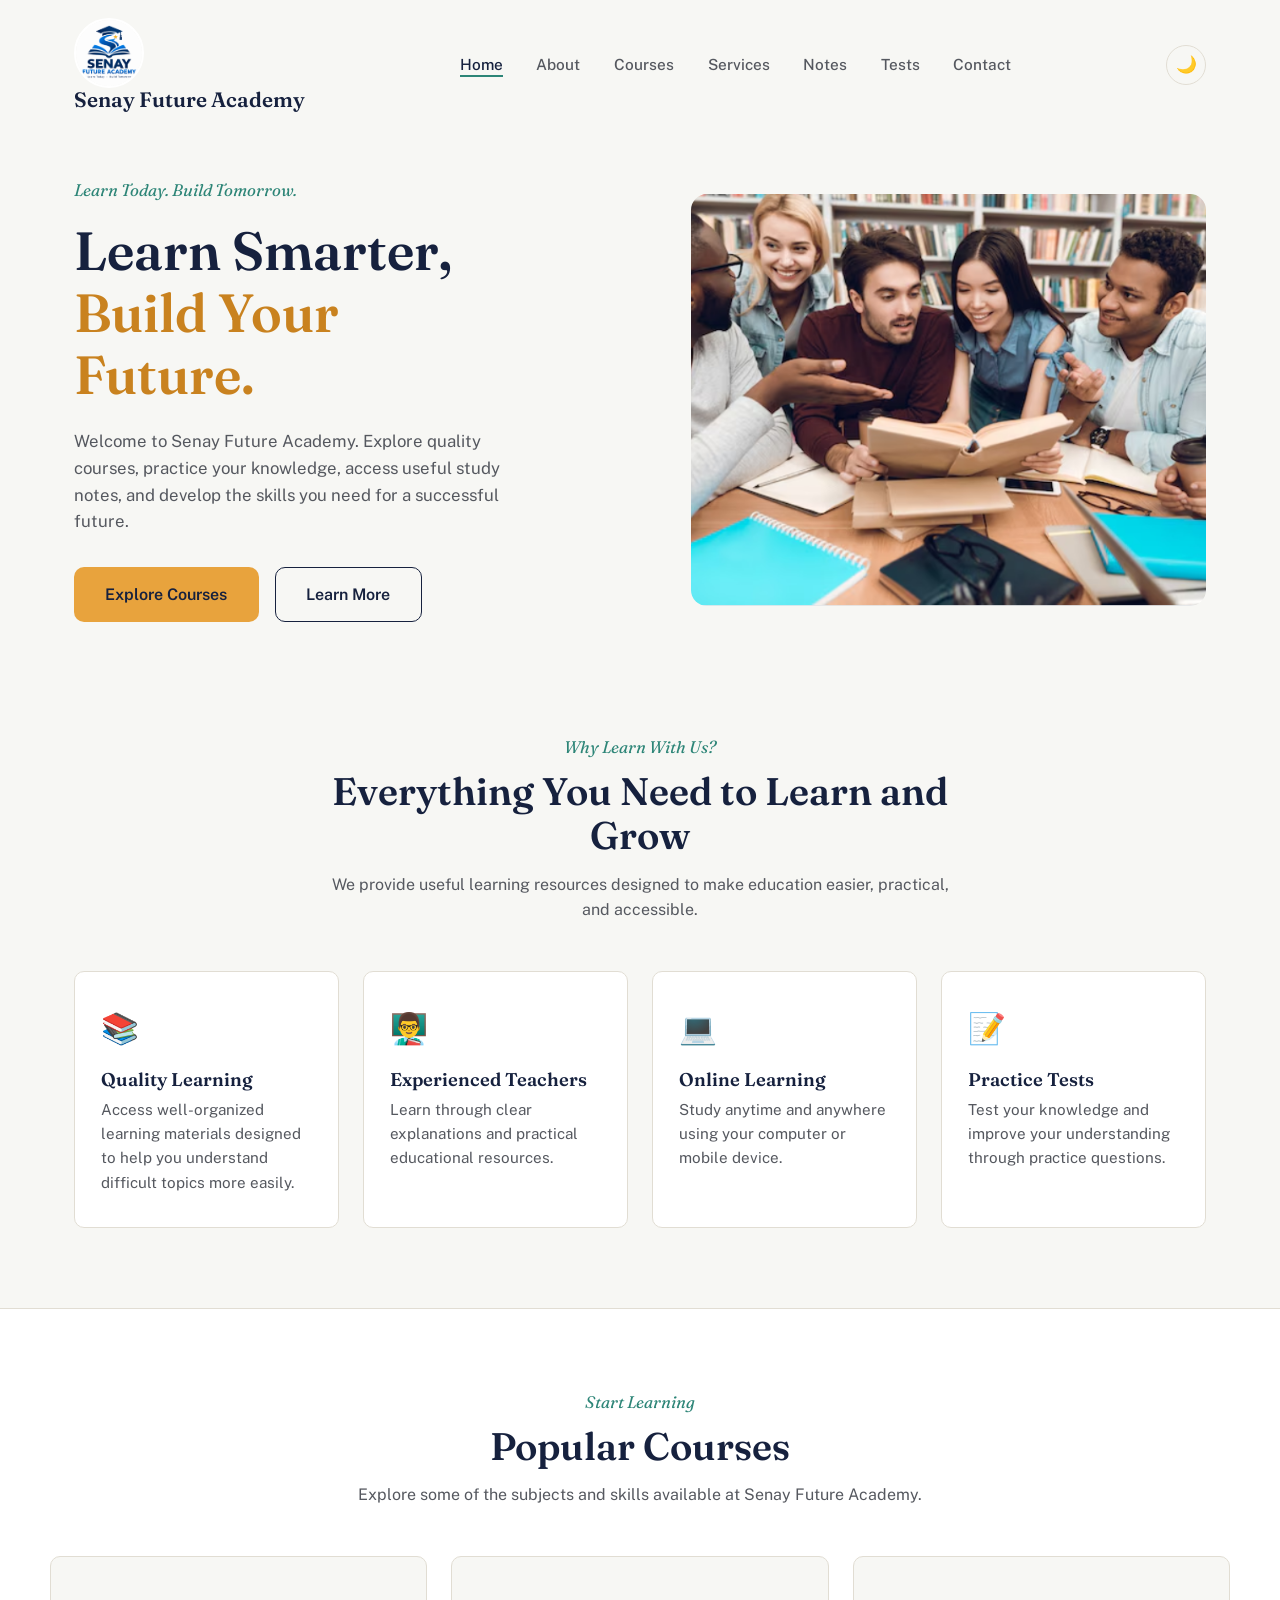
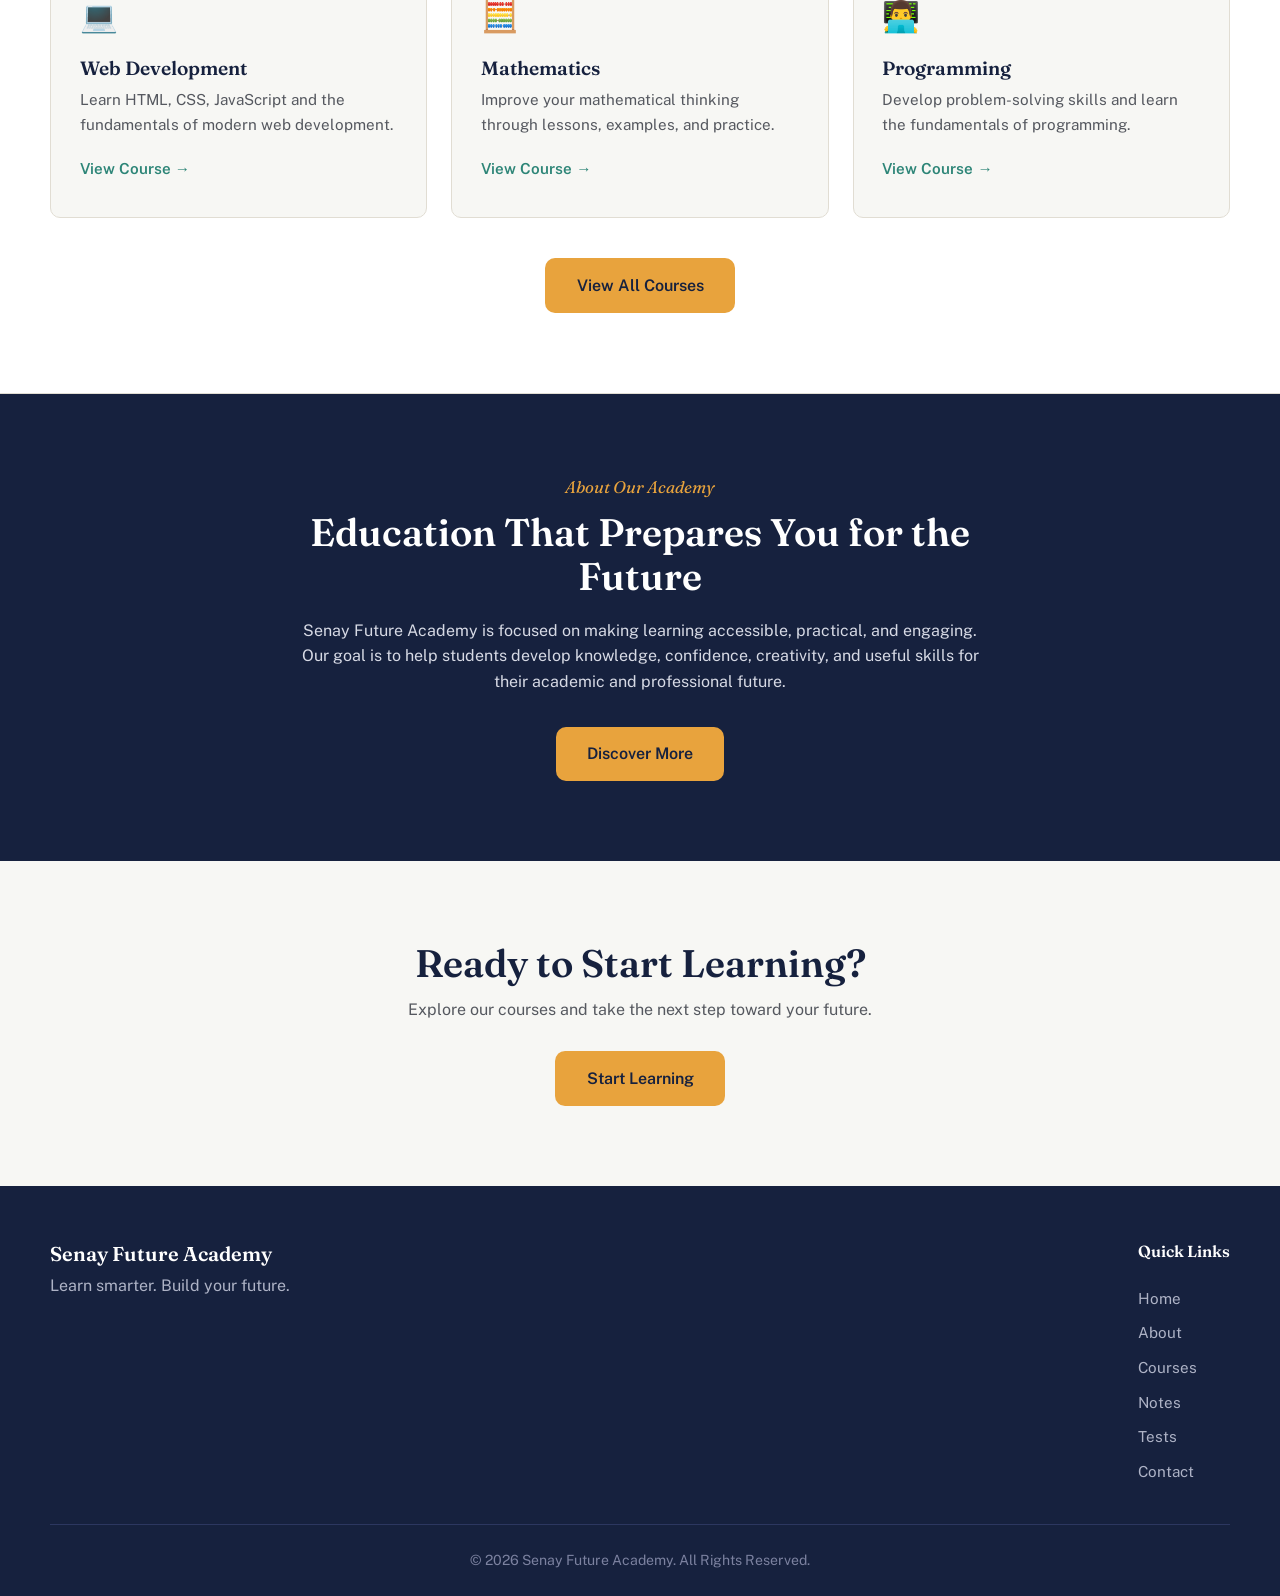
<file: index.html>
<!DOCTYPE html>
<html lang="en">

<head>
    <meta charset="UTF-8">
    <meta name="viewport" content="width=device-width, initial-scale=1.0">

    <title>Senay Future Academy | Learn. Grow. Succeed.</title>

    <meta name="description"
        content="Senay Future Academy provides quality education, online courses, study notes, and practice tests to help students build a successful future.">

    <link rel="stylesheet" href="style.css">
</head>

<body>

    <!-- ================= HEADER ================= -->
   

<header class="header">

    <!-- Logo -->
    <div class="logo">
    
        <img src="profile.png" alt="Senay Profile">
        <h2>Senay Future Academy</h2>
    
</div>


    <!-- Hamburger Button -->
    <button
        type="button"
        class="menu-toggle"
        id="menuToggle"
        aria-label="Open navigation menu"
        aria-expanded="false">
        ☰
    </button>


    <!-- Navigation -->
    <nav
        class="navbar"
        id="navbar"
        aria-label="Main Navigation">

        <ul>

            <li>
                <a href="index.html" class="active">
                    Home
                </a>
            </li>

            <li>
                <a href="about.html">
                    About
                </a>
            </li>

            <li>
                <a href="courses.html">
                    Courses
                </a>
            </li>

            <li>
                <a href="services.html">
                    Services
                </a>
            </li>

            <li>
                <a href="notes.html">
                    Notes
                </a>
            </li>

            <li>
                <a href="Testes.html">
                    Tests
                </a>
            </li>

            <li>
                <a href="contact.html">
                    Contact
                </a>
            </li>

        </ul>
    </nav>


    <!-- Dark Mode -->
    <button
        type="button"
        id="themeToggle"
        aria-label="Toggle dark mode"
        title="Toggle dark mode">
        🌙 
    </button>

</header>



    <!-- ================= HERO SECTION ================= -->
    <main>

        <section class="hero">

            <div class="hero-text">

                <span class="hero-tag">
                    Learn Today. Build Tomorrow.
                </span>

                <h1>
                    Learn Smarter,
                    <span>Build Your Future.</span>
                </h1>

                <p>
                    Welcome to Senay Future Academy. Explore quality
                    courses, practice your knowledge, access useful
                    study notes, and develop the skills you need
                    for a successful future.
                </p>

                <div class="hero-buttons">

                    <a href="courses.html" class="btn">
                        Explore Courses
                    </a>

                    <a href="about.html" class="btn secondary-btn">
                        Learn More
                    </a>

                </div>

            </div>


            <div class="hero-image">

                <img src="home.jpg"
                     alt="Students learning together">

            </div>

        </section>


        <!-- ================= FEATURES ================= -->
        <section class="features">

            <div class="section-heading">

                <span>Why Learn With Us?</span>

                <h2>
                    Everything You Need to Learn and Grow
                </h2>

                <p>
                    We provide useful learning resources designed
                    to make education easier, practical, and accessible.
                </p>

            </div>


            <div class="feature-container">

                <div class="feature-box">

                    <div class="feature-icon">
                        📚
                    </div>

                    <h3>Quality Learning</h3>

                    <p>
                        Access well-organized learning materials
                        designed to help you understand difficult
                        topics more easily.
                    </p>

                </div>


                <div class="feature-box">

                    <div class="feature-icon">
                        👨‍🏫
                    </div>

                    <h3>Experienced Teachers</h3>

                    <p>
                        Learn through clear explanations and
                        practical educational resources.
                    </p>

                </div>


                <div class="feature-box">

                    <div class="feature-icon">
                        💻
                    </div>

                    <h3>Online Learning</h3>

                    <p>
                        Study anytime and anywhere using your
                        computer or mobile device.
                    </p>

                </div>


                <div class="feature-box">

                    <div class="feature-icon">
                        📝
                    </div>

                    <h3>Practice Tests</h3>

                    <p>
                        Test your knowledge and improve your
                        understanding through practice questions.
                    </p>

                </div>

            </div>

        </section>


        <!-- ================= FEATURED COURSES ================= -->
        <section class="featured-courses">

            <div class="section-heading">

                <span>Start Learning</span>

                <h2>Popular Courses</h2>

                <p>
                    Explore some of the subjects and skills
                    available at Senay Future Academy.
                </p>

            </div>


            <div class="course-container">

                <article class="course-card">

                    <div class="course-icon">
                        💻
                    </div>

                    <h3>Web Development</h3>

                    <p>
                        Learn HTML, CSS, JavaScript and the
                        fundamentals of modern web development.
                    </p>

                    <a href="courses.html">
                        View Course →
                    </a>

                </article>


                <article class="course-card">

                    <div class="course-icon">
                        🧮
                    </div>

                    <h3>Mathematics</h3>

                    <p>
                        Improve your mathematical thinking
                        through lessons, examples, and practice.
                    </p>

                    <a href="courses.html">
                        View Course →
                    </a>

                </article>


                <article class="course-card">

                    <div class="course-icon">
                        👨‍💻
                    </div>

                    <h3>Programming</h3>

                    <p>
                        Develop problem-solving skills and learn
                        the fundamentals of programming.
                    </p>

                    <a href="courses.html">
                        View Course →
                    </a>

                </article>

            </div>


            <div class="center-button">

                <a href="courses.html" class="btn">
                    View All Courses
                </a>

            </div>

        </section>


        <!-- ================= ABOUT PREVIEW ================= -->
        <section class="about-preview">

            <div class="about-content">

                <span>About Our Academy</span>

                <h2>
                    Education That Prepares You for the Future
                </h2>

                <p>
                    Senay Future Academy is focused on making
                    learning accessible, practical, and engaging.
                    Our goal is to help students develop knowledge,
                    confidence, creativity, and useful skills for
                    their academic and professional future.
                </p>

                <a href="about.html" class="btn">
                    Discover More
                </a>

            </div>

        </section>


        <!-- ================= CALL TO ACTION ================= -->
        <section class="cta">

            <h2>
                Ready to Start Learning?
            </h2>

            <p>
                Explore our courses and take the next step
                toward your future.
            </p>

            <a href="courses.html" class="btn">
                Start Learning
            </a>

        </section>

    </main>


    <!-- ================= FOOTER ================= -->
    <footer class="footer">

        <div class="footer-content">

            <div class="footer-brand">

                <h2>Senay Future Academy</h2>

                <p>
                    Learn smarter. Build your future.
                </p>

            </div>


            <div class="footer-links">

                <h3>Quick Links</h3>

                <a href="index.html">Home</a>
                <a href="about.html">About</a>
                <a href="courses.html">Courses</a>
                <a href="Notes.html">Notes</a>
                <a href="testes.html">Tests</a>
                <a href="contact.html">Contact</a>

            </div>

        </div>


        <div class="footer-bottom">

            <p>
                &copy; 2026 Senay Future Academy.
                All Rights Reserved.
            </p>

        </div>

    </footer>


    <!-- JavaScript -->
    <script src="script.js"></script>

</body>

</html>
</file>
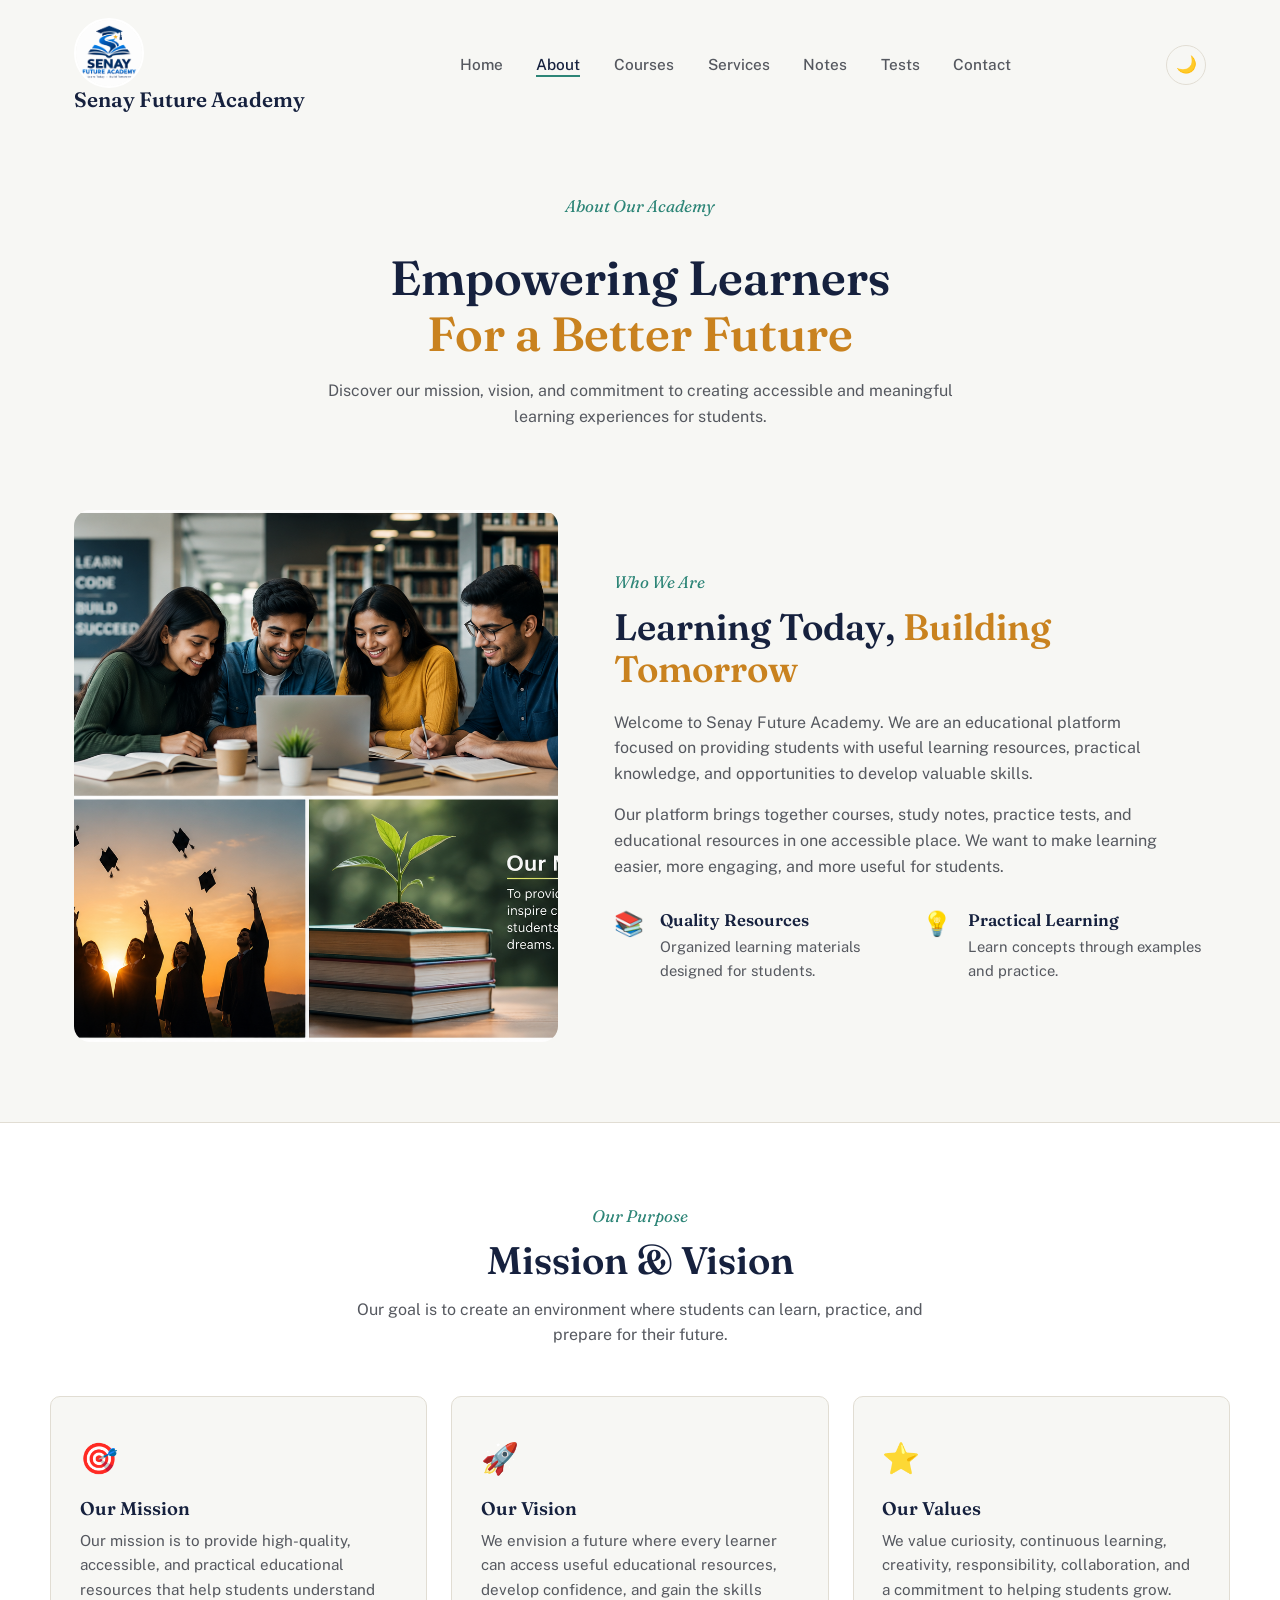
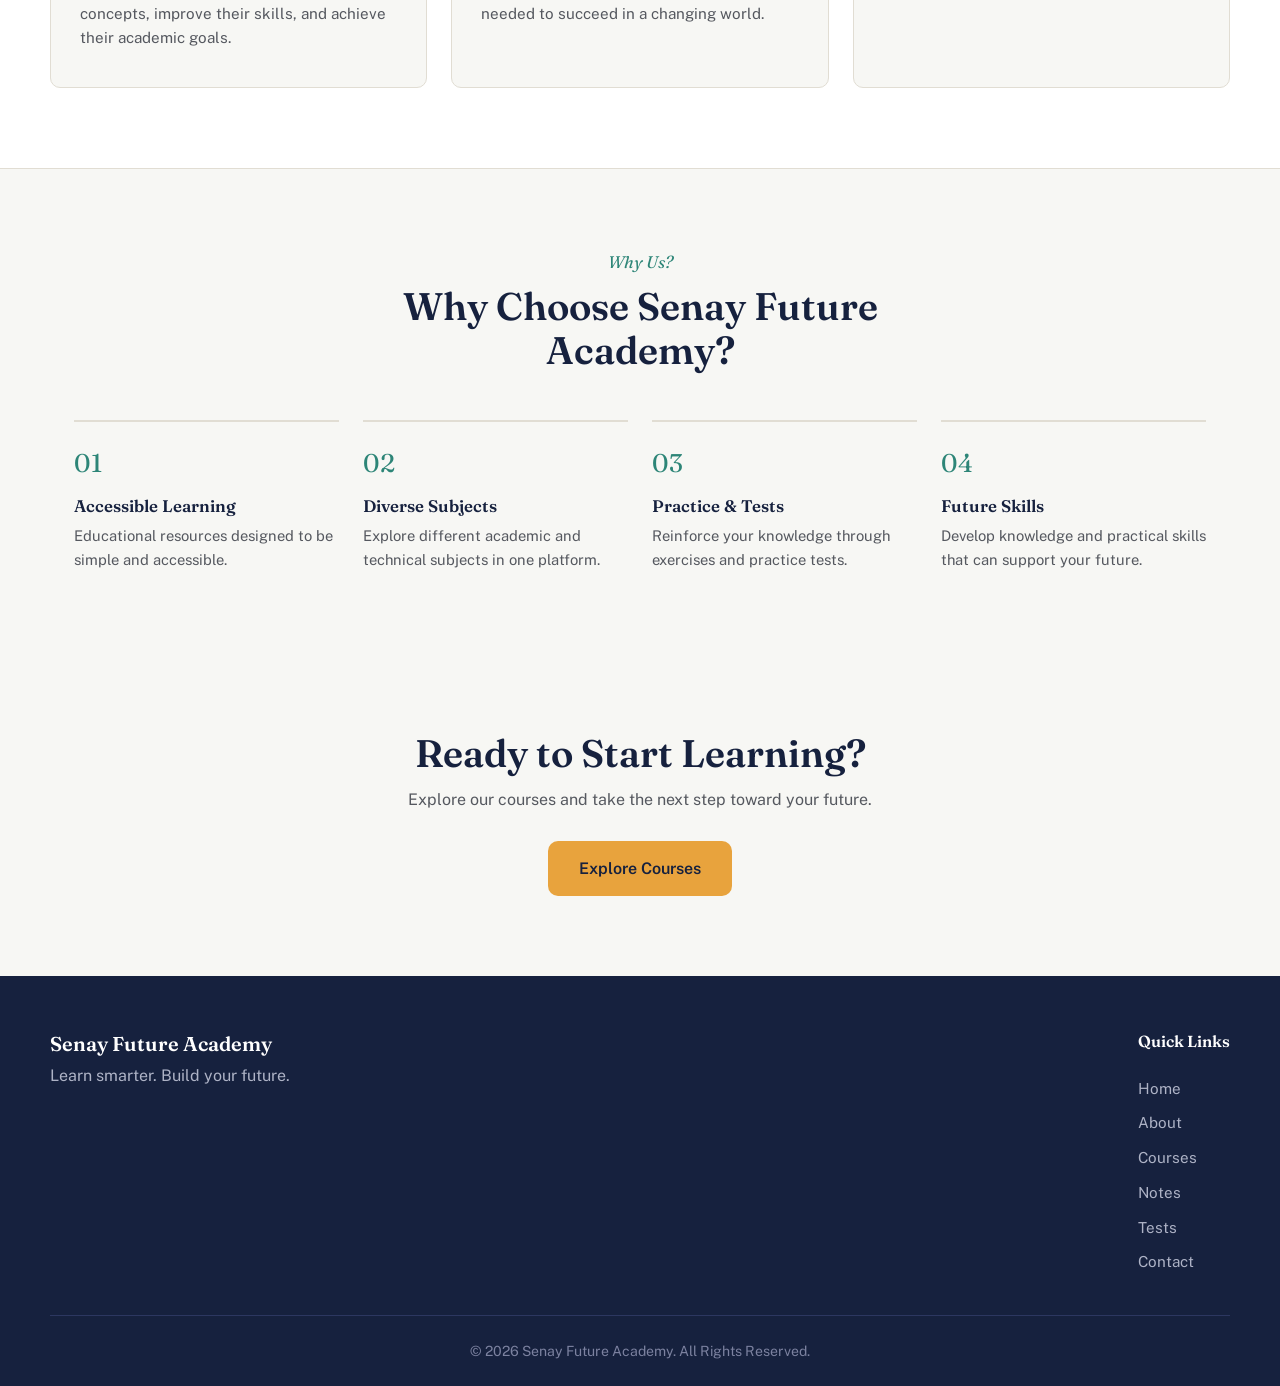
<file: about.html>
<!DOCTYPE html>
<html lang="en">

<head>

    <meta charset="UTF-8">

    <meta name="viewport"
          content="width=device-width, initial-scale=1.0">

    <title>About Us | Senay Future Academy</title>

    <meta name="description"
          content="Learn about Senay Future Academy, our mission, vision, values, and commitment to quality education.">

    <link rel="stylesheet" href="style.css">

</head>


<body>


    <!-- ================= HEADER ================= -->

   <header class="header">

    <!-- Logo -->
    <div class="logo">
        
            <img src="profile.png" alt="Senay Profile">
            <h2>Senay Future Academy</h2>
        
    </div>


    <!-- Hamburger Button -->
    <button
        class="menu-toggle"
        id="menuToggle"
        aria-label="Open navigation menu"
        aria-expanded="false">

        ☰

    </button>


    <!-- Navigation -->
    <nav
        class="navbar"
        id="navbar"
        aria-label="Main Navigation">

        <ul>

            <li>
                <a href="index.html" class="active">
                    Home
                </a>
            </li>

            <li>
                <a href="about.html">
                    About
                </a>
            </li>

            <li>
                <a href="courses.html">
                    Courses
                </a>
            </li>

            <li>
                <a href="services.html">
                    Services
                </a>
            </li>

            <li>
                <a href="Notes.html">
                    Notes
                </a>
            </li>

            <li>
                <a href="Testes.html">
                    Tests
                </a>
            </li>

            <li>
                <a href="contact.html">
                    Contact
                </a>
            </li>

        </ul>

    </nav>


    <!-- Dark Mode -->
    <button
        id="themeToggle"
        aria-label="Toggle dark mode"
        title="Toggle dark mode">

        🌙

    </button>

</header>



    <!-- ================= ABOUT HERO ================= -->

    <main>

        <section class="about-hero">

            <div class="about-hero-content">

                <span class="hero-tag">
                    About Our Academy
                </span>

                <h1>
                    Empowering Learners
                    <span>For a Better Future</span>
                </h1>

                <p>
                    Discover our mission, vision, and commitment
                    to creating accessible and meaningful learning
                    experiences for students.
                </p>

            </div>

        </section>



        <!-- ================= WHO WE ARE ================= -->

        <section class="about-main">

            <div class="about-image-wrapper">

                <img src="about.jpg"
                     alt="Students learning together"
                     class="about-image">

            </div>


            <div class="about-text">

                <span class="about-label">
                    Who We Are
                </span>

                <h2>
                    Learning Today,
                    <span>Building Tomorrow</span>
                </h2>

                <p>
                    Welcome to Senay Future Academy. We are an
                    educational platform focused on providing
                    students with useful learning resources,
                    practical knowledge, and opportunities to
                    develop valuable skills.
                </p>

                <p>
                    Our platform brings together courses, study
                    notes, practice tests, and educational
                    resources in one accessible place. We want
                    to make learning easier, more engaging, and
                    more useful for students.
                </p>


                <div class="about-highlights">

                    <div class="about-highlight">

                        <div class="highlight-icon">
                            📚
                        </div>

                        <div>

                            <h3>
                                Quality Resources
                            </h3>

                            <p>
                                Organized learning materials
                                designed for students.
                            </p>

                        </div>

                    </div>


                    <div class="about-highlight">

                        <div class="highlight-icon">
                            💡
                        </div>

                        <div>

                            <h3>
                                Practical Learning
                            </h3>

                            <p>
                                Learn concepts through examples
                                and practice.
                            </p>

                        </div>

                    </div>

                </div>

            </div>

        </section>



        <!-- ================= MISSION & VISION ================= -->

        <section class="mission-section">

            <div class="section-heading">

                <span>
                    Our Purpose
                </span>

                <h2>
                    Mission & Vision
                </h2>

                <p>
                    Our goal is to create an environment where
                    students can learn, practice, and prepare
                    for their future.
                </p>

            </div>


            <div class="mission-container">


                <!-- Mission -->

                <article class="mission-card">

                    <div class="mission-icon">
                        🎯
                    </div>

                    <h3>
                        Our Mission
                    </h3>

                    <p>
                        Our mission is to provide high-quality,
                        accessible, and practical educational
                        resources that help students understand
                        concepts, improve their skills, and
                        achieve their academic goals.
                    </p>

                </article>


                <!-- Vision -->

                <article class="mission-card">

                    <div class="mission-icon">
                        🚀
                    </div>

                    <h3>
                        Our Vision
                    </h3>

                    <p>
                        We envision a future where every learner
                        can access useful educational resources,
                        develop confidence, and gain the skills
                        needed to succeed in a changing world.
                    </p>

                </article>


                <!-- Values -->

                <article class="mission-card">

                    <div class="mission-icon">
                        ⭐
                    </div>

                    <h3>
                        Our Values
                    </h3>

                    <p>
                        We value curiosity, continuous learning,
                        creativity, responsibility, collaboration,
                        and a commitment to helping students grow.
                    </p>

                </article>

            </div>

        </section>



        <!-- ================= WHY CHOOSE US ================= -->

        <section class="about-benefits">

            <div class="section-heading">

                <span>
                    Why Us?
                </span>

                <h2>
                    Why Choose Senay Future Academy?
                </h2>

            </div>


            <div class="benefits-grid">


                <div class="benefit-item">

                    <span>01</span>

                    <h3>
                        Accessible Learning
                    </h3>

                    <p>
                        Educational resources designed to be
                        simple and accessible.
                    </p>

                </div>


                <div class="benefit-item">

                    <span>02</span>

                    <h3>
                        Diverse Subjects
                    </h3>

                    <p>
                        Explore different academic and technical
                        subjects in one platform.
                    </p>

                </div>


                <div class="benefit-item">

                    <span>03</span>

                    <h3>
                        Practice & Tests
                    </h3>

                    <p>
                        Reinforce your knowledge through
                        exercises and practice tests.
                    </p>

                </div>


                <div class="benefit-item">

                    <span>04</span>

                    <h3>
                        Future Skills
                    </h3>

                    <p>
                        Develop knowledge and practical skills
                        that can support your future.
                    </p>

                </div>

            </div>

        </section>



        <!-- ================= CTA ================= -->

        <section class="cta">

            <h2>
                Ready to Start Learning?
            </h2>

            <p>
                Explore our courses and take the next step
                toward your future.
            </p>

            <a href="courses.html"
               class="btn">

                Explore Courses

            </a>

        </section>

    </main>



    <!-- ================= FOOTER ================= -->

    <footer class="footer">

        <div class="footer-content">


            <div class="footer-brand">

                <h2>
                    Senay Future Academy
                </h2>

                <p>
                    Learn smarter. Build your future.
                </p>

            </div>


            <div class="footer-links">

                <h3>
                    Quick Links
                </h3>

                <a href="index.html">
                    Home
                </a>

                <a href="about.html">
                    About
                </a>

                <a href="courses.html">
                    Courses
                </a>

                <a href="Notes.html">
                    Notes
                </a>

                <a href="tests.html">
                    Tests
                </a>

                <a href="contact.html">
                    Contact
                </a>

            </div>

        </div>


        <div class="footer-bottom">

            <p>
                &copy; 2026 Senay Future Academy.
                All Rights Reserved.
            </p>

        </div>

    </footer>



    <!-- JavaScript -->

    <script src="script.js"></script>

</body>

</html>
</file>
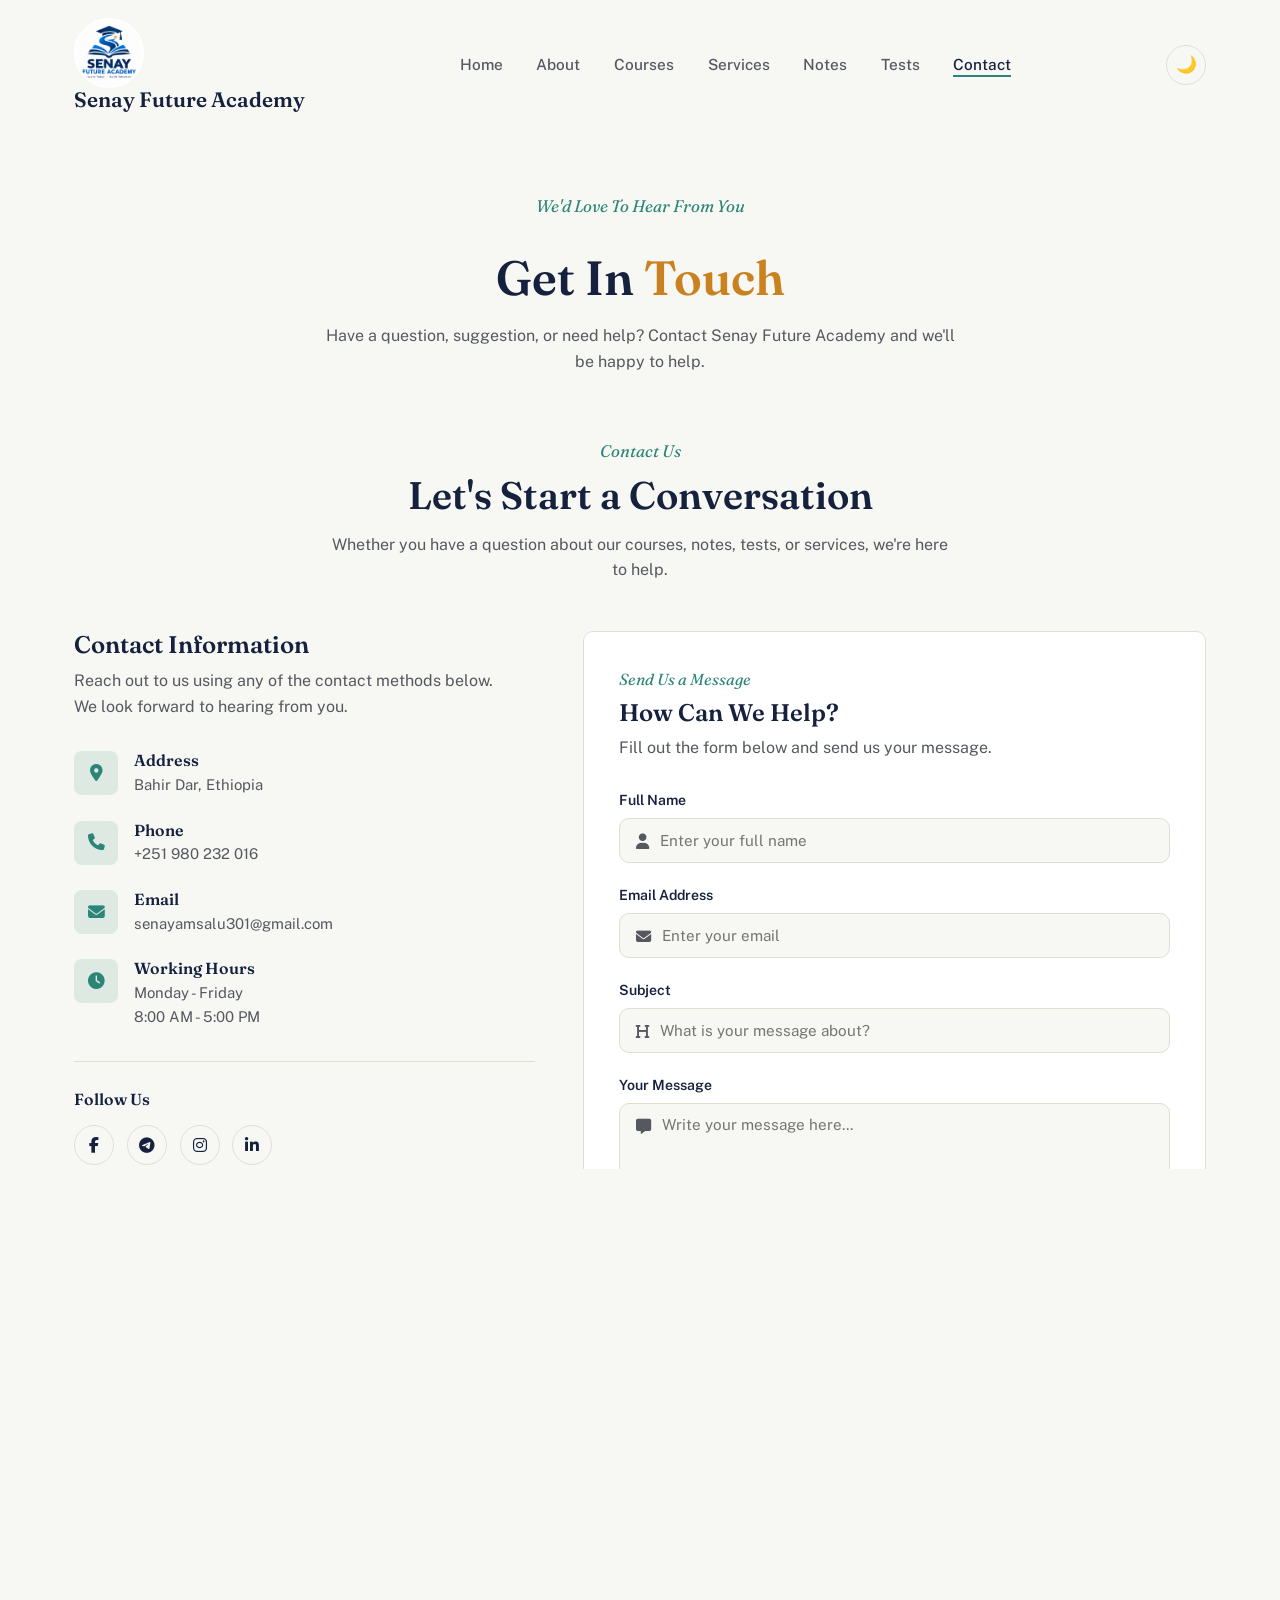
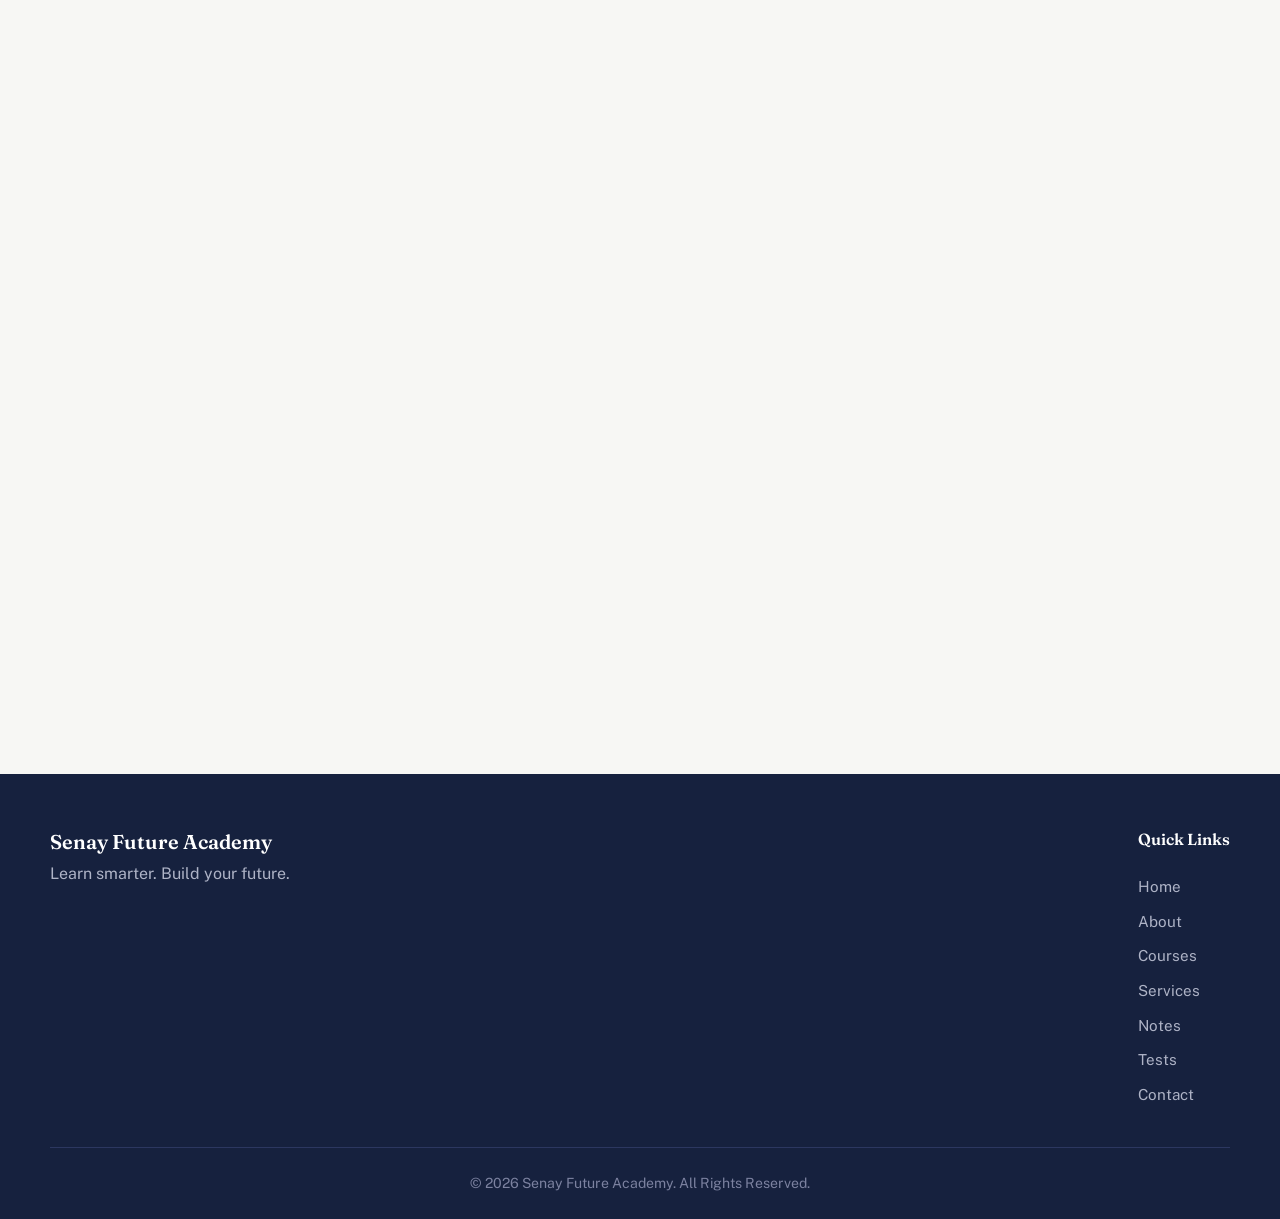
<file: contact.html>
<!DOCTYPE html>
<html lang="en">

<head>

    <meta charset="UTF-8">

    <meta name="viewport"
          content="width=device-width, initial-scale=1.0">

    <title>Contact Us | Senay Future Academy</title>

    <meta name="description"
          content="Contact Senay Future Academy for questions, support, courses, and educational information.">

    <!-- Main CSS -->
    <link rel="stylesheet" href="style.css">

    <!-- Font Awesome -->
    <link rel="stylesheet"
          href="https://cdnjs.cloudflare.com/ajax/libs/font-awesome/6.6.0/css/all.min.css">

</head>


<body>


    <!-- ================= HEADER ================= -->

   <header class="header">

    <!-- Logo -->
    <div class="logo">
        
            <img src="profile.png" alt="Senay Profile">
            <h2>Senay Future Academy</h2>
        
    </div>


    <!-- Hamburger Button -->
    <button
        class="menu-toggle"
        id="menuToggle"
        aria-label="Open navigation menu"
        aria-expanded="false">

        ☰

    </button>


    <!-- Navigation -->
    <nav
        class="navbar"
        id="navbar"
        aria-label="Main Navigation">

        <ul>

            <li>
                <a href="index.html" class="active">
                    Home
                </a>
            </li>

            <li>
                <a href="about.html">
                    About
                </a>
            </li>

            <li>
                <a href="courses.html">
                    Courses
                </a>
            </li>

            <li>
                <a href="services.html">
                    Services
                </a>
            </li>

            <li>
                <a href="Notes.html">
                    Notes
                </a>
            </li>

            <li>
                <a href="Testes.html">
                    Tests
                </a>
            </li>

            <li>
                <a href="contact.html">
                    Contact
                </a>
            </li>

        </ul>

    </nav>


    <!-- Dark Mode -->
    <button
        id="themeToggle"
        aria-label="Toggle dark mode"
        title="Toggle dark mode">

        🌙

    </button>

</header>



    <!-- ================= MAIN ================= -->

    <main>


        <!-- ================= HERO ================= -->

        <section class="contact-hero">

            <div class="contact-hero-content">

                <span class="hero-tag">
                    We'd Love To Hear From You
                </span>

                <h1>
                    Get In
                    <span>Touch</span>
                </h1>

                <p>
                    Have a question, suggestion, or need help?
                    Contact Senay Future Academy and we'll be
                    happy to help.
                </p>

            </div>

        </section>



        <!-- ================= CONTACT SECTION ================= -->

        <section class="contact-section">


            <div class="section-heading">

                <span>
                    Contact Us
                </span>

                <h2>
                    Let's Start a Conversation
                </h2>

                <p>
                    Whether you have a question about our courses,
                    notes, tests, or services, we're here to help.
                </p>

            </div>



            <div class="contact-grid">


                <!-- ================= CONTACT INFORMATION ================= -->

                <div class="contact-info">

                    <h2>
                        Contact Information
                    </h2>

                    <p class="contact-description">
                        Reach out to us using any of the contact
                        methods below. We look forward to hearing
                        from you.
                    </p>



                    <!-- Address -->

                    <div class="info-box">

                        <div class="info-icon">

                            <i class="fa-solid fa-location-dot"></i>

                        </div>

                        <div>

                            <h3>
                                Address
                            </h3>

                            <p>
                                Bahir Dar, Ethiopia
                            </p>

                        </div>

                    </div>



                    <!-- Phone -->

                    <div class="info-box">

                        <div class="info-icon">

                            <i class="fa-solid fa-phone"></i>

                        </div>

                        <div>

                            <h3>
                                Phone
                            </h3>
<p>
    <a href="tel:+251980232016">
        +251 980 232 016
    </a>
</p>

                        </div>

                    </div>



                    <!-- Email -->

                    <div class="info-box">

                        <div class="info-icon">

                            <i class="fa-solid fa-envelope"></i>

                        </div>

                        <div>

                            <h3>
                                Email
                            </h3>

                            <p>
    <a href="mailto:senayamsalu301@gmail.com">
        senayamsalu301@gmail.com
    </a>
</p>

                        </div>

                    </div>



                    <!-- Working Hours -->

                    <div class="info-box">

                        <div class="info-icon">

                            <i class="fa-solid fa-clock"></i>

                        </div>

                        <div>

                            <h3>
                                Working Hours
                            </h3>

                            <p>
                                Monday - Friday<br>
                                8:00 AM - 5:00 PM
                            </p>

                        </div>

                    </div>



                    <!-- Social Media -->

                    <div class="social-links">

                        <h3>
                            Follow Us
                        </h3>

                        <div>

                            <a href="https://www.facebook.com/senay.amsalu.1"
                               aria-label="Facebook">

                                <i class="fa-brands fa-facebook-f"></i>

                            </a>

                            <a href="https://t.me/senay1216"
                               aria-label="Telegram">

                                <i class="fa-brands fa-telegram"></i>

                            </a>

                            <a href="https://www.instagram.com/senay.2112?stkn=ZW4wbnVha3ZhZjJu"
                               aria-label="Instagram">

                                <i class="fa-brands fa-instagram"></i>

                            </a>

                            <a href="#"
                               aria-label="LinkedIn">

                                <i class="fa-brands fa-linkedin-in"></i>

                            </a>

                        </div>

                    </div>

                </div>



                <!-- ================= CONTACT FORM ================= -->

                <div class="contact-form">

                    <div class="form-heading">

                        <span>
                            Send Us a Message
                        </span>

                        <h2>
                            How Can We Help?
                        </h2>

                        <p>
                            Fill out the form below and send us
                            your message.
                        </p>

                    </div>


                    <form
    id="contactForm"
    action="https://formspree.io/f/xaeqqbly"
    method="POST">


                        <!-- Name -->

                        <div class="form-group">

                            <label for="fullName">
                                Full Name
                            </label>

                            <div class="input-box">

                                <i class="fa-solid fa-user"></i>

                                <input
                                    type="text"
                                    id="fullName"
                                    name="fullName"
                                    placeholder="Enter your full name"
                                    required>

                            </div>

                        </div>



                        <!-- Email -->

                        <div class="form-group">

                            <label for="email">
                                Email Address
                            </label>

                            <div class="input-box">

                                <i class="fa-solid fa-envelope"></i>

                                <input
                                    type="email"
                                    id="email"
                                    name="email"
                                    placeholder="Enter your email"
                                    required>

                            </div>

                        </div>



                        <!-- Subject -->

                        <div class="form-group">

                            <label for="subject">
                                Subject
                            </label>

                            <div class="input-box">

                                <i class="fa-solid fa-heading"></i>

                                <input
                                    type="text"
                                    id="subject"
                                    name="subject"
                                    placeholder="What is your message about?">

                            </div>

                        </div>



                        <!-- Message -->

                        <div class="form-group">

                            <label for="message">
                                Your Message
                            </label>

                            <div class="textarea-box">

                                <i class="fa-solid fa-message"></i>

                                <textarea
                                    id="message"
                                    name="message"
                                    rows="6"
                                    placeholder="Write your message here..."
                                    required></textarea>

                            </div>

                        </div>



                        <!-- Submit -->

                        <button type="submit"
                                class="send-message">

                            <span>
                                Send Message
                            </span>

                            <i class="fa-solid fa-paper-plane"></i>

                        </button>


                        <!-- Form Message -->

                        <p id="formMessage"
                           class="form-message">
                        </p>

                    </form>

                </div>

            </div>

        </section>



        <!-- ================= MAP ================= -->

        <section class="map-section">

            <div class="section-heading">

                <span>
                    Our Location
                </span>

                <h2>
                    Find Us
                </h2>

            </div>
<div class="map-container">
    <iframe 
        src="https://www.google.com/maps?q=Bahir%20Dar%20Institute%20of%20Technology&output=embed"
        loading="lazy"
        title="Senay Future Academy location">
    </iframe>
</div>

            


</div> </section> <!-- ================= CTA ================= --> <section class="cta"> <h2> Ready to Start Learning? </h2> <p> Explore our courses and take the next step toward achieving your educational goals. </p> <a href="courses.html" class="btn"> Explore Courses </a> </section> </main> <!-- ================= FOOTER ================= --> <footer class="footer"> <div class="footer-content"> <div class="footer-brand"> <h2> Senay Future Academy </h2> <p> Learn smarter. Build your future. </p> </div> <div class="footer-links"> <h3> Quick Links </h3> <a href="index.html"> Home </a> <a href="about.html"> About </a> <a href="courses.html"> Courses </a> <a href="service.html"> Services </a> <a href="Notes.html"> Notes </a> <a href="tests.html"> Tests </a> <a href="contact.html"> Contact </a> </div> </div> <div class="footer-bottom"> <p> &copy; 2026 Senay Future Academy. All Rights Reserved. </p> </div> </footer> 
<!-- JavaScript --> <script src="script.js"></script> 

</div></body> </html>
</file>
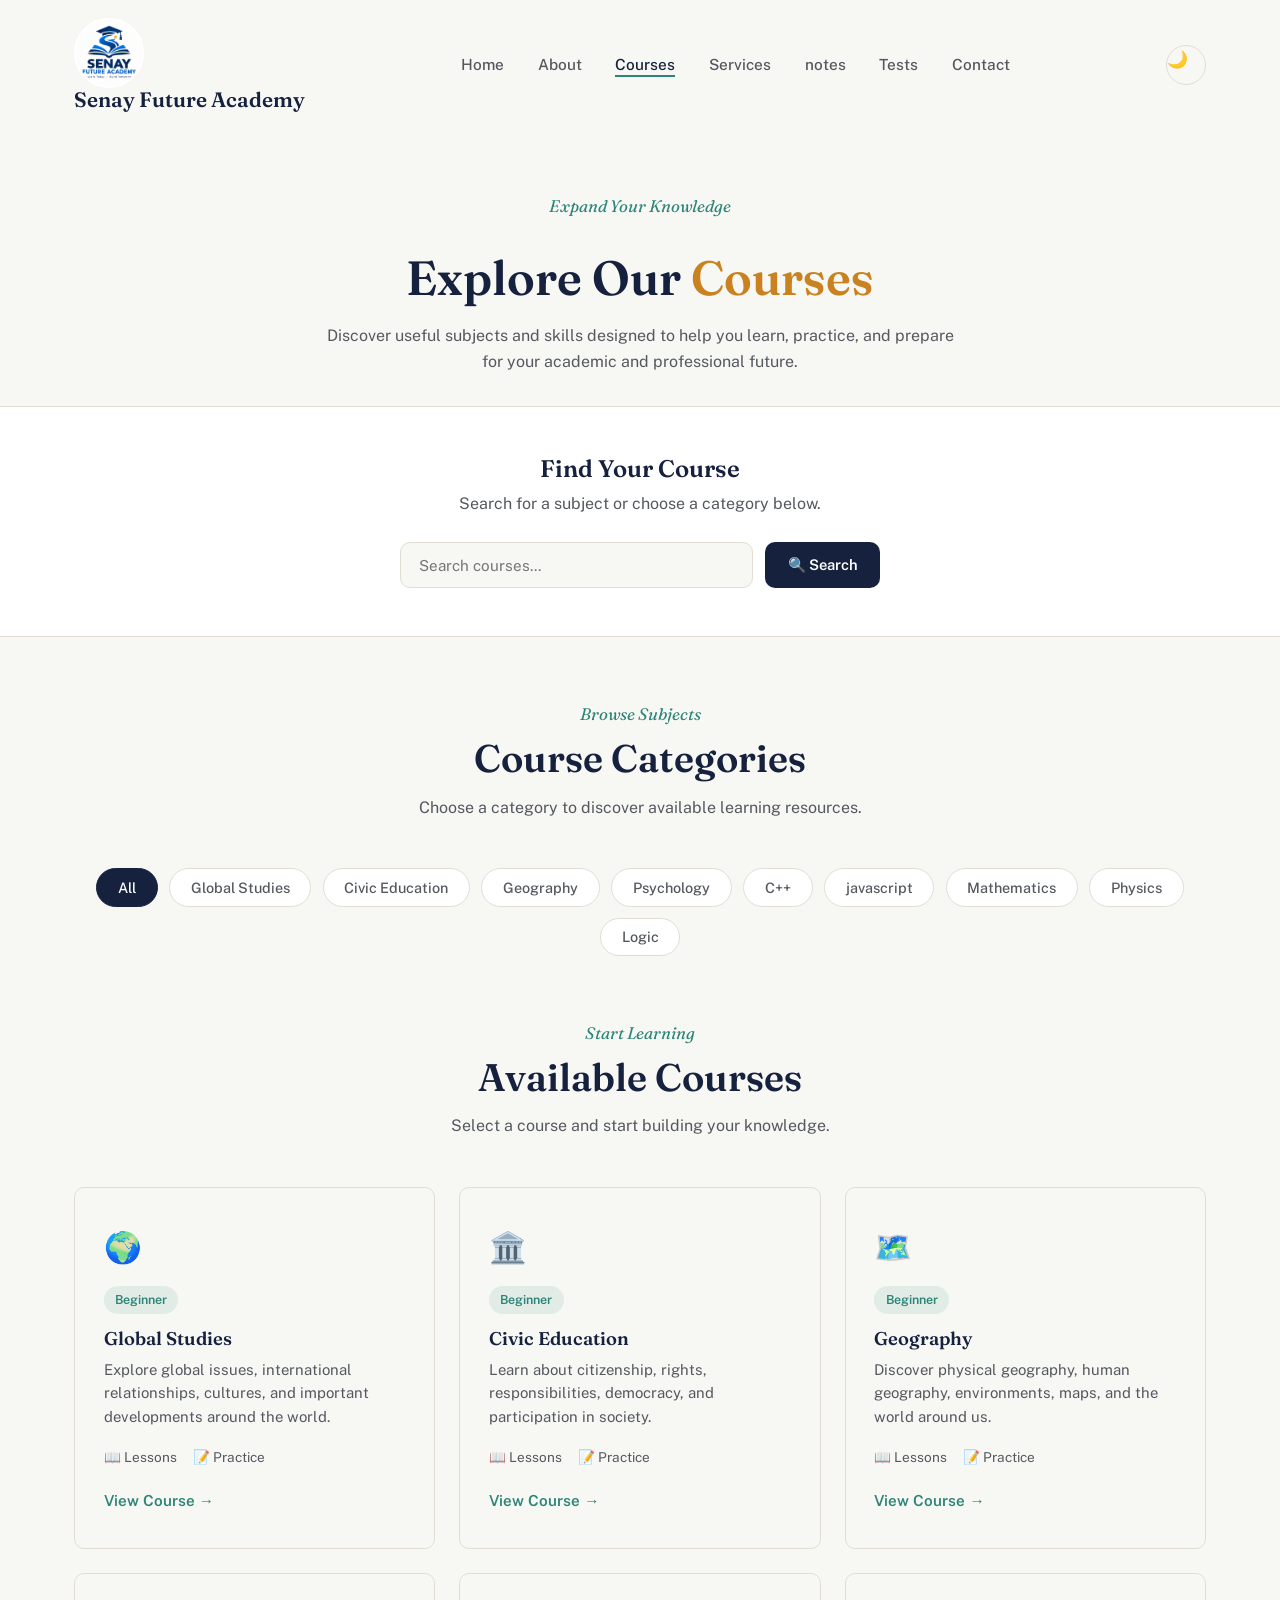
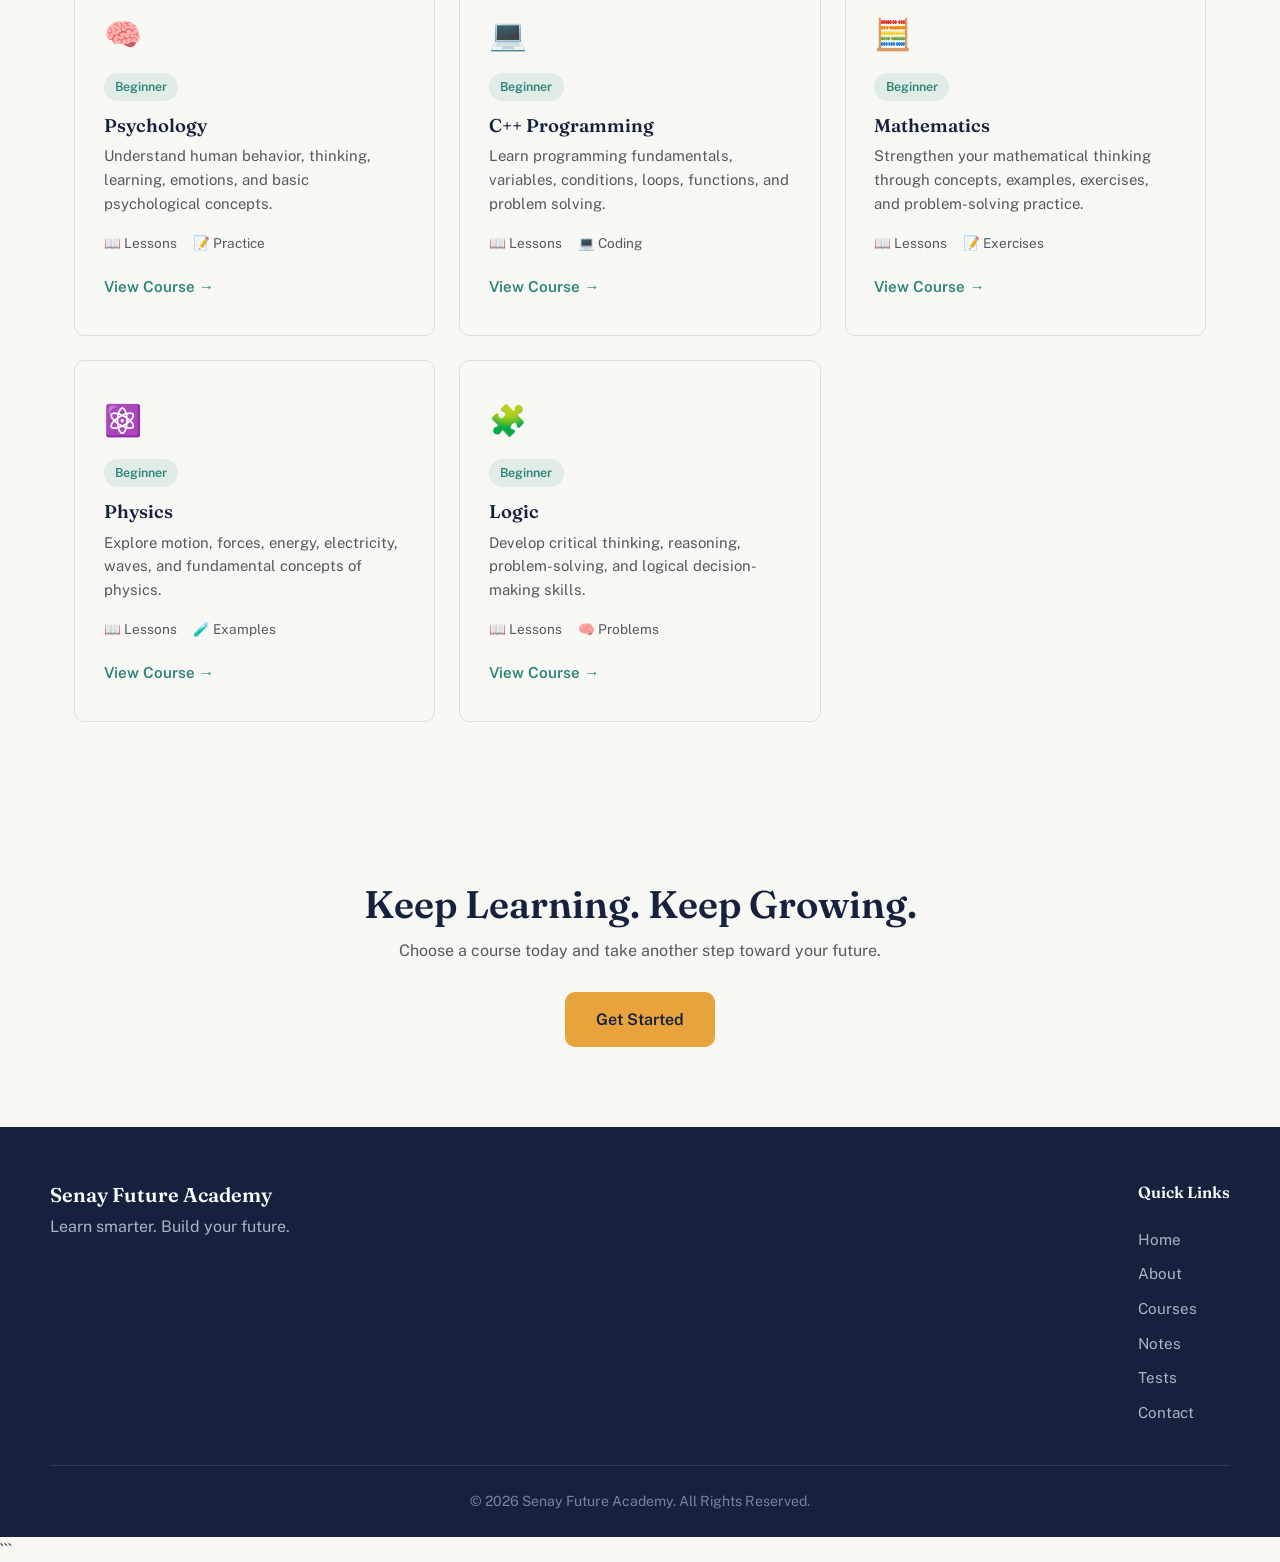
<file: courses.html>
<!DOCTYPE html>
<html lang="en">

<head>
    <meta charset="UTF-8">
    <meta name="viewport" content="width=device-width, initial-scale=1.0">

    <title>Courses | Senay Future Academy</title>

    <meta name="description"
        content="Explore courses at Senay Future Academy and develop knowledge and skills for your future.">

    <!-- Shared CSS -->
    <link rel="stylesheet" href="style.css">
</head>

<body>

    <!-- ================= HEADER ================= -->

    <header class="header">

    <!-- Logo -->
    <div class="logo">
        
            <img src="profile.png" alt="Senay Profile">
            <h2>Senay Future Academy</h2>
        
    </div>


    <!-- Hamburger Button -->
    <button
        class="menu-toggle"
        id="menuToggle"
        aria-label="Open navigation menu"
        aria-expanded="false">

        ☰

    </button>


    <!-- Navigation -->
    <nav
        class="navbar"
        id="navbar"
        aria-label="Main Navigation">

        <ul>

            <li>
                <a href="index.html" class="active">
                    Home
                </a>
            </li>

            <li>
                <a href="about.html">
                    About
                </a>
            </li>

            <li>
                <a href="courses.html">
                    Courses
                </a>
            </li>

            <li>
                <a href="services.html">
                    Services
                </a>
            </li>

            <li>
                <a href="notes.html">
                    notes
                </a>
            </li>

            <li>
                <a href="Testes.html">
                    Tests
                </a>
            </li>

            <li>
                <a href="contact.html">
                    Contact
                </a>
            </li>

        </ul>

    </nav>


    <!-- Dark Mode -->
    <butto
        id="themeToggle"
        aria-label="Toggle dark mode"
        title="Toggle dark mode">

        🌙

    </button>

</header>


    <!-- ================= COURSES HERO ================= -->

    <main>

        <section class="courses-hero">

            <div class="courses-hero-content">

                <span class="hero-tag">
                    Expand Your Knowledge
                </span>

                <h1>
                    Explore Our
                    <span>Courses</span>
                </h1>

                <p>
                    Discover useful subjects and skills designed
                    to help you learn, practice, and prepare for
                    your academic and professional future.
                </p>

            </div>

        </section>


        <!-- ================= SEARCH ================= -->

        <section class="course-search">

            <div class="search-container">

                <h2>Find Your Course</h2>

                <p>
                    Search for a subject or choose a category below.
                </p>

                <div class="search-box">

                    <input
                        type="text"
                        id="notesSearch"
                        placeholder="Search courses..."
                        aria-label="Search study notes">

                        
                    <button type="button" id="searchButton">
                        🔍 Search
                    </button>

                </div>

            </div>

        </section>


        <!-- ================= CATEGORIES ================= -->

        <section class="categories-section">

            <div class="section-heading">

                <span>Browse Subjects</span>

                <h2>Course Categories</h2>

                <p>
                    Choose a category to discover available
                    learning resources.
                </p>

            </div>


            <div class="category-buttons">

                <button class="category-btn active"
                        data-category="all">
                    All
                </button>

                <button class="category-btn"
                        data-category="global">
                    Global Studies
                </button>

                <button class="category-btn"
                        data-category="civic">
                    Civic Education
                </button>

                <button class="category-btn"
                        data-category="geography">
                    Geography
                </button>

                <button class="category-btn"
                        data-category="psychology">
                    Psychology
                </button>

                <button class="category-btn"
                        data-category="programming">
                    C++
                </button>
                 <button class="category-btn"
                        data-category="javascrit">
                    javascript
                </button>

                <button class="category-btn"
                        data-category="mathematics">
                    Mathematics
                </button>

                <button class="category-btn"
                        data-category="physics">
                    Physics
                </button>

                <button class="category-btn"
                        data-category="logic">
                    Logic
                </button>

            </div>

        </section>


        <!-- ================= COURSE CARDS ================= -->

        <section class="courses-list">

            <div class="section-heading">

                <span>Start Learning</span>

                <h2>Available Courses</h2>

                <p>
                    Select a course and start building your knowledge.
                </p>

            </div>


            <div class="course-grid">


                <!-- Global Studies -->

                <article class="course-card"
                         data-category="global"
                         data-title="Global Studies">

                    <div class="course-card-icon">
                        🌍
                    </div>

                    <span class="course-level">
                        Beginner
                    </span>

                    <h3>Global Studies</h3>

                    <p>
                        Explore global issues, international
                        relationships, cultures, and important
                        developments around the world.
                    </p>

                    <div class="course-info">
                        <span>📖 Lessons</span>
                        <span>📝 Practice</span>
                    </div>

                    <a href="#" class="course-link">
                        View Course →
                    </a>

                </article>


                <!-- Civic -->

                <article class="course-card"
                         data-category="civic"
                         data-title="Civic Education">

                    <div class="course-card-icon">
                        🏛️
                    </div>

                    <span class="course-level">
                        Beginner
                    </span>

                    <h3>Civic Education</h3>

                    <p>
                        Learn about citizenship, rights,
                        responsibilities, democracy, and
                        participation in society.
                    </p>

                    <div class="course-info">
                        <span>📖 Lessons</span>
                        <span>📝 Practice</span>
                    </div>

                    <a href="#" class="course-link">
                        View Course →
                    </a>

                </article>


                <!-- Geography -->

                <article class="course-card"
                         data-category="geography"
                         data-title="Geography">

                    <div class="course-card-icon">
                        🗺️
                    </div>

                    <span class="course-level">
                        Beginner
                    </span>

                    <h3>Geography</h3>

                    <p>
                        Discover physical geography, human
                        geography, environments, maps, and
                        the world around us.
                    </p>

                    <div class="course-info">
                        <span>📖 Lessons</span>
                        <span>📝 Practice</span>
                    </div>

                    <a href="#" class="course-link">
                        View Course →
                    </a>

                </article>


                <!-- Psychology -->

                <article class="course-card"
                         data-category="psychology"
                         data-title="Psychology">

                    <div class="course-card-icon">
                        🧠
                    </div>

                    <span class="course-level">
                        Beginner
                    </span>

                    <h3>Psychology</h3>

                    <p>
                        Understand human behavior, thinking,
                        learning, emotions, and basic
                        psychological concepts.
                    </p>

                    <div class="course-info">
                        <span>📖 Lessons</span>
                        <span>📝 Practice</span>
                    </div>

                    <a href="#" class="course-link">
                        View Course →
                    </a>

                </article>


                <!-- C++ -->

                <article class="course-card"
                         data-category="programming"
                         data-title="C++ Programming">

                    <div class="course-card-icon">
                        💻
                    </div>

                    <span class="course-level">
                        Beginner
                    </span>

                    <h3>C++ Programming</h3>

                    <p>
                        Learn programming fundamentals,
                        variables, conditions, loops,
                        functions, and problem solving.
                    </p>

                    <div class="course-info">
                        <span>📖 Lessons</span>
                        <span>💻 Coding</span>
                    </div>

                    <a href="#" class="course-link">
                        View Course →
                    </a>

                </article>


                <!-- Mathematics -->

                <article class="course-card"
                         data-category="mathematics"
                         data-title="Mathematics">

                    <div class="course-card-icon">
                        🧮
                    </div>

                    <span class="course-level">
                        Beginner
                    </span>

                    <h3>Mathematics</h3>

                    <p>
                        Strengthen your mathematical thinking
                        through concepts, examples, exercises,
                        and problem-solving practice.
                    </p>

                    <div class="course-info">
                        <span>📖 Lessons</span>
                        <span>📝 Exercises</span>
                    </div>

                    <a href="#" class="course-link">
                        View Course →
                    </a>

                </article>


                <!-- Physics -->

                <article class="course-card"
                         data-category="physics"
                         data-title="Physics">

                    <div class="course-card-icon">
                        ⚛️
                    </div>

                    <span class="course-level">
                        Beginner
                    </span>

                    <h3>Physics</h3>

                    <p>
                        Explore motion, forces, energy,
                        electricity, waves, and fundamental
                        concepts of physics.
                    </p>

                    <div class="course-info">
                        <span>📖 Lessons</span>
                        <span>🧪 Examples</span>
                    </div>

                    <a href="#" class="course-link">
                        View Course →
                    </a>

                </article>


                <!-- Logic -->

                <article class="course-card"
                         data-category="logic"
                         data-title="Logic">

                    <div class="course-card-icon">
                        🧩
                    </div>

                    <span class="course-level">
                        Beginner
                    </span>

                    <h3>Logic</h3>

                    <p>
                        Develop critical thinking, reasoning,
                        problem-solving, and logical decision-making
                        skills.
                    </p>

                    <div class="course-info">
                        <span>📖 Lessons</span>
                        <span>🧠 Problems</span>
                    </div>

                    <a href="#" class="course-link">
                        View Course →
                    </a>

                </article>


            </div>


            <!-- No Results -->

            <div id="noCourses"
                 class="no-courses"
                 style="display: none;">

                <div>
                    🔍
                </div>

                <h3>No courses found</h3>

                <p>
                    Try another search or select a different category.
                </p>

            </div>

        </section>


        <!-- ================= CTA ================= -->

        <section class="cta">

            <h2>
                Keep Learning. Keep Growing.
            </h2>

            <p>
                Choose a course today and take another step
                toward your future.
            </p>

            <a href="contact.html" class="btn">
                Get Started
            </a>

        </section>

    </main>


    <!-- ================= FOOTER ================= -->

    <footer class="footer">

        <div class="footer-content">

            <div class="footer-brand">

                <h2>Senay Future Academy</h2>

                <p>
                    Learn smarter. Build your future.
                </p>

            </div>


            <div class="footer-links">

                <h3>Quick Links</h3>

                <a href="index.html">Home</a>
                <a href="about.html">About</a>
                <a href="courses.html">Courses</a>
                <a href="Notes.html">Notes</a>
                <a href="tests.html">Tests</a>
                <a href="contact.html">Contact</a>

            </div>

        </div>


        <div class="footer-bottom">

            <p>
                &copy; 2026 Senay Future Academy.
                All Rights Reserved.
            </p>

        </div>

    </footer>


    <!-- Shared JavaScript -->

    <script src="script.js"></script>

</body>

</html>
```
</file>
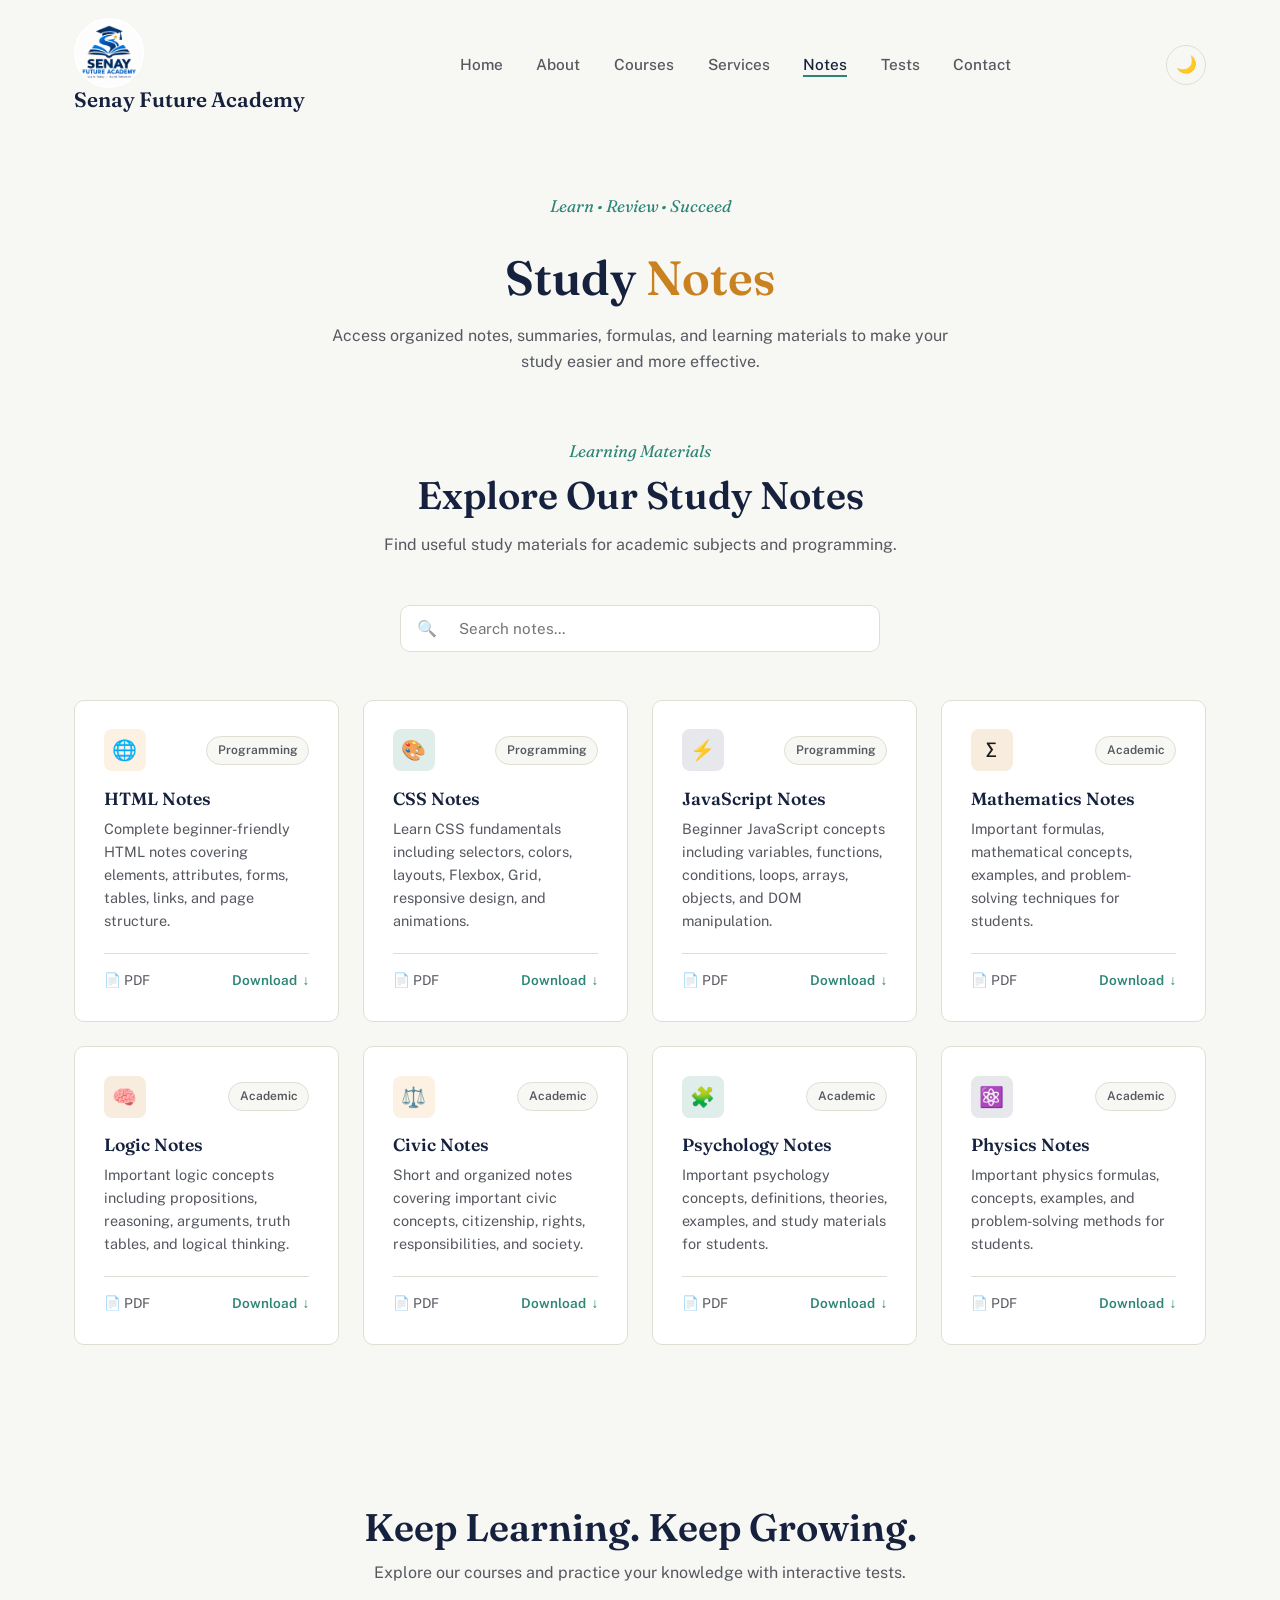
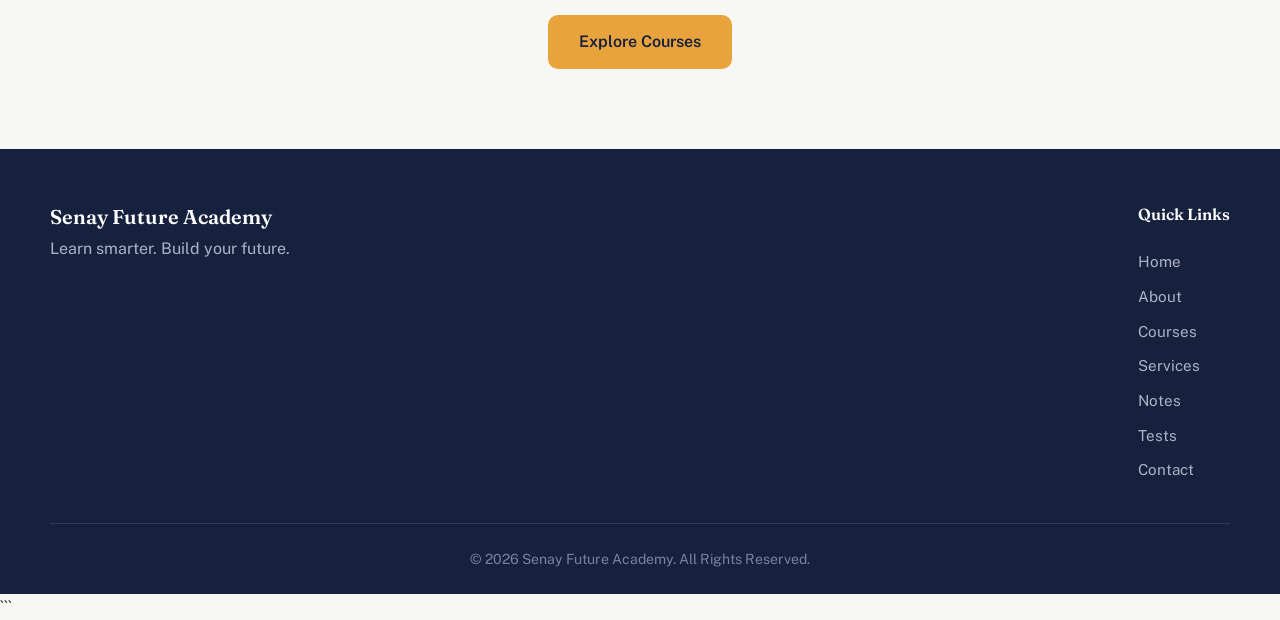
<file: Notes.html>
<!DOCTYPE html>
<html lang="en">

<head>

    <meta charset="UTF-8">

    <meta name="viewport"
          content="width=device-width, initial-scale=1.0">

    <title>Study Notes | Senay Future Academy</title>

    <meta name="description"
          content="Access organized study notes and learning materials from Senay Future Academy.">

    <link rel="stylesheet" href="style.css">

</head>


<body>


    <!-- ================= HEADER ================= -->

    <header class="header">

    <!-- Logo -->
    <div class="logo">
        
            <img src="profile.png" alt="Senay Profile">
            <h2>Senay Future Academy</h2>
        
    </div>


    <!-- Hamburger Button -->
    <button
        class="menu-toggle"
        id="menuToggle"
        aria-label="Open navigation menu"
        aria-expanded="false">

        ☰

    </button>


    <!-- Navigation -->
    <nav
        class="navbar"
        id="navbar"
        aria-label="Main Navigation">

        <ul>

            <li>
                <a href="index.html" class="active">
                    Home
                </a>
            </li>

            <li>
                <a href="about.html">
                    About
                </a>
            </li>

            <li>
                <a href="courses.html">
                    Courses
                </a>
            </li>

            <li>
                <a href="services.html">
                    Services
                </a>
            </li>

            <li>
                <a href="notes.html">
                    Notes
                </a>
            </li>

            <li>
                <a href="Testes.html">
                    Tests
                </a>
            </li>

            <li>
                <a href="contact.html">
                    Contact
                </a>
            </li>

        </ul>

    </nav>


    <!-- Dark Mode -->
    <button
        id="themeToggle"
        aria-label="Toggle dark mode"
        title="Toggle dark mode">

        🌙

    </button>

</header>



    <!-- ================= MAIN ================= -->

    <main>


        <!-- ================= NOTES HERO ================= -->

        <section class="notes-hero">

            <div class="notes-hero-content">

                <span class="hero-tag">
                    Learn • Review • Succeed
                </span>

                <h1>
                    Study
                    <span>Notes</span>
                </h1>

                <p>
                    Access organized notes, summaries, formulas,
                    and learning materials to make your study
                    easier and more effective.
                </p>

            </div>

        </section>



        <!-- ================= NOTES SECTION ================= -->

        <section class="notes-section">


            <div class="section-heading">

                <span>
                    Learning Materials
                </span>

                <h2>
                    Explore Our Study Notes
                </h2>

                <p>
                    Find useful study materials for academic
                    subjects and programming.
                </p>

            </div>



            <!-- ================= SEARCH ================= -->

            <div class="notes-search">

                <div class="search-box">

                    <span class="search-icon">
                        🔍
                    </span>

                    <input
                        type="text"
                        id="notesSearch"
                        placeholder="Search notes..."
                        aria-label="Search study notes">

                </div>

            </div>



            <!-- ================= NOTES GRID ================= -->

            <div class="notes-grid"
                 id="notesContainer">


                <!-- HTML -->

                <article class="note-card">

                    <div class="note-top">

                        <div class="note-icon html-icon">
                            🌐
                        </div>

                        <span class="note-type">
                            Programming
                        </span>

                    </div>

                    <h3>
                        HTML Notes
                    </h3>

                    <p>
                        Complete beginner-friendly HTML notes
                        covering elements, attributes, forms,
                        tables, links, and page structure.
                    </p>

                    <div class="note-footer">

                        <span>
                            📄 PDF
                        </span>

                        <a href="notes/html-notes.pdf"
                           class="download-btn"
                           target="_blank">

                            Download

                            <span>↓</span>

                        </a>

                    </div>

                </article>



                <!-- CSS -->

                <article class="note-card">

                    <div class="note-top">

                        <div class="note-icon css-icon">
                            🎨
                        </div>

                        <span class="note-type">
                            Programming
                        </span>

                    </div>

                    <h3>
                        CSS Notes
                    </h3>

                    <p>
                        Learn CSS fundamentals including selectors,
                        colors, layouts, Flexbox, Grid, responsive
                        design, and animations.
                    </p>

                    <div class="note-footer">

                        <span>
                            📄 PDF
                        </span>

                        <a href="notes/css-notes.pdf"
                           class="download-btn"
                           target="_blank">

                            Download

                            <span>↓</span>

                        </a>

                    </div>

                </article>



                <!-- JavaScript -->

                <article class="note-card">

                    <div class="note-top">

                        <div class="note-icon js-icon">
                            ⚡
                        </div>

                        <span class="note-type">
                            Programming
                        </span>

                    </div>

                    <h3>
                        JavaScript Notes
                    </h3>

                    <p>
                        Beginner JavaScript concepts including
                        variables, functions, conditions, loops,
                        arrays, objects, and DOM manipulation.
                    </p>

                    <div class="note-footer">

                        <span>
                            📄 PDF
                        </span>

                        <a href="notes/javascript-notes.pdf"
                           class="download-btn"
                           target="_blank">

                            Download

                            <span>↓</span>

                        </a>

                    </div>

                </article>



                <!-- Mathematics -->

                <article class="note-card">

                    <div class="note-top">

                        <div class="note-icon math-icon">
                            ∑
                        </div>

                        <span class="note-type">
                            Academic
                        </span>

                    </div>

                    <h3>
                        Mathematics Notes
                    </h3>

                    <p>
                        Important formulas, mathematical concepts,
                        examples, and problem-solving techniques
                        for students.
                    </p>

                    <div class="note-footer">

                        <span>
                            📄 PDF
                        </span>

                        <a href="notes/mathematics-notes.pdf"
                           class="download-btn"
                           target="_blank">

                            Download

                            <span>↓</span>

                        </a>

                    </div>

                </article>



                <!-- Logic -->

                <article class="note-card">

                    <div class="note-top">

                        <div class="note-icon logic-icon">
                            🧠
                        </div>

                        <span class="note-type">
                            Academic
                        </span>

                    </div>

                    <h3>
                        Logic Notes
                    </h3>

                    <p>
                        Important logic concepts including
                        propositions, reasoning, arguments,
                        truth tables, and logical thinking.
                    </p>

                    <div class="note-footer">

                        <span>
                            📄 PDF
                        </span>

                        <a href="notes/logic-notes.pdf"
                           class="download-btn"
                           target="_blank">

                            Download

                            <span>↓</span>

                        </a>

                    </div>

                </article>



                <!-- Civic -->

                <article class="note-card">

                    <div class="note-top">

                        <div class="note-icon civic-icon">
                            ⚖️
                        </div>

                        <span class="note-type">
                            Academic
                        </span>

                    </div>

                    <h3>
                        Civic Notes
                    </h3>

                    <p>
                        Short and organized notes covering
                        important civic concepts, citizenship,
                        rights, responsibilities, and society.
                    </p>

                    <div class="note-footer">

                        <span>
                            📄 PDF
                        </span>

                        <a href="notes/civic-notes.pdf"
                           class="download-btn"
                           target="_blank">

                            Download

                            <span>↓</span>

                        </a>

                    </div>

                </article>



                <!-- Psychology -->

                <article class="note-card">

                    <div class="note-top">

                        <div class="note-icon psychology-icon">
                            🧩
                        </div>

                        <span class="note-type">
                            Academic
                        </span>

                    </div>

                    <h3>
                        Psychology Notes
                    </h3>

                    <p>
                        Important psychology concepts,
                        definitions, theories, examples,
                        and study materials for students.
                    </p>

                    <div class="note-footer">

                        <span>
                            📄 PDF
                        </span>

                        <a href="notes/psychology-notes.pdf"
                           class="download-btn"
                           target="_blank">

                            Download

                            <span>↓</span>

                        </a>

                    </div>

                </article>



                <!-- Physics -->

                <article class="note-card">

                    <div class="note-top">

                        <div class="note-icon physics-icon">
                            ⚛️
                        </div>

                        <span class="note-type">
                            Academic
                        </span>

                    </div>

                    <h3>
                        Physics Notes
                    </h3>

                    <p>
                        Important physics formulas, concepts,
                        examples, and problem-solving methods
                        for students.
                    </p>

                    <div class="note-footer">

                        <span>
                            📄 PDF
                        </span>

                        <a href="notes/physics-notes.pdf"
                           class="download-btn"
                           target="_blank">

                            Download

                            <span>↓</span>

                        </a>

                    </div>

                </article>


            </div>



            <!-- No Search Result -->

            <div id="noNotes"
                 class="no-notes">

                <h3>
                    No notes found
                </h3>

                <p>
                    Try searching for another subject.
                </p>

            </div>


        </section>



        <!-- ================= CTA ================= -->

        <section class="cta">

            <h2>
                Keep Learning. Keep Growing.
            </h2>

            <p>
                Explore our courses and practice your
                knowledge with interactive tests.
            </p>

            <a href="courses.html"
               class="btn">

                Explore Courses

            </a>

        </section>


    </main>



    <!-- ================= FOOTER ================= -->

    <footer class="footer">

        <div class="footer-content">


            <div class="footer-brand">

                <h2>
                    Senay Future Academy
                </h2>

                <p>
                    Learn smarter. Build your future.
                </p>

            </div>


            <div class="footer-links">

                <h3>
                    Quick Links
                </h3>

                <a href="index.html">
                    Home
                </a>

                <a href="about.html">
                    About
                </a>

                <a href="courses.html">
                    Courses
                </a>

                <a href="service.html">
                    Services
                </a>

                <a href="Notes.html">
                    Notes
                </a>

                <a href="Testes.html">
                    Tests
                </a>

                <a href="contact.html">
                    Contact
                </a>

            </div>

        </div>


        <div class="footer-bottom">

            <p>
                &copy; 2026 Senay Future Academy.
                All Rights Reserved.
            </p>

        </div>

    </footer>



    <!-- JavaScript -->

    <script src="script.js"></script>

</body>

</html>
```
</file>
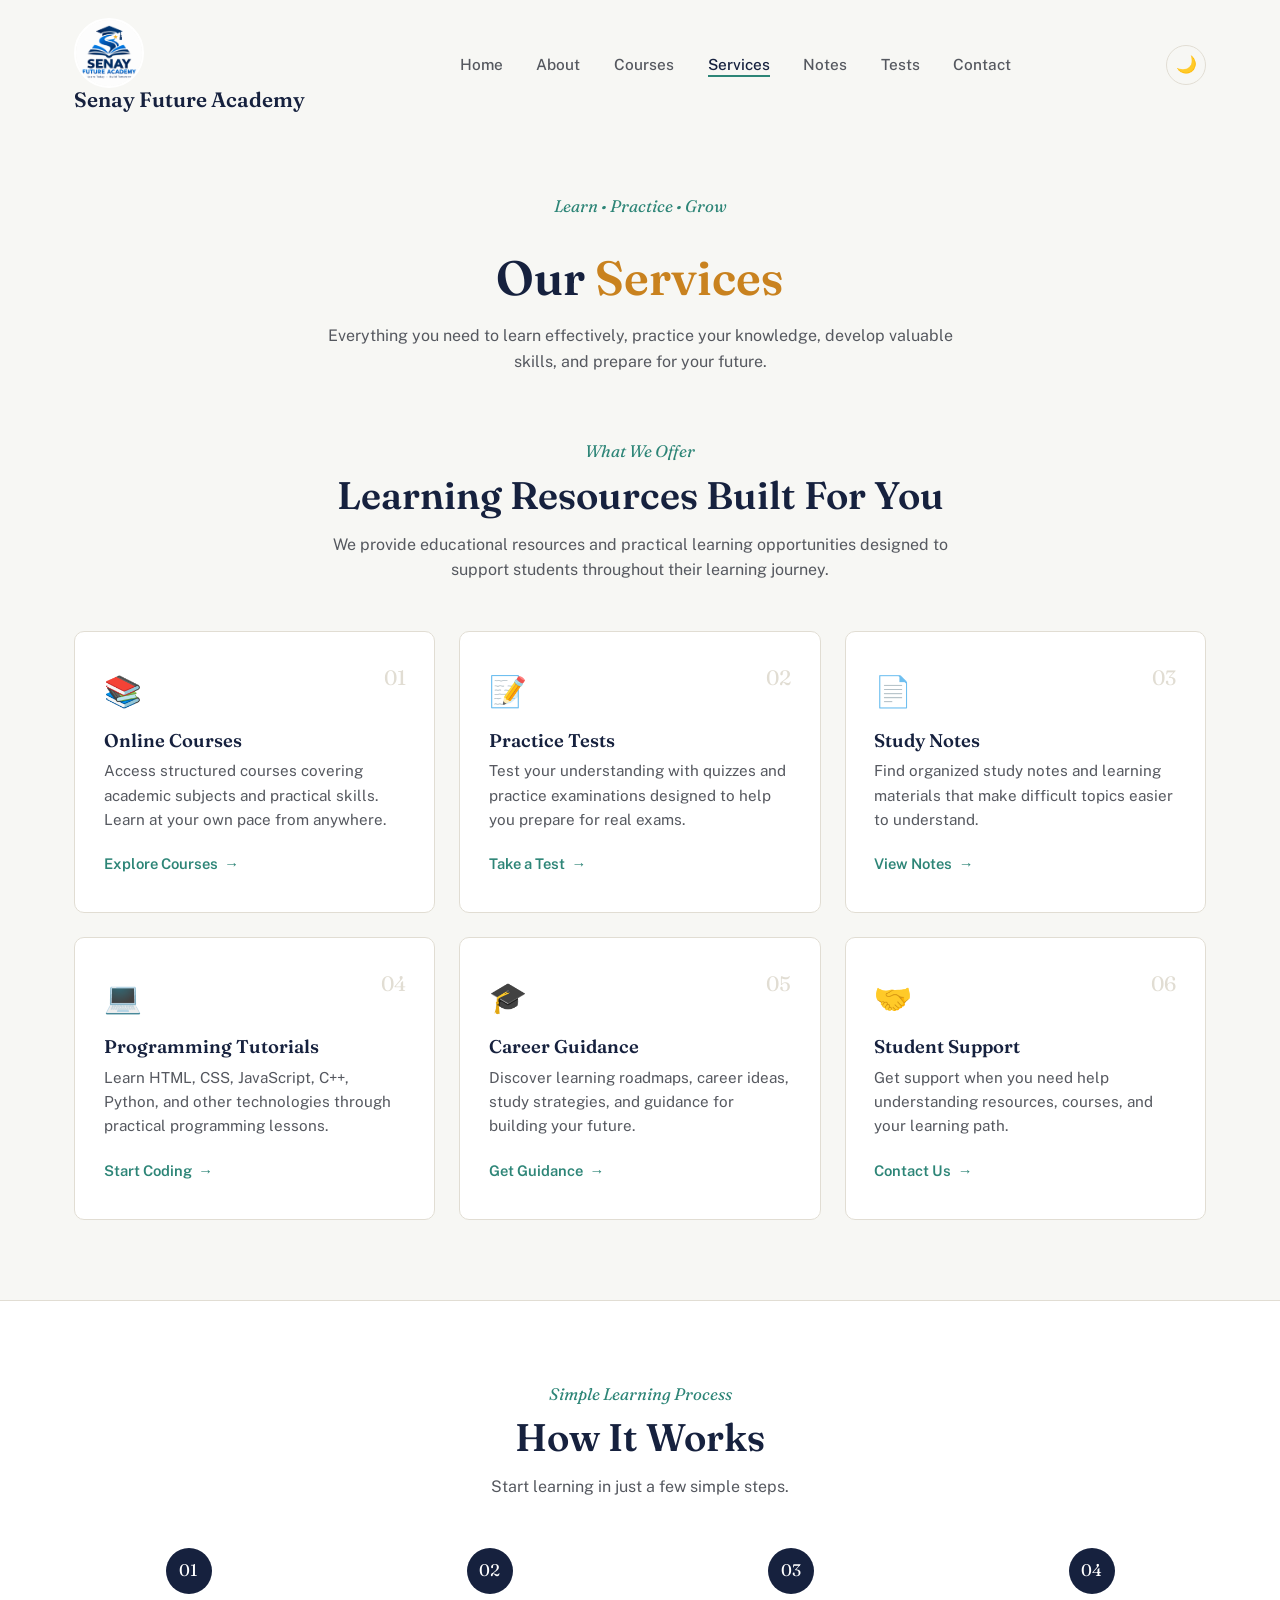
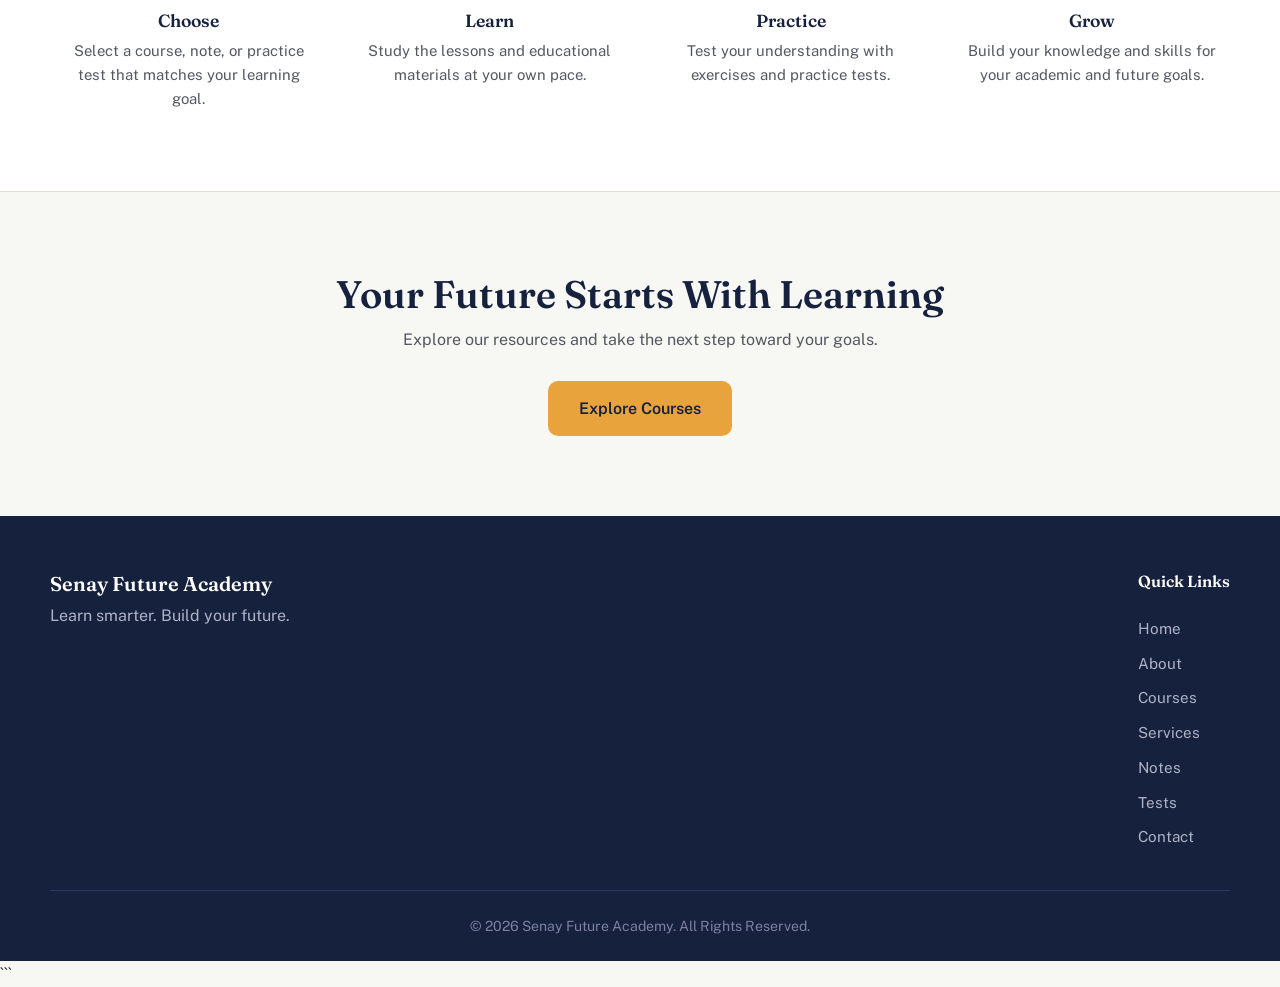
<file: services.html>
<!DOCTYPE html>
<html lang="en">

<head>

    <meta charset="UTF-8">

    <meta name="viewport"
          content="width=device-width, initial-scale=1.0">

    <title>Services | Senay Future Academy</title>

    <meta name="description"
          content="Explore the educational services offered by Senay Future Academy.">

    <!-- Main CSS -->
    <link rel="stylesheet" href="style.css">

</head>


<body>


    <!-- ================= HEADER ================= -->

   <header class="header">

    <!-- Logo -->
   <div class="logo">
        
            <img src="profile.png" alt="Senay Profile">
            <h2>Senay Future Academy</h2>
        
    </div>


    <!-- Hamburger Button -->
    <button
        class="menu-toggle"
        id="menuToggle"
        aria-label="Open navigation menu"
        aria-expanded="false">

        ☰

    </button>


    <!-- Navigation -->
    <nav
        class="navbar"
        id="navbar"
        aria-label="Main Navigation">

        <ul>

            <li>
                <a href="index.html" class="active">
                    Home
                </a>
            </li>

            <li>
                <a href="about.html">
                    About
                </a>
            </li>

            <li>
                <a href="courses.html">
                    Courses
                </a>
            </li>

            <li>
                <a href="services.html">
                    Services
                </a>
            </li>

            <li>
                <a href="notes.html">
                    Notes
                </a>
            </li>

            <li>
                <a href="Testes.html">
                    Tests
                </a>
            </li>

            <li>
                <a href="contact.html">
                    Contact
                </a>
            </li>

        </ul>

    </nav>


    <!-- Dark Mode -->
    <button
        id="themeToggle"
        aria-label="Toggle dark mode"
        title="Toggle dark mode">

        🌙

    </button>

</header>



    <!-- ================= MAIN ================= -->

    <main>


        <!-- ================= SERVICES HERO ================= -->

        <section class="services-hero">

            <div class="services-hero-content">

                <span class="hero-tag">
                    Learn • Practice • Grow
                </span>

                <h1>
                    Our
                    <span>Services</span>
                </h1>

                <p>
                    Everything you need to learn effectively,
                    practice your knowledge, develop valuable
                    skills, and prepare for your future.
                </p>

            </div>

        </section>



        <!-- ================= SERVICES INTRO ================= -->

        <section class="services-intro">

            <div class="section-heading">

                <span>
                    What We Offer
                </span>

                <h2>
                    Learning Resources Built For You
                </h2>

                <p>
                    We provide educational resources and
                    practical learning opportunities designed
                    to support students throughout their
                    learning journey.
                </p>

            </div>


            <!-- ================= SERVICE GRID ================= -->

            <div class="services-grid">


                <!-- Online Courses -->

                <article class="service-card">

                    <div class="service-icon">
                        📚
                    </div>

                    <span class="service-number">
                        01
                    </span>

                    <h3>
                        Online Courses
                    </h3>

                    <p>
                        Access structured courses covering
                        academic subjects and practical skills.
                        Learn at your own pace from anywhere.
                    </p>

                    <a href="courses.html"
                       class="service-link">

                        Explore Courses
                        <span>→</span>

                    </a>

                </article>



                <!-- Practice Tests -->

                <article class="service-card">

                    <div class="service-icon">
                        📝
                    </div>

                    <span class="service-number">
                        02
                    </span>

                    <h3>
                        Practice Tests
                    </h3>

                    <p>
                        Test your understanding with quizzes
                        and practice examinations designed
                        to help you prepare for real exams.
                    </p>

                    <a href="Testes.html"
                       class="service-link">

                        Take a Test
                        <span>→</span>

                    </a>

                </article>



                <!-- Study Notes -->

                <article class="service-card">

                    <div class="service-icon">
                        📄
                    </div>

                    <span class="service-number">
                        03
                    </span>

                    <h3>
                        Study Notes
                    </h3>

                    <p>
                        Find organized study notes and
                        learning materials that make difficult
                        topics easier to understand.
                    </p>

                    <a href="Notes.html"
                       class="service-link">

                        View Notes
                        <span>→</span>

                    </a>

                </article>



                <!-- Programming -->

                <article class="service-card">

                    <div class="service-icon">
                        💻
                    </div>

                    <span class="service-number">
                        04
                    </span>

                    <h3>
                        Programming Tutorials
                    </h3>

                    <p>
                        Learn HTML, CSS, JavaScript, C++,
                        Python, and other technologies through
                        practical programming lessons.
                    </p>

                    <a href="courses.html"
                       class="service-link">

                        Start Coding
                        <span>→</span>

                    </a>

                </article>



                <!-- Career Guidance -->

                <article class="service-card">

                    <div class="service-icon">
                        🎓
                    </div>

                    <span class="service-number">
                        05
                    </span>

                    <h3>
                        Career Guidance
                    </h3>

                    <p>
                        Discover learning roadmaps, career
                        ideas, study strategies, and guidance
                        for building your future.
                    </p>

                    <a href="contact.html"
                       class="service-link">

                        Get Guidance
                        <span>→</span>

                    </a>

                </article>



                <!-- Student Support -->

                <article class="service-card">

                    <div class="service-icon">
                        🤝
                    </div>

                    <span class="service-number">
                        06
                    </span>

                    <h3>
                        Student Support
                    </h3>

                    <p>
                        Get support when you need help
                        understanding resources, courses,
                        and your learning path.
                    </p>

                    <a href="contact.html"
                       class="service-link">

                        Contact Us
                        <span>→</span>

                    </a>

                </article>

            </div>

        </section>



        <!-- ================= HOW IT WORKS ================= -->

        <section class="how-it-works">

            <div class="section-heading">

                <span>
                    Simple Learning Process
                </span>

                <h2>
                    How It Works
                </h2>

                <p>
                    Start learning in just a few simple steps.
                </p>

            </div>


            <div class="steps-container">


                <!-- Step 1 -->

                <div class="step">

                    <div class="step-number">
                        01
                    </div>

                    <h3>
                        Choose
                    </h3>

                    <p>
                        Select a course, note, or practice
                        test that matches your learning goal.
                    </p>

                </div>



                <!-- Step 2 -->

                <div class="step">

                    <div class="step-number">
                        02
                    </div>

                    <h3>
                        Learn
                    </h3>

                    <p>
                        Study the lessons and educational
                        materials at your own pace.
                    </p>

                </div>



                <!-- Step 3 -->

                <div class="step">

                    <div class="step-number">
                        03
                    </div>

                    <h3>
                        Practice
                    </h3>

                    <p>
                        Test your understanding with
                        exercises and practice tests.
                    </p>

                </div>



                <!-- Step 4 -->

                <div class="step">

                    <div class="step-number">
                        04
                    </div>

                    <h3>
                        Grow
                    </h3>

                    <p>
                        Build your knowledge and skills
                        for your academic and future goals.
                    </p>

                </div>

            </div>

        </section>



        <!-- ================= CTA ================= -->

        <section class="cta">

            <h2>
                Your Future Starts With Learning
            </h2>

            <p>
                Explore our resources and take the next
                step toward your goals.
            </p>

            <a href="courses.html"
               class="btn">

                Explore Courses

            </a>

        </section>


    </main>



    <!-- ================= FOOTER ================= -->

    <footer class="footer">

        <div class="footer-content">


            <div class="footer-brand">

                <h2>
                    Senay Future Academy
                </h2>

                <p>
                    Learn smarter. Build your future.
                </p>

            </div>


            <div class="footer-links">

                <h3>
                    Quick Links
                </h3>

                <a href="index.html">
                    Home
                </a>

                <a href="about.html">
                    About
                </a>

                <a href="courses.html">
                    Courses
                </a>

                <a href="service.html">
                    Services
                </a>

                <a href="Notes.html">
                    Notes
                </a>

                <a href="tests.html">
                    Tests
                </a>

                <a href="contact.html">
                    Contact
                </a>

            </div>

        </div>


        <div class="footer-bottom">

            <p>
                &copy; 2026 Senay Future Academy.
                All Rights Reserved.
            </p>

        </div>

    </footer>



    <!-- JavaScript -->

    <script src="script.js"></script>

</body>

</html>
```
</file>
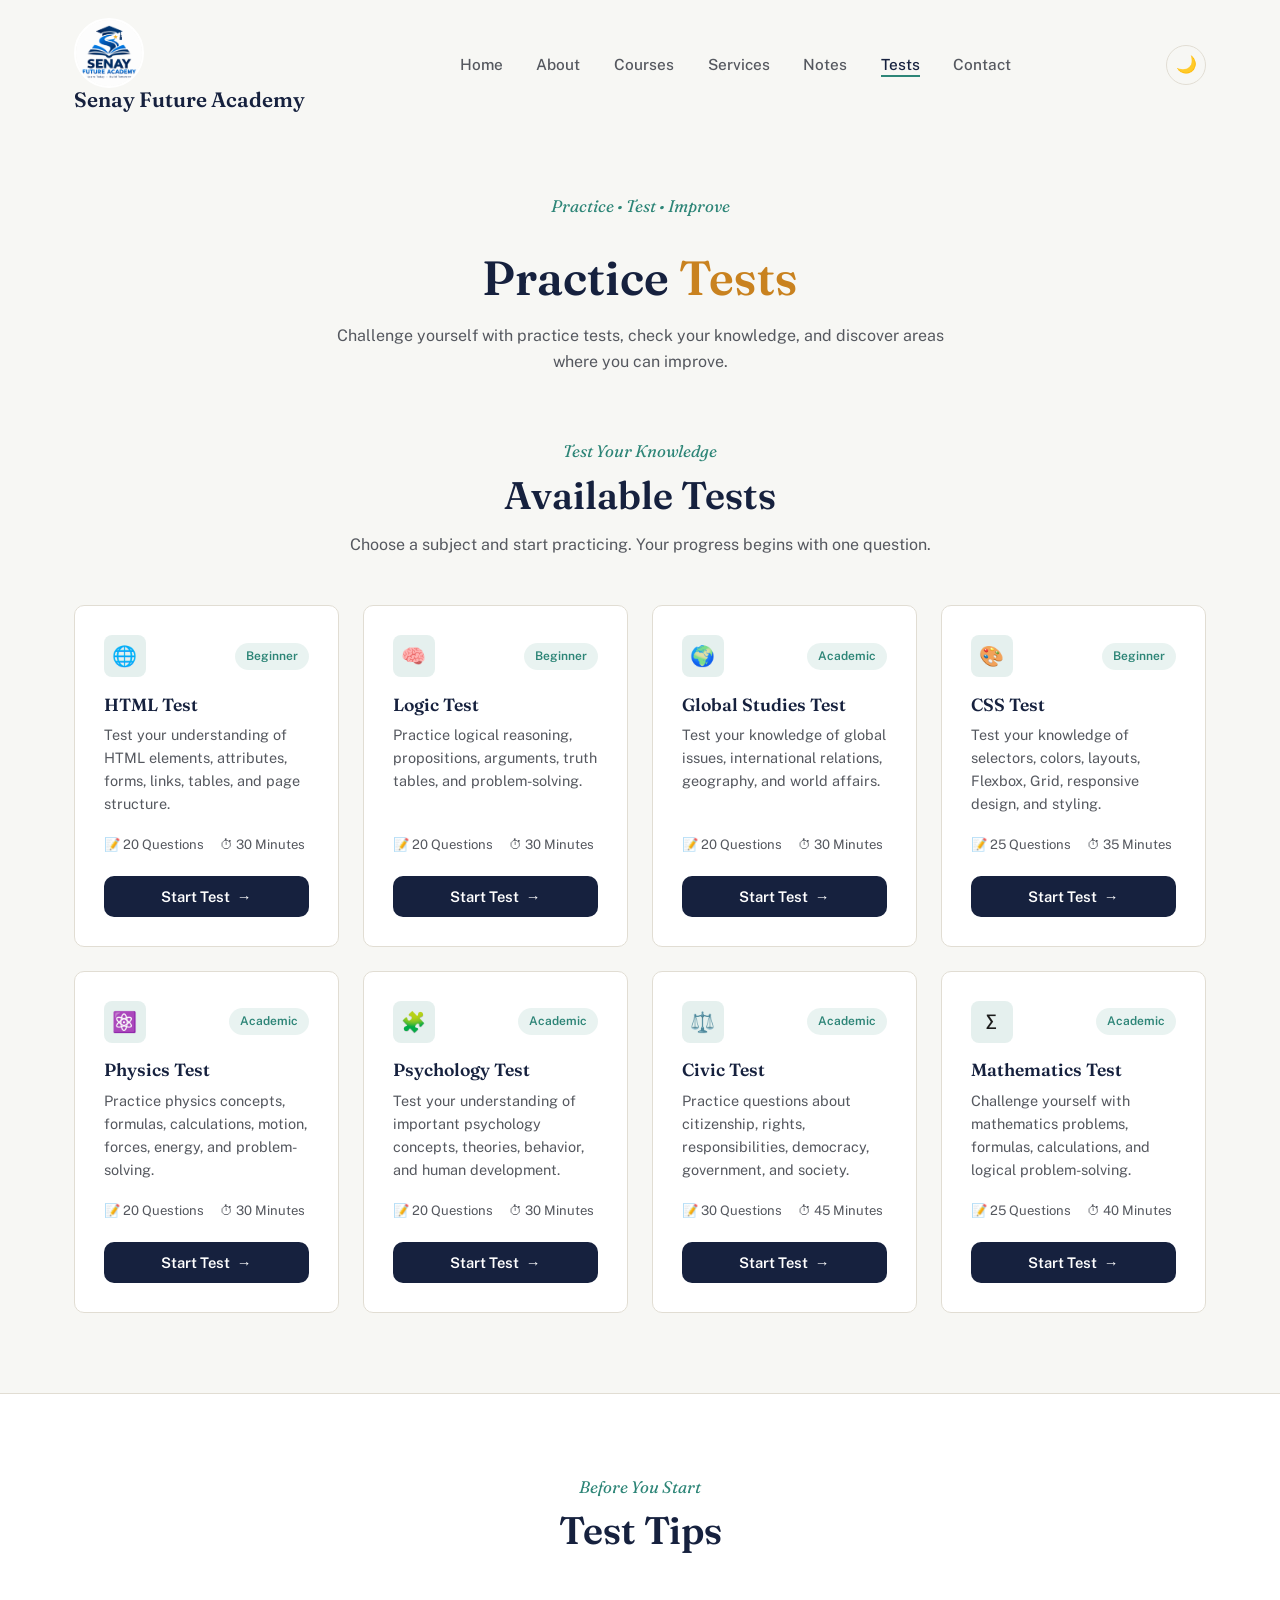
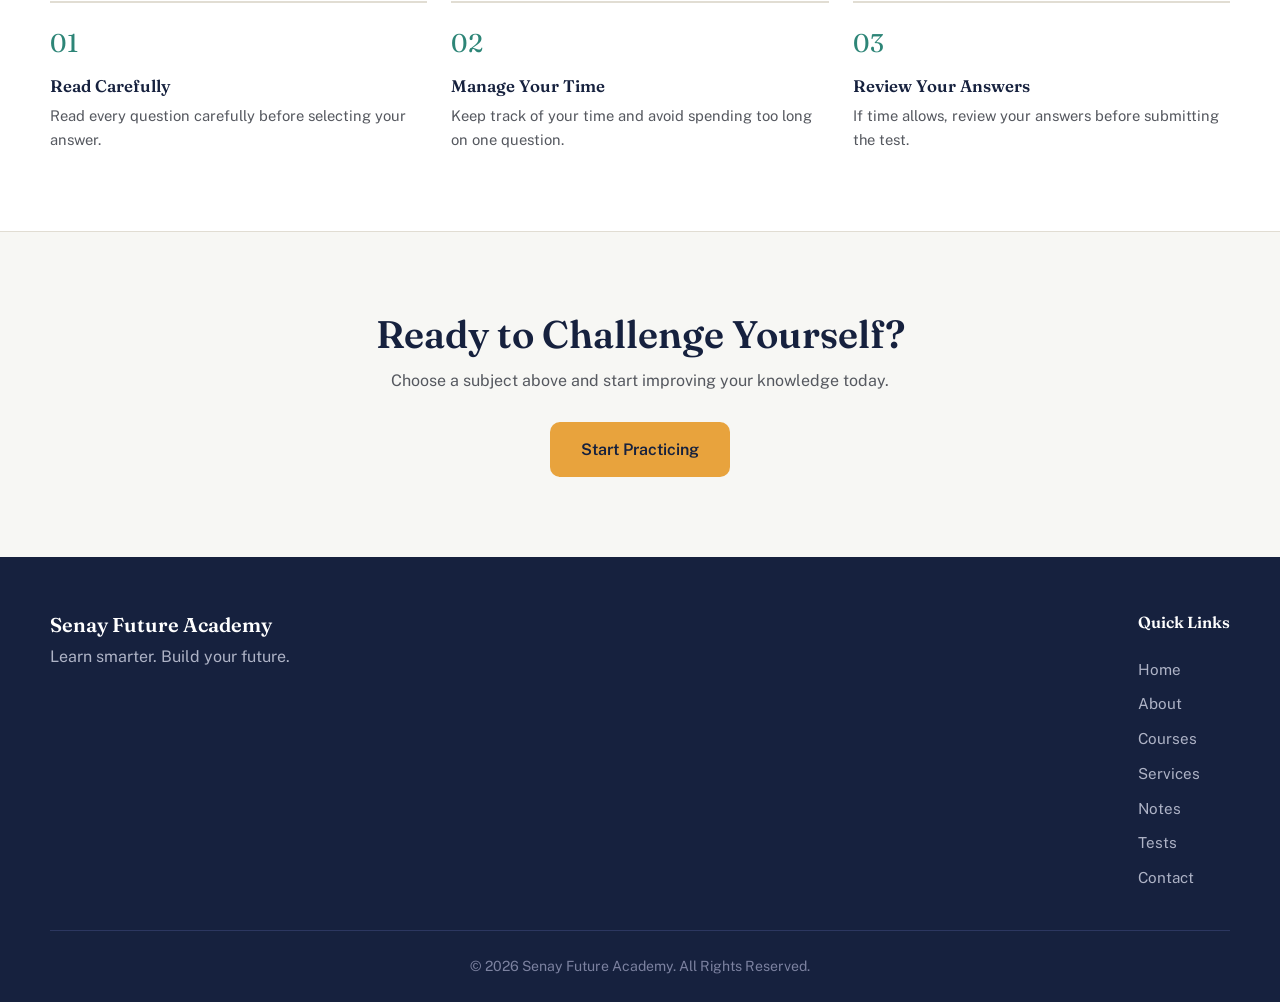
<file: Testes.html>
<!DOCTYPE html>
<html lang="en">

<head>

    <meta charset="UTF-8">

    <meta name="viewport"
          content="width=device-width, initial-scale=1.0">

    <title>Practice Tests | Senay Future Academy</title>

    <meta name="description"
          content="Practice tests and quizzes for students at Senay Future Academy.">

    <link rel="stylesheet" href="style.css">

</head>


<body>


    <!-- ================= HEADER ================= -->

   <header class="header">

    <!-- Logo -->
    <div class="logo">
        
            <img src="profile.png" alt="Senay Profile">
            <h2>Senay Future Academy</h2>
        
    </div>


    <!-- Hamburger Button -->
    <button
        class="menu-toggle"
        id="menuToggle"
        aria-label="Open navigation menu"
        aria-expanded="false">

        ☰

    </button>


    <!-- Navigation -->
    <nav
        class="navbar"
        id="navbar"
        aria-label="Main Navigation">

        <ul>

            <li>
                <a href="index.html" class="active">
                    Home
                </a>
            </li>

            <li>
                <a href="about.html">
                    About
                </a>
            </li>

            <li>
                <a href="courses.html">
                    Courses
                </a>
            </li>

            <li>
                <a href="services.html">
                    Services
                </a>
            </li>

            <li>
                <a href="notes.html">
                    Notes
                </a>
            </li>

            <li>
                <a href="Testes.html">
                    Tests
                </a>
            </li>

            <li>
                <a href="contact.html">
                    Contact
                </a>
            </li>

        </ul>

    </nav>


    <!-- Dark Mode -->
    <button
        id="themeToggle"
        aria-label="Toggle dark mode"
        title="Toggle dark mode">

        🌙

    </button>

</header>



    <!-- ================= MAIN ================= -->

    <main>


        <!-- ================= TEST HERO ================= -->

        <section class="tests-hero">

            <div class="tests-hero-content">

                <span class="hero-tag">
                    Practice • Test • Improve
                </span>

                <h1>
                    Practice
                    <span>Tests</span>
                </h1>

                <p>
                    Challenge yourself with practice tests,
                    check your knowledge, and discover areas
                    where you can improve.
                </p>

            </div>

        </section>



        <!-- ================= TESTS SECTION ================= -->

        <section class="tests-section">


            <div class="section-heading">

                <span>
                    Test Your Knowledge
                </span>

                <h2>
                    Available Tests
                </h2>

                <p>
                    Choose a subject and start practicing.
                    Your progress begins with one question.
                </p>

            </div>



            <!-- ================= TEST GRID ================= -->

            <div class="tests-grid">


                <!-- HTML -->

                <article class="test-card">

                    <div class="test-top">

                        <div class="test-icon">
                            🌐
                        </div>

                        <span class="test-level">
                            Beginner
                        </span>

                    </div>

                    <h3>
                        HTML Test
                    </h3>

                    <p>
                        Test your understanding of HTML
                        elements, attributes, forms, links,
                        tables, and page structure.
                    </p>

                    <div class="test-info">

                        <span>
                            📝 20 Questions
                        </span>

                        <span>
                            ⏱ 30 Minutes
                        </span>

                    </div>

                    <button class="start-test"
                            data-test="html">

                        Start Test
                        <span>→</span>

                    </button>

                </article>



                <!-- Logic -->

                <article class="test-card">

                    <div class="test-top">

                        <div class="test-icon">
                            🧠
                        </div>

                        <span class="test-level">
                            Beginner
                        </span>

                    </div>

                    <h3>
                        Logic Test
                    </h3>

                    <p>
                        Practice logical reasoning,
                        propositions, arguments, truth tables,
                        and problem-solving.
                    </p>

                    <div class="test-info">

                        <span>
                            📝 20 Questions
                        </span>

                        <span>
                            ⏱ 30 Minutes
                        </span>

                    </div>

                    <button class="start-test"
                            data-test="logic">

                        Start Test
                        <span>→</span>

                    </button>

                </article>



                <!-- Global -->

                <article class="test-card">

                    <div class="test-top">

                        <div class="test-icon">
                            🌍
                        </div>

                        <span class="test-level">
                            Academic
                        </span>

                    </div>

                    <h3>
                        Global Studies Test
                    </h3>

                    <p>
                        Test your knowledge of global issues,
                        international relations, geography,
                        and world affairs.
                    </p>

                    <div class="test-info">

                        <span>
                            📝 20 Questions
                        </span>

                        <span>
                            ⏱ 30 Minutes
                        </span>

                    </div>

                    <button class="start-test"
                            data-test="global">

                        Start Test
                        <span>→</span>

                    </button>

                </article>



                <!-- CSS -->

                <article class="test-card">

                    <div class="test-top">

                        <div class="test-icon">
                            🎨
                        </div>

                        <span class="test-level">
                            Beginner
                        </span>

                    </div>

                    <h3>
                        CSS Test
                    </h3>

                    <p>
                        Test your knowledge of selectors,
                        colors, layouts, Flexbox, Grid,
                        responsive design, and styling.
                    </p>

                    <div class="test-info">

                        <span>
                            📝 25 Questions
                        </span>

                        <span>
                            ⏱ 35 Minutes
                        </span>

                    </div>

                    <button class="start-test"
                            data-test="css">

                        Start Test
                        <span>→</span>

                    </button>

                </article>



                <!-- Physics -->

                <article class="test-card">

                    <div class="test-top">

                        <div class="test-icon">
                            ⚛️
                        </div>

                        <span class="test-level">
                            Academic
                        </span>

                    </div>

                    <h3>
                        Physics Test
                    </h3>

                    <p>
                        Practice physics concepts, formulas,
                        calculations, motion, forces, energy,
                        and problem-solving.
                    </p>

                    <div class="test-info">

                        <span>
                            📝 20 Questions
                        </span>

                        <span>
                            ⏱ 30 Minutes
                        </span>

                    </div>

                    <button class="start-test"
                            data-test="physics">

                        Start Test
                        <span>→</span>

                    </button>

                </article>



                <!-- Psychology -->

                <article class="test-card">

                    <div class="test-top">

                        <div class="test-icon">
                            🧩
                        </div>

                        <span class="test-level">
                            Academic
                        </span>

                    </div>

                    <h3>
                        Psychology Test
                    </h3>

                    <p>
                        Test your understanding of important
                        psychology concepts, theories, behavior,
                        and human development.
                    </p>

                    <div class="test-info">

                        <span>
                            📝 20 Questions
                        </span>

                        <span>
                            ⏱ 30 Minutes
                        </span>

                    </div>

                    <button class="start-test"
                            data-test="psychology">

                        Start Test
                        <span>→</span>

                    </button>

                </article>



                <!-- Civic -->

                <article class="test-card">

                    <div class="test-top">

                        <div class="test-icon">
                            ⚖️
                        </div>

                        <span class="test-level">
                            Academic
                        </span>

                    </div>

                    <h3>
                        Civic Test
                    </h3>

                    <p>
                        Practice questions about citizenship,
                        rights, responsibilities, democracy,
                        government, and society.
                    </p>

                    <div class="test-info">

                        <span>
                            📝 30 Questions
                        </span>

                        <span>
                            ⏱ 45 Minutes
                        </span>

                    </div>

                    <button class="start-test"
                            data-test="civic">

                        Start Test
                        <span>→</span>

                    </button>

                </article>



                <!-- Mathematics -->

                <article class="test-card">

                    <div class="test-top">

                        <div class="test-icon">
                            ∑
                        </div>

                        <span class="test-level">
                            Academic
                        </span>

                    </div>

                    <h3>
                        Mathematics Test
                    </h3>

                    <p>
                        Challenge yourself with mathematics
                        problems, formulas, calculations,
                        and logical problem-solving.
                    </p>

                    <div class="test-info">

                        <span>
                            📝 25 Questions
                        </span>

                        <span>
                            ⏱ 40 Minutes
                        </span>

                    </div>

                    <button class="start-test"
                            data-test="mathematics">

                        Start Test
                        <span>→</span>

                    </button>

                </article>


            </div>

        </section>



        <!-- ================= TEST TIPS ================= -->

        <section class="test-tips">

            <div class="section-heading">

                <span>
                    Before You Start
                </span>

                <h2>
                    Test Tips
                </h2>

            </div>


            <div class="tips-grid">


                <div class="tip">

                    <span>
                        01
                    </span>

                    <h3>
                        Read Carefully
                    </h3>

                    <p>
                        Read every question carefully before
                        selecting your answer.
                    </p>

                </div>


                <div class="tip">

                    <span>
                        02
                    </span>

                    <h3>
                        Manage Your Time
                    </h3>

                    <p>
                        Keep track of your time and avoid
                        spending too long on one question.
                    </p>

                </div>


                <div class="tip">

                    <span>
                        03
                    </span>

                    <h3>
                        Review Your Answers
                    </h3>

                    <p>
                        If time allows, review your answers
                        before submitting the test.
                    </p>

                </div>


            </div>

        </section>



        <!-- ================= CTA ================= -->

        <section class="cta">

            <h2>
                Ready to Challenge Yourself?
            </h2>

            <p>
                Choose a subject above and start improving
                your knowledge today.
            </p>

            <a href="#tests"
               class="btn">

                Start Practicing

            </a>

        </section>


    </main>



    <!-- ================= FOOTER ================= -->

    <footer class="footer">

        <div class="footer-content">


            <div class="footer-brand">

                <h2>
                    Senay Future Academy
                </h2>

                <p>
                    Learn smarter. Build your future.
                </p>

            </div>


            <div class="footer-links">

                <h3>
                    Quick Links
                </h3>

                <a href="index.html">
                    Home
                </a>

                <a href="about.html">
                    About
                </a>

                <a href="courses.html">
                    Courses
                </a>

                <a href="service.html">
                    Services
                </a>

                <a href="Notes.html">
                    Notes
                </a>

                <a href="tests.html">
                    Tests
                </a>

                <a href="contact.html">
                    Contact
                </a>

            </div>

        </div>


        <div class="footer-bottom">

            <p>
                &copy; 2026 Senay Future Academy.
                All Rights Reserved.
            </p>

        </div>

    </footer>



    <!-- JavaScript -->

    <script src="script.js"></script>

</body>

</html>
</file>
<file: style.css>
/* =====================================================
   SENAY FUTURE ACADEMY — STYLESHEET
   Palette:  navy #16213E · amber #E8A33D · teal #2D8577
   Type:     "Fraunces" (headings) + "Public Sans" (body/UI)
   ===================================================== */

@import url('https://fonts.googleapis.com/css2?family=Fraunces:opsz,wght@9..144,400;9..144,500;9..144,600;9..144,700&family=Public+Sans:wght@400;500;600;700&display=swap');

:root {
    /* Colors */
    --navy: #16213e;
    --navy-soft: #2a3a63;
    --amber: #e8a33d;
    --amber-dark: #c9821f;
    --teal: #2d8577;
    --paper: #f7f7f4;
    --white: #ffffff;
    --ink: #1c1c1c;
    --ink-soft: #55585f;
    --line: #e1ddd3;

    /* Type */
    --font-display: "Fraunces", Georgia, serif;
    --font-body: "Public Sans", -apple-system, BlinkMacSystemFont, sans-serif;

    /* Layout */
    --max-width: 1180px;
    --radius: 10px;
    --gap: 1.5rem;

    /* Motion */
    --ease: cubic-bezier(0.4, 0, 0.2, 1);
}

/* -------------------- Dark mode palette -------------------- */
body.dark-mode {
    --paper: #12141c;
    --white: #1a1d29;
    --ink: #f1f0ec;
    --ink-soft: #b7b8bf;
    --line: #2c2f3d;
    --navy: #e8e9f0;
    --navy-soft: #c7c9d8;
}

/* -------------------- Reset -------------------- */
* {
    margin: 0;
    padding: 0;
    box-sizing: border-box;
}

html {
    scroll-behavior: smooth;
}

body {
    font-family: var(--font-body);
    color: var(--ink);
    background: var(--paper);
    line-height: 1.6;
    transition: background 0.3s var(--ease), color 0.3s var(--ease);
    overflow-x: hidden;
}

img {
    max-width: 100%;
    display: block;
}

a {
    text-decoration: none;
    color: inherit;
}

ul {
    list-style: none;
}

h1, h2, h3 {
    font-family: var(--font-display);
    color: var(--navy);
    line-height: 1.15;
    font-weight: 600;
}

p {
    color: var(--ink-soft);
}

.container-width {
    max-width: var(--max-width);
    margin: 0 auto;
    padding: 0 1.5rem;
}

/* Respect reduced motion */
@media (prefers-reduced-motion: reduce) {
    *, *::before, *::after {
        animation-duration: 0.01ms !important;
        animation-iteration-count: 1 !important;
        transition-duration: 0.01ms !important;
        scroll-behavior: auto !important;
    }
}

/* Visible keyboard focus everywhere */
a:focus-visible,
button:focus-visible {
    outline: 2px solid var(--teal);
    outline-offset: 3px;
    border-radius: 4px;
}

/* -------------------- Buttons -------------------- */
.btn {
    display: inline-block;
    padding: 0.85rem 1.9rem;
    background: blue;
    color: var(--navy);
    font-weight: 600;
    border-radius: var(--radius);
    border: 1px solid transparent;
    transition: transform 0.2s var(--ease), background 0.2s var(--ease);
}

.btn:hover {
    background: var(--amber-dark);
    transform: translateY(-2px);
}

.secondary-btn {
    background: transparent;
    color: var(--navy);
    border: 1px solid var(--navy);
}

body.dark-mode .secondary-btn {
    color: var(--ink);
    border-color: var(--ink-soft);
}

.secondary-btn:hover {
    background: var(--navy);
    color: var(--white);
}

.center-button {
    text-align: center;
    margin-top: 2.5rem;
}

/* =====================================================
   HEADER
   ===================================================== */
.header {
    display: flex;
    align-items: center;
    justify-content: space-between;
    max-width: var(--max-width);
    margin: 0 auto;
    padding: 1.1rem 1.5rem;
    position: relative;
    z-index: 100;
}

.logo a h2 {
    font-size: 1.35rem;
    letter-spacing: -0.01em;
}

.navbar ul {
    display: flex;
    gap: 2.1rem;
}

.navbar a {
    font-weight: 500;
    font-size: 0.96rem;
    color: var(--ink-soft);
    position: relative;
    padding-bottom: 4px;
}

.navbar a::after {
    content: "";
    position: absolute;
    left: 0;
    bottom: 0;
    width: 0;
    height: 2px;
    background: var(--teal);
    transition: width 0.25s var(--ease);
}

.navbar a:hover,
.navbar a.active {
    color: var(--navy);
}

body.dark-mode .navbar a.active,
body.dark-mode .navbar a:hover {
    color: var(--ink);
}

.navbar a:hover::after,
.navbar a.active::after {
    width: 100%;
}

.menu-toggle {
    display: none;
    background: none;
    border: none;
    font-size: 1.6rem;
    color: var(--navy);
    cursor: pointer;
}

#themeToggle {
    background: none;
    border: 1px solid var(--line);
    border-radius: 50%;
    width: 40px;
    height: 40px;
    font-size: 1.05rem;
    cursor: pointer;
    transition: transform 0.3s var(--ease), background 0.2s var(--ease);
}

#themeToggle:hover {
    transform: rotate(20deg);
    background: var(--white);
}

/* -------------------- Mobile nav -------------------- */
@media (max-width: 860px) {
    .menu-toggle {
        display: block;
        order: 3;
    }

    .navbar {
        position: absolute;
        top: 100%;
        left: 0;
        right: 0;
        background: var(--white);
        border-bottom: 1px solid var(--line);
        max-height: 0;
        overflow: hidden;
        transition: max-height 0.35s var(--ease);
    }

    .navbar.open {
        max-height: 420px;
    }

    .navbar ul {
        flex-direction: column;
        gap: 0;
        padding: 0.5rem 1.5rem 1.5rem;
    }

    .navbar li {
        border-top: 1px solid var(--line);
    }

    .navbar a {
        display: block;
        padding: 0.9rem 0;
    }

    .navbar a::after {
        display: none;
    }
}

/* =====================================================
   HERO
   ===================================================== */
.hero {
    max-width: var(--max-width);
    margin: 0 auto;
    padding: 3rem 1.5rem 5rem;
    display: grid;
    grid-template-columns: 1.05fr 0.95fr;
    gap: 3rem;
    align-items: center;
}

.hero-tag {
    display: inline-block;
    font-family: var(--font-display);
    font-style: italic;
    color: var(--teal);
    font-size: 1.05rem;
    margin-bottom: 1rem;
}

.hero-text h1 {
    font-size: clamp(2.4rem, 4.2vw, 3.4rem);
    max-width: 12ch;
}

.hero-text h1 span {
    color: var(--amber-dark);
}

body.dark-mode .hero-text h1 span {
    color: var(--amber);
}

.hero-text p {
    margin: 1.4rem 0 2rem;
    max-width: 46ch;
    font-size: 1.05rem;
}

.hero-buttons {
    display: flex;
    gap: 1rem;
    flex-wrap: wrap;
}

.hero-image img {
    border-radius: 16px;
    aspect-ratio: 4 / 3.2;
    object-fit: cover;
}

@media (max-width: 860px) {
    .hero {
        grid-template-columns: 1fr;
        padding-top: 1.5rem;
        text-align: left;
    }

    .hero-image {
        order: -1;
    }
}

/* =====================================================
   SECTION HEADING (shared)
   ===================================================== */
.section-heading {
    max-width: 620px;
    margin: 0 auto 3rem;
    text-align: center;
}

.section-heading span {
    font-family: var(--font-display);
    font-style: italic;
    color: var(--teal);
    font-size: 1.05rem;
}

.section-heading h2 {
    font-size: clamp(1.9rem, 3vw, 2.4rem);
    margin: 0.5rem 0 0.9rem;
}

/* =====================================================
   FEATURES
   ===================================================== */
.features {
    max-width: var(--max-width);
    margin: 0 auto;
    padding: 2rem 1.5rem 5rem;
}

.feature-container {
    display: grid;
    grid-template-columns: repeat(4, 1fr);
    gap: var(--gap);
}

.feature-box {
    background: var(--white);
    border: 1px solid var(--line);
    border-radius: var(--radius);
    padding: 2rem 1.6rem;
    transition: border-color 0.25s var(--ease), transform 0.25s var(--ease);
}

.feature-box:hover {
    border-color: var(--teal);
    transform: translateY(-4px);
}

.feature-icon {
    font-size: 1.9rem;
    margin-bottom: 1rem;
}

.feature-box h3 {
    font-size: 1.15rem;
    margin-bottom: 0.5rem;
}

.feature-box p {
    font-size: 0.95rem;
}

@media (max-width: 860px) {
    .feature-container {
        grid-template-columns: 1fr 1fr;
    }
}

@media (max-width: 560px) {
    .feature-container {
        grid-template-columns: 1fr;
    }
}

/* =====================================================
   FEATURED COURSES
   ===================================================== */
.featured-courses {
    background: var(--white);
    padding: 5rem 1.5rem;
    border-top: 1px solid var(--line);
    border-bottom: 1px solid var(--line);
}

.course-container {
    max-width: var(--max-width);
    margin: 0 auto;
    display: grid;
    grid-template-columns: repeat(3, 1fr);
    gap: var(--gap);
}

.course-card {
    background: var(--paper);
    border: 1px solid var(--line);
    border-radius: var(--radius);
    padding: 2.2rem 1.8rem;
}

.course-icon {
    font-size: 1.9rem;
    margin-bottom: 1rem;
}

.course-card h3 {
    font-size: 1.2rem;
    margin-bottom: 0.6rem;
}

.course-card p {
    font-size: 0.95rem;
    margin-bottom: 1.2rem;
}

.course-card > a {
    color: var(--teal);
    font-weight: 600;
    font-size: 0.95rem;
}

.course-card > a:hover {
    text-decoration: underline;
}

@media (max-width: 860px) {
    .course-container {
        grid-template-columns: 1fr;
    }
}

/* =====================================================
   ABOUT PREVIEW
   ===================================================== */



   

/* =====================================================
   CTA
   ===================================================== */
.cta {
    max-width: var(--max-width);
    margin: 0 auto;
    padding: 5rem 1.5rem;
    text-align: center;
}

.cta h2 {
    font-size: clamp(1.9rem, 3vw, 2.4rem);
    margin-bottom: 0.7rem;
}

.cta p {
    margin-bottom: 1.8rem;
}

/* =====================================================
   FOOTER
   ===================================================== */
.footer {
    background: var(--navy);
    padding: 3.5rem 1.5rem 1.5rem;
}

.footer-content {
    max-width: var(--max-width);
    margin: 0 auto;
    display: flex;
    justify-content: space-between;
    flex-wrap: wrap;
    gap: 2.5rem;
    padding-bottom: 2.5rem;
    border-bottom: 1px solid #2c3760;
}

.footer-brand h2 {
    color: var(--white);
    font-size: 1.25rem;
    margin-bottom: 0.5rem;
}

.footer-brand p {
    color: #aeb3c6;
}

.footer-links h3 {
    color: var(--white);
    font-size: 1rem;
    margin-bottom: 1rem;
}

.footer-links {
    display: flex;
    flex-direction: column;
    gap: 0.65rem;
}

.footer-links a {
    color: #aeb3c6;
    font-size: 0.95rem;
}

.footer-links a:hover {
    color: var(--amber);
}

.footer-bottom {
    max-width: var(--max-width);
    margin: 0 auto;
    padding-top: 1.5rem;
    text-align: center;
}

.footer-bottom p {
    color: #7c82a0;
    font-size: 0.88rem;
}

/* =====================================================
   ENTRANCE ANIMATION (one orchestrated hero moment)
   ===================================================== */
.hero-text > * {
    opacity: 0;
    transform: translateY(14px);
    animation: rise 0.7s var(--ease) forwards;
}

.hero-tag { animation-delay: 0.05s; }
.hero-text h1 { animation-delay: 0.15s; }
.hero-text p { animation-delay: 0.25s; }
.hero-buttons { animation-delay: 0.35s; }

.hero-image {
    opacity: 0;
    animation: rise 0.8s var(--ease) 0.2s forwards;
}

@keyframes rise {
    to {
        opacity: 1;
        transform: translateY(0);
    }
}

/* Scroll-reveal for sections below the fold (class added by script.js) */
.reveal {
    opacity: 0;
    transform: translateY(18px);
    transition: opacity 0.6s var(--ease), transform 0.6s var(--ease);
}

.reveal.is-visible {
    opacity: 1;
    transform: translateY(0);
}
/* =====================================================
   SENAY FUTURE ACADEMY — STYLESHEET
   Palette:  navy #16213E · amber #E8A33D · teal #2D8577
   Type:     "Fraunces" (headings) + "Public Sans" (body/UI)
   ===================================================== */

@import url('https://fonts.googleapis.com/css2?family=Fraunces:opsz,wght@9..144,400;9..144,500;9..144,600;9..144,700&family=Public+Sans:wght@400;500;600;700&display=swap');

:root {
    /* Colors */
    --navy: #16213e;
    --navy-soft: #2a3a63;
    --amber: #e8a33d;
    --amber-dark: #c9821f;
    --teal: #2d8577;
    --paper: #f7f7f4;
    --white: #ffffff;
    --ink: #1c1c1c;
    --ink-soft: #55585f;
    --line: #e1ddd3;

    /* Type */
    --font-display: "Fraunces", Georgia, serif;
    --font-body: "Public Sans", -apple-system, BlinkMacSystemFont, sans-serif;

    /* Layout */
    --max-width: 1180px;
    --radius: 10px;
    --gap: 1.5rem;

    /* Motion */
    --ease: cubic-bezier(0.4, 0, 0.2, 1);
}

/* -------------------- Dark mode palette -------------------- */
body.dark-mode {
    --paper: #12141c;
    --white: #1a1d29;
    --ink: #f1f0ec;
    --ink-soft: #b7b8bf;
    --line: #2c2f3d;
    --navy: #e8e9f0;
    --navy-soft: #c7c9d8;
}

/* -------------------- Reset -------------------- */
* {
    margin: 0;
    padding: 0;
    box-sizing: border-box;
}

html {
    scroll-behavior: smooth;
}

body {
    font-family: var(--font-body);
    color: var(--ink);
    background: var(--paper);
    line-height: 1.6;
    transition: background 0.3s var(--ease), color 0.3s var(--ease);
    overflow-x: hidden;
}

img {
    max-width: 100%;
    display: block;
}

a {
    text-decoration: none;
    color: inherit;
}

ul {
    list-style: none;
}

h1, h2, h3 {
    font-family: var(--font-display);
    color: var(--navy);
    line-height: 1.15;
    font-weight: 600;
}

p {
    color: var(--ink-soft);
}

.container-width {
    max-width: var(--max-width);
    margin: 0 auto;
    padding: 0 1.5rem;
}

/* Respect reduced motion */
@media (prefers-reduced-motion: reduce) {
    *, *::before, *::after {
        animation-duration: 0.01ms !important;
        animation-iteration-count: 1 !important;
        transition-duration: 0.01ms !important;
        scroll-behavior: auto !important;
    }
}

/* Visible keyboard focus everywhere */
a:focus-visible,
button:focus-visible {
    outline: 2px solid var(--teal);
    outline-offset: 3px;
    border-radius: 4px;
}

/* -------------------- Buttons -------------------- */
.btn {
    display: inline-block;
    padding: 0.85rem 1.9rem;
    background: var(--amber);
    color: var(--navy);
    font-weight: 600;
    border-radius: var(--radius);
    border: 1px solid transparent;
    transition: transform 0.2s var(--ease), background 0.2s var(--ease);
}

.btn:hover {
    background: var(--amber-dark);
    transform: translateY(-2px);
}

.secondary-btn {
    background: transparent;
    color: var(--navy);
    border: 1px solid var(--navy);
}

body.dark-mode .secondary-btn {
    color: var(--ink);
    border-color: var(--ink-soft);
}

.secondary-btn:hover {
    background: var(--navy);
    color: var(--white);
}

.center-button {
    text-align: center;
    margin-top: 2.5rem;
}

/* =====================================================
   HEADER
   ===================================================== */
.header {
    display: flex;
    align-items: center;
    justify-content: space-between;
    max-width: var(--max-width);
    margin: 0 auto;
    padding: 1.1rem 1.5rem;
    position: relative;
    z-index: 100;
}

.logo a h2 {
    font-size: 1.35rem;
    letter-spacing: -0.01em;
}

.navbar ul {
    display: flex;
    gap: 2.1rem;
}

.navbar a {
    font-weight: 500;
    font-size: 0.96rem;
    color: var(--ink-soft);
    position: relative;
    padding-bottom: 4px;
}

.navbar a::after {
    content: "";
    position: absolute;
    left: 0;
    bottom: 0;
    width: 0;
    height: 2px;
    background: var(--teal);
    transition: width 0.25s var(--ease);
}

.navbar a:hover,
.navbar a.active {
    color: var(--navy);
}

body.dark-mode .navbar a.active,
body.dark-mode .navbar a:hover {
    color: var(--ink);
}

.navbar a:hover::after,
.navbar a.active::after {
    width: 100%;
}

.menu-toggle {
    display: none;
    background: none;
    border: none;
    font-size: 1.6rem;
    color: var(--navy);
    cursor: pointer;
}

#themeToggle {
    background: none;
    border: 1px solid var(--line);
    border-radius: 50%;
    width: 40px;
    height: 40px;
    font-size: 1.05rem;
    cursor: pointer;
    transition: transform 0.3s var(--ease), background 0.2s var(--ease);
}

#themeToggle:hover {
    transform: rotate(20deg);
    background: var(--white);
}

/* -------------------- Mobile nav -------------------- */
@media (max-width: 860px) {
    .menu-toggle {
        display: block;
        order: 3;
    }

    .navbar {
        position: absolute;
        top: 100%;
        left: 0;
        right: 0;
        background: var(--white);
        border-bottom: 1px solid var(--line);
        max-height: 0;
        overflow: hidden;
        transition: max-height 0.35s var(--ease);
    }

    .navbar.open {
        max-height: 420px;
    }

    .navbar ul {
        flex-direction: column;
        gap: 0;
        padding: 0.5rem 1.5rem 1.5rem;
    }

    .navbar li {
        border-top: 1px solid var(--line);
    }

    .navbar a {
        display: block;
        padding: 0.9rem 0;
    }

    .navbar a::after {
        display: none;
    }
}

/* =====================================================
   HERO
   ===================================================== */
.hero {
    max-width: var(--max-width);
    margin: 0 auto;
    padding: 3rem 1.5rem 5rem;
    display: grid;
    grid-template-columns: 1.05fr 0.95fr;
    gap: 3rem;
    align-items: center;
}

.hero-tag {
    display: inline-block;
    font-family: var(--font-display);
    font-style: italic;
    color: var(--teal);
    font-size: 1.05rem;
    margin-bottom: 1rem;
}

.hero-text h1 {
    font-size: clamp(2.4rem, 4.2vw, 3.4rem);
    max-width: 12ch;
}

.hero-text h1 span {
    color: var(--amber-dark);
}

body.dark-mode .hero-text h1 span {
    color: var(--amber);
}

.hero-text p {
    margin: 1.4rem 0 2rem;
    max-width: 46ch;
    font-size: 1.05rem;
}

.hero-buttons {
    display: flex;
    gap: 1rem;
    flex-wrap: wrap;
}

.hero-image img {
    border-radius: 16px;
    aspect-ratio: 4 / 3.2;
    object-fit: cover;
}

@media (max-width: 860px) {
    .hero {
        grid-template-columns: 1fr;
        padding-top: 1.5rem;
        text-align: left;
    }

    .hero-image {
        order: -1;
    }
}

/* =====================================================
   SECTION HEADING (shared)
   ===================================================== */
.section-heading {
    max-width: 620px;
    margin: 0 auto 3rem;
    text-align: center;
}

.section-heading span {
    font-family: var(--font-display);
    font-style: italic;
    color: var(--teal);
    font-size: 1.05rem;
}

.section-heading h2 {
    font-size: clamp(1.9rem, 3vw, 2.4rem);
    margin: 0.5rem 0 0.9rem;
}

/* =====================================================
   FEATURES
   ===================================================== */
.features {
    max-width: var(--max-width);
    margin: 0 auto;
    padding: 2rem 1.5rem 5rem;
}

.feature-container {
    display: grid;
    grid-template-columns: repeat(4, 1fr);
    gap: var(--gap);
}

.feature-box {
    background: var(--white);
    border: 1px solid var(--line);
    border-radius: var(--radius);
    padding: 2rem 1.6rem;
    transition: border-color 0.25s var(--ease), transform 0.25s var(--ease);
}

.feature-box:hover {
    border-color: var(--teal);
    transform: translateY(-4px);
}

.feature-icon {
    font-size: 1.9rem;
    margin-bottom: 1rem;
}

.feature-box h3 {
    font-size: 1.15rem;
    margin-bottom: 0.5rem;
}

.feature-box p {
    font-size: 0.95rem;
}

@media (max-width: 860px) {
    .feature-container {
        grid-template-columns: 1fr 1fr;
    }
}

@media (max-width: 560px) {
    .feature-container {
        grid-template-columns: 1fr;
    }
}

/* =====================================================
   FEATURED COURSES
   ===================================================== */
.featured-courses {
    background: var(--white);
    padding: 5rem 1.5rem;
    border-top: 1px solid var(--line);
    border-bottom: 1px solid var(--line);
}

.course-container {
    max-width: var(--max-width);
    margin: 0 auto;
    display: grid;
    grid-template-columns: repeat(3, 1fr);
    gap: var(--gap);
}

.course-card {
    background: var(--paper);
    border: 1px solid var(--line);
    border-radius: var(--radius);
    padding: 2.2rem 1.8rem;
}

.course-icon {
    font-size: 1.9rem;
    margin-bottom: 1rem;
}

.course-card h3 {
    font-size: 1.2rem;
    margin-bottom: 0.6rem;
}

.course-card p {
    font-size: 0.95rem;
    margin-bottom: 1.2rem;
}

.course-card > a {
    color: var(--teal);
    font-weight: 600;
    font-size: 0.95rem;
}

.course-card > a:hover {
    text-decoration: underline;
}

@media (max-width: 860px) {
    .course-container {
        grid-template-columns: 1fr;
    }
}

/* =====================================================
   ABOUT PREVIEW
   ===================================================== */
.about-preview {
    background: var(--navy);
    padding: 5rem 1.5rem;
}

.about-content {
    max-width: 680px;
    margin: 0 auto;
    text-align: center;
}

.about-content span {
    font-family: var(--font-display);
    font-style: italic;
    color: var(--amber);
    font-size: 1.05rem;
}

.about-content h2 {
    color: var(--white);
    font-size: clamp(1.9rem, 3vw, 2.4rem);
    margin: 0.6rem 0 1.2rem;
}

.about-content p {
    color: #d7dae5;
    margin-bottom: 2rem;
}

/* =====================================================
   CTA
   ===================================================== */
.cta {
    max-width: var(--max-width);
    margin: 0 auto;
    padding: 5rem 1.5rem;
    text-align: center;
}

.cta h2 {
    font-size: clamp(1.9rem, 3vw, 2.4rem);
    margin-bottom: 0.7rem;
}

.cta p {
    margin-bottom: 1.8rem;
}

/* =====================================================
   FOOTER
   ===================================================== */
.footer {
    background: var(--navy);
    padding: 3.5rem 1.5rem 1.5rem;
}

.footer-content {
    max-width: var(--max-width);
    margin: 0 auto;
    display: flex;
    justify-content: space-between;
    flex-wrap: wrap;
    gap: 2.5rem;
    padding-bottom: 2.5rem;
    border-bottom: 1px solid #2c3760;
}

.footer-brand h2 {
    color: var(--white);
    font-size: 1.25rem;
    margin-bottom: 0.5rem;
}

.footer-brand p {
    color: #aeb3c6;
}

.footer-links h3 {
    color: var(--white);
    font-size: 1rem;
    margin-bottom: 1rem;
}

.footer-links {
    display: flex;
    flex-direction: column;
    gap: 0.65rem;
}

.footer-links a {
    color: #aeb3c6;
    font-size: 0.95rem;
}

.footer-links a:hover {
    color: var(--amber);
}

.footer-bottom {
    max-width: var(--max-width);
    margin: 0 auto;
    padding-top: 1.5rem;
    text-align: center;
}

.footer-bottom p {
    color: #7c82a0;
    font-size: 0.88rem;
}

/* =====================================================
   ABOUT — HERO
   ===================================================== */
.about-hero {
    max-width: var(--max-width);
    margin: 0 auto;
    padding: 4rem 1.5rem 2rem;
    text-align: center;
}

.about-hero-content {
    max-width: 640px;
    margin: 0 auto;
}

.about-hero-content h1 {
    font-size: clamp(2.2rem, 4vw, 3rem);
    margin: 0.9rem 0 1.1rem;
}

.about-hero-content h1 span {
    display: block;
    color: var(--amber-dark);
}

body.dark-mode .about-hero-content h1 span {
    color: var(--amber);
}

/* =====================================================
   ABOUT — WHO WE ARE
   ===================================================== */
.about-main {
    max-width: var(--max-width);
    margin: 0 auto;
    padding: 3rem 1.5rem 5rem;
    display: grid;
    grid-template-columns: 0.9fr 1.1fr;
    gap: 3.5rem;
    align-items: center;
}

.about-image-wrapper img {
    border-radius: 16px;
    aspect-ratio: 4 / 4.4;
    object-fit: cover;
}

.about-label {
    font-family: var(--font-display);
    font-style: italic;
    color: var(--teal);
    font-size: 1.05rem;
}

.about-text h2 {
    font-size: clamp(1.9rem, 3vw, 2.3rem);
    margin: 0.6rem 0 1.2rem;
}

.about-text h2 span {
    color: var(--amber-dark);
}

body.dark-mode .about-text h2 span {
    color: var(--amber);
}

.about-text > p {
    margin-bottom: 1rem;
    max-width: 56ch;
}

.about-highlights {
    display: grid;
    grid-template-columns: 1fr 1fr;
    gap: 1.5rem;
    margin-top: 2rem;
}

.about-highlight {
    display: flex;
    gap: 1rem;
    align-items: flex-start;
}

.highlight-icon {
    font-size: 1.5rem;
    line-height: 1;
    flex-shrink: 0;
}

.about-highlight h3 {
    font-size: 1.05rem;
    margin-bottom: 0.3rem;
}

.about-highlight p {
    font-size: 0.92rem;
}

@media (max-width: 860px) {
    .about-main {
        grid-template-columns: 1fr;
    }

    .about-highlights {
        grid-template-columns: 1fr;
    }
}

/* =====================================================
   ABOUT — MISSION / VISION / VALUES
   ===================================================== */
.mission-section {
    background: var(--white);
    padding: 5rem 1.5rem;
    border-top: 1px solid var(--line);
    border-bottom: 1px solid var(--line);
}

.mission-container {
    max-width: var(--max-width);
    margin: 0 auto;
    display: grid;
    grid-template-columns: repeat(3, 1fr);
    gap: var(--gap);
}

.mission-card {
    background: var(--paper);
    border: 1px solid var(--line);
    border-radius: var(--radius);
    padding: 2.3rem 1.8rem;
    transition: border-color 0.25s var(--ease), transform 0.25s var(--ease);
}

.mission-card:hover {
    border-color: var(--teal);
    transform: translateY(-4px);
}

.mission-icon {
    font-size: 1.9rem;
    margin-bottom: 1rem;
}

.mission-card h3 {
    font-size: 1.15rem;
    margin-bottom: 0.6rem;
}

.mission-card p {
    font-size: 0.95rem;
}

@media (max-width: 860px) {
    .mission-container {
        grid-template-columns: 1fr;
    }
}

/* =====================================================
   ABOUT — WHY CHOOSE US
   ===================================================== */
.about-benefits {
    max-width: var(--max-width);
    margin: 0 auto;
    padding: 5rem 1.5rem;
}

.benefits-grid {
    display: grid;
    grid-template-columns: repeat(4, 1fr);
    gap: var(--gap);
}

.benefit-item {
    border-top: 2px solid var(--line);
    padding-top: 1.3rem;
}

.benefit-item span {
    font-family: var(--font-display);
    font-size: 1.6rem;
    color: var(--teal);
    display: block;
    margin-bottom: 0.8rem;
}

.benefit-item h3 {
    font-size: 1.05rem;
    margin-bottom: 0.5rem;
}

.benefit-item p {
    font-size: 0.92rem;
}

@media (max-width: 860px) {
    .benefits-grid {
        grid-template-columns: 1fr 1fr;
        row-gap: 2.5rem;
    }
}

@media (max-width: 560px) {
    .benefits-grid {
        grid-template-columns: 1fr;
    }
}

/* =====================================================
   ENTRANCE ANIMATION (one orchestrated hero moment)
   ===================================================== */
.hero-text > * {
    opacity: 0;
    transform: translateY(14px);
    animation: rise 0.7s var(--ease) forwards;
}

.hero-tag { animation-delay: 0.05s; }
.hero-text h1 { animation-delay: 0.15s; }
.hero-text p { animation-delay: 0.25s; }
.hero-buttons { animation-delay: 0.35s; }

.hero-image {
    opacity: 0;
    animation: rise 0.8s var(--ease) 0.2s forwards;
}

.about-hero-content > * {
    opacity: 0;
    transform: translateY(14px);
    animation: rise 0.7s var(--ease) forwards;
}

.about-hero-content .hero-tag { animation-delay: 0.05s; }
.about-hero-content h1 { animation-delay: 0.15s; }
.about-hero-content p { animation-delay: 0.25s; }

@keyframes rise {
    to {
        opacity: 1;
        transform: translateY(0);
    }
}

/* Scroll-reveal for sections below the fold (class added by script.js) */
.reveal {
    opacity: 0;
    transform: translateY(18px);
    transition: opacity 0.6s var(--ease), transform 0.6s var(--ease);
}

.reveal.is-visible {
    opacity: 1;
    transform: translateY(0);
}
/* =====================================================
   SENAY FUTURE ACADEMY — STYLESHEET
   Palette:  navy #16213E · amber #E8A33D · teal #2D8577
   Type:     "Fraunces" (headings) + "Public Sans" (body/UI)
   ===================================================== */

@import url('https://fonts.googleapis.com/css2?family=Fraunces:opsz,wght@9..144,400;9..144,500;9..144,600;9..144,700&family=Public+Sans:wght@400;500;600;700&display=swap');

:root {
    /* Colors */
    --navy: #16213e;
    --navy-soft: #2a3a63;
    --amber: #e8a33d;
    --amber-dark: #c9821f;
    --teal: #2d8577;
    --paper: #f7f7f4;
    --white: #ffffff;
    --ink: #1c1c1c;
    --ink-soft: #55585f;
    --line: #e1ddd3;

    /* Type */
    --font-display: "Fraunces", Georgia, serif;
    --font-body: "Public Sans", -apple-system, BlinkMacSystemFont, sans-serif;

    /* Layout */
    --max-width: 1180px;
    --radius: 10px;
    --gap: 1.5rem;

    /* Motion */
    --ease: cubic-bezier(0.4, 0, 0.2, 1);
}

/* -------------------- Dark mode palette -------------------- */
body.dark-mode {
    --paper: #12141c;
    --white: #1a1d29;
    --ink: #f1f0ec;
    --ink-soft: #b7b8bf;
    --line: #2c2f3d;
    --navy: #e8e9f0;
    --navy-soft: #c7c9d8;
}

/* -------------------- Reset -------------------- */
* {
    margin: 0;
    padding: 0;
    box-sizing: border-box;
}

html {
    scroll-behavior: smooth;
}

body {
    font-family: var(--font-body);
    color: var(--ink);
    background: var(--paper);
    line-height: 1.6;
    transition: background 0.3s var(--ease), color 0.3s var(--ease);
    overflow-x: hidden;
}

img {
    max-width: 100%;
    display: block;
}

a {
    text-decoration: none;
    color: inherit;
}

ul {
    list-style: none;
}

h1, h2, h3 {
    font-family: var(--font-display);
    color: var(--navy);
    line-height: 1.15;
    font-weight: 600;
}

p {
    color: var(--ink-soft);
}

.container-width {
    max-width: var(--max-width);
    margin: 0 auto;
    padding: 0 1.5rem;
}

/* Respect reduced motion */
@media (prefers-reduced-motion: reduce) {
    *, *::before, *::after {
        animation-duration: 0.01ms !important;
        animation-iteration-count: 1 !important;
        transition-duration: 0.01ms !important;
        scroll-behavior: auto !important;
    }
}

/* Visible keyboard focus everywhere */
a:focus-visible,
button:focus-visible {
    outline: 2px solid var(--teal);
    outline-offset: 3px;
    border-radius: 4px;
}

/* -------------------- Buttons -------------------- */
.btn {
    display: inline-block;
    padding: 0.85rem 1.9rem;
    background: var(--amber);
    color: var(--navy);
    font-weight: 600;
    border-radius: var(--radius);
    border: 1px solid transparent;
    transition: transform 0.2s var(--ease), background 0.2s var(--ease);
}

.btn:hover {
    background: var(--amber-dark);
    transform: translateY(-2px);
}

.secondary-btn {
    background: transparent;
    color: var(--navy);
    border: 1px solid var(--navy);
}

body.dark-mode .secondary-btn {
    color: var(--ink);
    border-color: var(--ink-soft);
}

.secondary-btn:hover {
    background: var(--navy);
    color: var(--white);
}

.center-button {
    text-align: center;
    margin-top: 2.5rem;
}

/* =====================================================
   HEADER
   ===================================================== */
.header {
    display: flex;
    align-items: center;
    justify-content: space-between;
    max-width: var(--max-width);
    margin: 0 auto;
    padding: 1.1rem 1.5rem;
    position: relative;
    z-index: 100;
}

.logo a h2 {
    font-size: 1.35rem;
    letter-spacing: -0.01em;
}

.navbar ul {
    display: flex;
    gap: 2.1rem;
}

.navbar a {
    font-weight: 500;
    font-size: 0.96rem;
    color: var(--ink-soft);
    position: relative;
    padding-bottom: 4px;
}

.navbar a::after {
    content: "";
    position: absolute;
    left: 0;
    bottom: 0;
    width: 0;
    height: 2px;
    background: var(--teal);
    transition: width 0.25s var(--ease);
}

.navbar a:hover,
.navbar a.active {
    color: var(--navy);
}

body.dark-mode .navbar a.active,
body.dark-mode .navbar a:hover {
    color: var(--ink);
}

.navbar a:hover::after,
.navbar a.active::after {
    width: 100%;
}

.menu-toggle {
    display: none;
    background: none;
    border: none;
    font-size: 1.6rem;
    color: var(--navy);
    cursor: pointer;
}

#themeToggle {
    background: none;
    border: 1px solid var(--line);
    border-radius: 50%;
    width: 40px;
    height: 40px;
    font-size: 1.05rem;
    cursor: pointer;
    transition: transform 0.3s var(--ease), background 0.2s var(--ease);
}

#themeToggle:hover {
    transform: rotate(20deg);
    background: var(--white);
}

/* -------------------- Mobile nav -------------------- */
@media (max-width: 860px) {
    .menu-toggle {
        display: block;
        order: 3;
    }

    .navbar {
        position: absolute;
        top: 100%;
        left: 0;
        right: 0;
        background: var(--white);
        border-bottom: 1px solid var(--line);
        max-height: 0;
        overflow: hidden;
        transition: max-height 0.35s var(--ease);
    }

    .navbar.open {
        max-height: 420px;
    }

    .navbar ul {
        flex-direction: column;
        gap: 0;
        padding: 0.5rem 1.5rem 1.5rem;
    }

    .navbar li {
        border-top: 1px solid var(--line);
    }

    .navbar a {
        display: block;
        padding: 0.9rem 0;
    }

    .navbar a::after {
        display: none;
    }
}

/* =====================================================
   HERO
   ===================================================== */
.hero {
    max-width: var(--max-width);
    margin: 0 auto;
    padding: 3rem 1.5rem 5rem;
    display: grid;
    grid-template-columns: 1.05fr 0.95fr;
    gap: 3rem;
    align-items: center;
}

.hero-tag {
    display: inline-block;
    font-family: var(--font-display);
    font-style: italic;
    color: var(--teal);
    font-size: 1.05rem;
    margin-bottom: 1rem;
}

.hero-text h1 {
    font-size: clamp(2.4rem, 4.2vw, 3.4rem);
    max-width: 12ch;
}

.hero-text h1 span {
    color: var(--amber-dark);
}

body.dark-mode .hero-text h1 span {
    color: var(--amber);
}

.hero-text p {
    margin: 1.4rem 0 2rem;
    max-width: 46ch;
    font-size: 1.05rem;
}

.hero-buttons {
    display: flex;
    gap: 1rem;
    flex-wrap: wrap;
}

.hero-image img {
    border-radius: 16px;
    aspect-ratio: 4 / 3.2;
    object-fit: cover;
}

@media (max-width: 860px) {
    .hero {
        grid-template-columns: 1fr;
        padding-top: 1.5rem;
        text-align: left;
    }

    .hero-image {
        order: -1;
    }
}

/* =====================================================
   SECTION HEADING (shared)
   ===================================================== */
.section-heading {
    max-width: 620px;
    margin: 0 auto 3rem;
    text-align: center;
}

.section-heading span {
    font-family: var(--font-display);
    font-style: italic;
    color: var(--teal);
    font-size: 1.05rem;
}

.section-heading h2 {
    font-size: clamp(1.9rem, 3vw, 2.4rem);
    margin: 0.5rem 0 0.9rem;
}

/* =====================================================
   FEATURES
   ===================================================== */
.features {
    max-width: var(--max-width);
    margin: 0 auto;
    padding: 2rem 1.5rem 5rem;
}

.feature-container {
    display: grid;
    grid-template-columns: repeat(4, 1fr);
    gap: var(--gap);
}

.feature-box {
    background: var(--white);
    border: 1px solid var(--line);
    border-radius: var(--radius);
    padding: 2rem 1.6rem;
    transition: border-color 0.25s var(--ease), transform 0.25s var(--ease);
}

.feature-box:hover {
    border-color: var(--teal);
    transform: translateY(-4px);
}

.feature-icon {
    font-size: 1.9rem;
    margin-bottom: 1rem;
}

.feature-box h3 {
    font-size: 1.15rem;
    margin-bottom: 0.5rem;
}

.feature-box p {
    font-size: 0.95rem;
}

@media (max-width: 860px) {
    .feature-container {
        grid-template-columns: 1fr 1fr;
    }
}

@media (max-width: 560px) {
    .feature-container {
        grid-template-columns: 1fr;
    }
}

/* =====================================================
   FEATURED COURSES
   ===================================================== */
.featured-courses {
    background: var(--white);
    padding: 5rem 1.5rem;
    border-top: 1px solid var(--line);
    border-bottom: 1px solid var(--line);
}

.course-container {
    max-width: var(--max-width);
    margin: 0 auto;
    display: grid;
    grid-template-columns: repeat(3, 1fr);
    gap: var(--gap);
}

.course-card {
    background: var(--paper);
    border: 1px solid var(--line);
    border-radius: var(--radius);
    padding: 2.2rem 1.8rem;
}

.course-icon {
    font-size: 1.9rem;
    margin-bottom: 1rem;
}

.course-card h3 {
    font-size: 1.2rem;
    margin-bottom: 0.6rem;
}

.course-card p {
    font-size: 0.95rem;
    margin-bottom: 1.2rem;
}

.course-card > a {
    color: var(--teal);
    font-weight: 600;
    font-size: 0.95rem;
}

.course-card > a:hover {
    text-decoration: underline;
}

@media (max-width: 860px) {
    .course-container {
        grid-template-columns: 1fr;
    }
}

/* =====================================================
   ABOUT PREVIEW
   ===================================================== */
.about-preview {
    background: var(--navy);
    padding: 5rem 1.5rem;
}

.about-content {
    max-width: 680px;
    margin: 0 auto;
    text-align: center;
}

.about-content span {
    font-family: var(--font-display);
    font-style: italic;
    color: var(--amber);
    font-size: 1.05rem;
}

.about-content h2 {
    color: var(--white);
    font-size: clamp(1.9rem, 3vw, 2.4rem);
    margin: 0.6rem 0 1.2rem;
}

.about-content p {
    color: #d7dae5;
    margin-bottom: 2rem;
}

/* =====================================================
   CTA
   ===================================================== */
.cta {
    max-width: var(--max-width);
    margin: 0 auto;
    padding: 5rem 1.5rem;
    text-align: center;
}

.cta h2 {
    font-size: clamp(1.9rem, 3vw, 2.4rem);
    margin-bottom: 0.7rem;
}

.cta p {
    margin-bottom: 1.8rem;
}

/* =====================================================
   FOOTER
   ===================================================== */
.footer {
    background: var(--navy);
    padding: 3.5rem 1.5rem 1.5rem;
}

.footer-content {
    max-width: var(--max-width);
    margin: 0 auto;
    display: flex;
    justify-content: space-between;
    flex-wrap: wrap;
    gap: 2.5rem;
    padding-bottom: 2.5rem;
    border-bottom: 1px solid #2c3760;
}

.footer-brand h2 {
    color: var(--white);
    font-size: 1.25rem;
    margin-bottom: 0.5rem;
}

.footer-brand p {
    color: #aeb3c6;
}

.footer-links h3 {
    color: var(--white);
    font-size: 1rem;
    margin-bottom: 1rem;
}

.footer-links {
    display: flex;
    flex-direction: column;
    gap: 0.65rem;
}

.footer-links a {
    color: #aeb3c6;
    font-size: 0.95rem;
}

.footer-links a:hover {
    color: var(--amber);
}

.footer-bottom {
    max-width: var(--max-width);
    margin: 0 auto;
    padding-top: 1.5rem;
    text-align: center;
}

.footer-bottom p {
    color: #7c82a0;
    font-size: 0.88rem;
}

/* =====================================================
   ABOUT — HERO
   ===================================================== */
.about-hero {
    max-width: var(--max-width);
    margin: 0 auto;
    padding: 4rem 1.5rem 2rem;
    text-align: center;
}

.about-hero-content {
    max-width: 640px;
    margin: 0 auto;
}

.about-hero-content h1 {
    font-size: clamp(2.2rem, 4vw, 3rem);
    margin: 0.9rem 0 1.1rem;
}

.about-hero-content h1 span {
    display: block;
    color: var(--amber-dark);
}

body.dark-mode .about-hero-content h1 span {
    color: var(--amber);
}

/* =====================================================
   ABOUT — WHO WE ARE
   ===================================================== */
.about-main {
    max-width: var(--max-width);
    margin: 0 auto;
    padding: 3rem 1.5rem 5rem;
    display: grid;
    grid-template-columns: 0.9fr 1.1fr;
    gap: 3.5rem;
    align-items: center;
}

.about-image-wrapper img {
    border-radius: 16px;
    aspect-ratio: 4 / 4.4;
    object-fit: cover;
}

.about-label {
    font-family: var(--font-display);
    font-style: italic;
    color: var(--teal);
    font-size: 1.05rem;
}

.about-text h2 {
    font-size: clamp(1.9rem, 3vw, 2.3rem);
    margin: 0.6rem 0 1.2rem;
}

.about-text h2 span {
    color: var(--amber-dark);
}

body.dark-mode .about-text h2 span {
    color: var(--amber);
}

.about-text > p {
    margin-bottom: 1rem;
    max-width: 56ch;
}

.about-highlights {
    display: grid;
    grid-template-columns: 1fr 1fr;
    gap: 1.5rem;
    margin-top: 2rem;
}

.about-highlight {
    display: flex;
    gap: 1rem;
    align-items: flex-start;
}

.highlight-icon {
    font-size: 1.5rem;
    line-height: 1;
    flex-shrink: 0;
}

.about-highlight h3 {
    font-size: 1.05rem;
    margin-bottom: 0.3rem;
}

.about-highlight p {
    font-size: 0.92rem;
}

@media (max-width: 860px) {
    .about-main {
        grid-template-columns: 1fr;
    }

    .about-highlights {
        grid-template-columns: 1fr;
    }
}

/* =====================================================
   ABOUT — MISSION / VISION / VALUES
   ===================================================== */
.mission-section {
    background: var(--white);
    padding: 5rem 1.5rem;
    border-top: 1px solid var(--line);
    border-bottom: 1px solid var(--line);
}

.mission-container {
    max-width: var(--max-width);
    margin: 0 auto;
    display: grid;
    grid-template-columns: repeat(3, 1fr);
    gap: var(--gap);
}

.mission-card {
    background: var(--paper);
    border: 1px solid var(--line);
    border-radius: var(--radius);
    padding: 2.3rem 1.8rem;
    transition: border-color 0.25s var(--ease), transform 0.25s var(--ease);
}

.mission-card:hover {
    border-color: var(--teal);
    transform: translateY(-4px);
}

.mission-icon {
    font-size: 1.9rem;
    margin-bottom: 1rem;
}

.mission-card h3 {
    font-size: 1.15rem;
    margin-bottom: 0.6rem;
}

.mission-card p {
    font-size: 0.95rem;
}

@media (max-width: 860px) {
    .mission-container {
        grid-template-columns: 1fr;
    }
}

/* =====================================================
   ABOUT — WHY CHOOSE US
   ===================================================== */
.about-benefits {
    max-width: var(--max-width);
    margin: 0 auto;
    padding: 5rem 1.5rem;
}

.benefits-grid {
    display: grid;
    grid-template-columns: repeat(4, 1fr);
    gap: var(--gap);
}

.benefit-item {
    border-top: 2px solid var(--line);
    padding-top: 1.3rem;
}

.benefit-item span {
    font-family: var(--font-display);
    font-size: 1.6rem;
    color: var(--teal);
    display: block;
    margin-bottom: 0.8rem;
}

.benefit-item h3 {
    font-size: 1.05rem;
    margin-bottom: 0.5rem;
}

.benefit-item p {
    font-size: 0.92rem;
}

@media (max-width: 860px) {
    .benefits-grid {
        grid-template-columns: 1fr 1fr;
        row-gap: 2.5rem;
    }
}

@media (max-width: 560px) {
    .benefits-grid {
        grid-template-columns: 1fr;
    }
}

/* =====================================================
   COURSES — HERO
   ===================================================== */
.courses-hero {
    max-width: var(--max-width);
    margin: 0 auto;
    padding: 4rem 1.5rem 2rem;
    text-align: center;
}

.courses-hero-content {
    max-width: 640px;
    margin: 0 auto;
}

.courses-hero-content h1 {
    font-size: clamp(2.2rem, 4vw, 3rem);
    margin: 0.9rem 0 1.1rem;
}

.courses-hero-content h1 span {
    color: var(--amber-dark);
}

body.dark-mode .courses-hero-content h1 span {
    color: var(--amber);
}

/* =====================================================
   COURSES — SEARCH
   ===================================================== */
.course-search {
    background: var(--white);
    border-top: 1px solid var(--line);
    border-bottom: 1px solid var(--line);
    padding: 3rem 1.5rem;
}

.search-container {
    max-width: 640px;
    margin: 0 auto;
    text-align: center;
}

.search-container h2 {
    font-size: 1.5rem;
    margin-bottom: 0.5rem;
}

.search-container > p {
    margin-bottom: 1.6rem;
}

.search-box {
    display: flex;
    gap: 0.75rem;
    max-width: 480px;
    margin: 0 auto;
}

.search-box input {
    flex: 1;
    padding: 0.85rem 1.1rem;
    border: 1px solid var(--line);
    border-radius: var(--radius);
    background: var(--paper);
    color: var(--ink);
    font-family: var(--font-body);
    font-size: 0.95rem;
}

.search-box input:focus {
    outline: none;
    border-color: var(--teal);
}

.search-box button {
    padding: 0.85rem 1.4rem;
    border: none;
    border-radius: var(--radius);
    background: var(--navy);
    color: var(--white);
    font-family: var(--font-body);
    font-weight: 600;
    font-size: 0.92rem;
    cursor: pointer;
    transition: background 0.2s var(--ease);
    white-space: nowrap;
}

.search-box button:hover {
    background: var(--navy-soft);
}

/* =====================================================
   COURSES — CATEGORY FILTERS
   ===================================================== */
.categories-section {
    max-width: var(--max-width);
    margin: 0 auto;
    padding: 4rem 1.5rem 1rem;
}

.category-buttons {
    display: flex;
    flex-wrap: wrap;
    justify-content: center;
    gap: 0.7rem;
}

.category-btn {
    padding: 0.6rem 1.3rem;
    border: 1px solid var(--line);
    border-radius: 999px;
    background: var(--white);
    color: var(--ink-soft);
    font-family: var(--font-body);
    font-size: 0.9rem;
    font-weight: 500;
    cursor: pointer;
    transition: background 0.2s var(--ease), color 0.2s var(--ease), border-color 0.2s var(--ease);
}

.category-btn:hover {
    border-color: var(--teal);
    color: var(--navy);
}

.category-btn.active {
    background: var(--navy);
    border-color: var(--navy);
    color: var(--white);
}

/* =====================================================
   COURSES — GRID
   ===================================================== */
.courses-list {
    max-width: var(--max-width);
    margin: 0 auto;
    padding: 3rem 1.5rem 5rem;
}

.course-grid {
    display: grid;
    grid-template-columns: repeat(3, 1fr);
    gap: var(--gap);
}

.course-grid .course-card {
    position: relative;
    transition: border-color 0.25s var(--ease), transform 0.25s var(--ease);
}

.course-grid .course-card:hover {
    border-color: var(--teal);
    transform: translateY(-4px);
}

.course-card-icon {
    font-size: 1.9rem;
    margin-bottom: 0.9rem;
}

.course-level {
    display: inline-block;
    font-size: 0.78rem;
    font-weight: 600;
    color: var(--teal);
    background: rgba(45, 133, 119, 0.1);
    padding: 0.25rem 0.7rem;
    border-radius: 999px;
    margin-bottom: 0.9rem;
}

.course-grid .course-card h3 {
    font-size: 1.15rem;
    margin-bottom: 0.5rem;
}

.course-grid .course-card > p {
    font-size: 0.93rem;
    margin-bottom: 1.1rem;
}

.course-info {
    display: flex;
    gap: 1rem;
    font-size: 0.85rem;
    color: var(--ink-soft);
    margin-bottom: 1.2rem;
}

.course-link {
    color: var(--teal);
    font-weight: 600;
    font-size: 0.92rem;
}

.course-link:hover {
    text-decoration: underline;
}

@media (max-width: 860px) {
    .course-grid {
        grid-template-columns: 1fr 1fr;
    }
}

@media (max-width: 560px) {
    .course-grid {
        grid-template-columns: 1fr;
    }

    .search-box {
        flex-direction: column;
    }
}

/* No results state */
.no-courses {
    text-align: center;
    padding: 3.5rem 1.5rem;
    color: var(--ink-soft);
}

.no-courses > div {
    font-size: 2rem;
    margin-bottom: 0.8rem;
}

.no-courses h3 {
    font-size: 1.2rem;
    margin-bottom: 0.4rem;
}

/* =====================================================
   ENTRANCE ANIMATION (one orchestrated hero moment)
   ===================================================== */
.hero-text > * {
    opacity: 0;
    transform: translateY(14px);
    animation: rise 0.7s var(--ease) forwards;
}

.hero-tag { animation-delay: 0.05s; }
.hero-text h1 { animation-delay: 0.15s; }
.hero-text p { animation-delay: 0.25s; }
.hero-buttons { animation-delay: 0.35s; }

.hero-image {
    opacity: 0;
    animation: rise 0.8s var(--ease) 0.2s forwards;
}

.about-hero-content > * {
    opacity: 0;
    transform: translateY(14px);
    animation: rise 0.7s var(--ease) forwards;
}

.about-hero-content .hero-tag { animation-delay: 0.05s; }
.about-hero-content h1 { animation-delay: 0.15s; }
.about-hero-content p { animation-delay: 0.25s; }

.courses-hero-content > * {
    opacity: 0;
    transform: translateY(14px);
    animation: rise 0.7s var(--ease) forwards;
}

.courses-hero-content .hero-tag { animation-delay: 0.05s; }
.courses-hero-content h1 { animation-delay: 0.15s; }
.courses-hero-content p { animation-delay: 0.25s; }

@keyframes rise {
    to {
        opacity: 1;
        transform: translateY(0);
    }
}

/* Scroll-reveal for sections below the fold (class added by script.js) */
.reveal {
    opacity: 0;
    transform: translateY(18px);
    transition: opacity 0.6s var(--ease), transform 0.6s var(--ease);
}

.reveal.is-visible {
    opacity: 1;
    transform: translateY(0);
}
/* =====================================================
   SENAY FUTURE ACADEMY — STYLESHEET
   Palette:  navy #16213E · amber #E8A33D · teal #2D8577
   Type:     "Fraunces" (headings) + "Public Sans" (body/UI)
   ===================================================== */

@import url('https://fonts.googleapis.com/css2?family=Fraunces:opsz,wght@9..144,400;9..144,500;9..144,600;9..144,700&family=Public+Sans:wght@400;500;600;700&display=swap');

:root {
    /* Colors */
    --navy: #16213e;
    --navy-soft: #2a3a63;
    --amber: #e8a33d;
    --amber-dark: #c9821f;
    --teal: #2d8577;
    --paper: #f7f7f4;
    --white: #ffffff;
    --ink: #1c1c1c;
    --ink-soft: #55585f;
    --line: #e1ddd3;

    /* Type */
    --font-display: "Fraunces", Georgia, serif;
    --font-body: "Public Sans", -apple-system, BlinkMacSystemFont, sans-serif;

    /* Layout */
    --max-width: 1180px;
    --radius: 10px;
    --gap: 1.5rem;

    /* Motion */
    --ease: cubic-bezier(0.4, 0, 0.2, 1);
}

/* -------------------- Dark mode palette -------------------- */
body.dark-mode {
    --paper: #12141c;
    --white: #1a1d29;
    --ink: #f1f0ec;
    --ink-soft: #b7b8bf;
    --line: #2c2f3d;
    --navy: #e8e9f0;
    --navy-soft: #c7c9d8;
}

/* -------------------- Reset -------------------- */
* {
    margin: 0;
    padding: 0;
    box-sizing: border-box;
}

html {
    scroll-behavior: smooth;
}

body {
    font-family: var(--font-body);
    color: var(--ink);
    background: var(--paper);
    line-height: 1.6;
    transition: background 0.3s var(--ease), color 0.3s var(--ease);
    overflow-x: hidden;
}

img {
    max-width: 100%;
    display: block;
}

a {
    text-decoration: none;
    color: inherit;
}

ul {
    list-style: none;
}

h1, h2, h3 {
    font-family: var(--font-display);
    color: var(--navy);
    line-height: 1.15;
    font-weight: 600;
}

p {
    color: var(--ink-soft);
}

.container-width {
    max-width: var(--max-width);
    margin: 0 auto;
    padding: 0 1.5rem;
}

/* Respect reduced motion */
@media (prefers-reduced-motion: reduce) {
    *, *::before, *::after {
        animation-duration: 0.01ms !important;
        animation-iteration-count: 1 !important;
        transition-duration: 0.01ms !important;
        scroll-behavior: auto !important;
    }
}

/* Visible keyboard focus everywhere */
a:focus-visible,
button:focus-visible {
    outline: 2px solid var(--teal);
    outline-offset: 3px;
    border-radius: 4px;
}

/* -------------------- Buttons -------------------- */
.btn {
    display: inline-block;
    padding: 0.85rem 1.9rem;
    background: var(--amber);
    color: var(--navy);
    font-weight: 600;
    border-radius: var(--radius);
    border: 1px solid transparent;
    transition: transform 0.2s var(--ease), background 0.2s var(--ease);
}

.btn:hover {
    background: var(--amber-dark);
    transform: translateY(-2px);
}

.secondary-btn {
    background: transparent;
    color: var(--navy);
    border: 1px solid var(--navy);
}

body.dark-mode .secondary-btn {
    color: var(--ink);
    border-color: var(--ink-soft);
}

.secondary-btn:hover {
    background: var(--navy);
    color: var(--white);
}

.center-button {
    text-align: center;
    margin-top: 2.5rem;
}

/* =====================================================
   HEADER
   ===================================================== */
.header {
    display: flex;
    align-items: center;
    justify-content: space-between;
    max-width: var(--max-width);
    margin: 0 auto;
    padding: 1.1rem 1.5rem;
    position: relative;
    z-index: 100;
}

.logo a h2 {
    font-size: 1.35rem;
    letter-spacing: -0.01em;
}

.navbar ul {
    display: flex;
    gap: 2.1rem;
}

.navbar a {
    font-weight: 500;
    font-size: 0.96rem;
    color: var(--ink-soft);
    position: relative;
    padding-bottom: 4px;
}

.navbar a::after {
    content: "";
    position: absolute;
    left: 0;
    bottom: 0;
    width: 0;
    height: 2px;
    background: var(--teal);
    transition: width 0.25s var(--ease);
}

.navbar a:hover,
.navbar a.active {
    color: var(--navy);
}

body.dark-mode .navbar a.active,
body.dark-mode .navbar a:hover {
    color: var(--ink);
}

.navbar a:hover::after,
.navbar a.active::after {
    width: 100%;
}

.menu-toggle {
    display: none;
    background: none;
    border: none;
    font-size: 1.6rem;
    color: var(--navy);
    cursor: pointer;
}

#themeToggle {
    background: none;
    border: 1px solid var(--line);
    border-radius: 50%;
    width: 40px;
    height: 40px;
    font-size: 1.05rem;
    cursor: pointer;
    transition: transform 0.3s var(--ease), background 0.2s var(--ease);
}

#themeToggle:hover {
    transform: rotate(20deg);
    background: var(--white);
}

/* -------------------- Mobile nav -------------------- */
@media (max-width: 860px) {
    .menu-toggle {
        display: block;
        order: 3;
    }

    .navbar {
        position: absolute;
        top: 100%;
        left: 0;
        right: 0;
        background: var(--white);
        border-bottom: 1px solid var(--line);
        max-height: 0;
        overflow: hidden;
        transition: max-height 0.35s var(--ease);
    }

    .navbar.open {
        max-height: 420px;
    }

    .navbar ul {
        flex-direction: column;
        gap: 0;
        padding: 0.5rem 1.5rem 1.5rem;
    }

    .navbar li {
        border-top: 1px solid var(--line);
    }

    .navbar a {
        display: block;
        padding: 0.9rem 0;
    }

    .navbar a::after {
        display: none;
    }
}

/* =====================================================
   HERO
   ===================================================== */
.hero {
    max-width: var(--max-width);
    margin: 0 auto;
    padding: 3rem 1.5rem 5rem;
    display: grid;
    grid-template-columns: 1.05fr 0.95fr;
    gap: 3rem;
    align-items: center;
}

.hero-tag {
    display: inline-block;
    font-family: var(--font-display);
    font-style: italic;
    color: var(--teal);
    font-size: 1.05rem;
    margin-bottom: 1rem;
}

.hero-text h1 {
    font-size: clamp(2.4rem, 4.2vw, 3.4rem);
    max-width: 12ch;
}

.hero-text h1 span {
    color: var(--amber-dark);
}

body.dark-mode .hero-text h1 span {
    color: var(--amber);
}

.hero-text p {
    margin: 1.4rem 0 2rem;
    max-width: 46ch;
    font-size: 1.05rem;
}

.hero-buttons {
    display: flex;
    gap: 1rem;
    flex-wrap: wrap;
}

.hero-image img {
    border-radius: 16px;
    aspect-ratio: 4 / 3.2;
    object-fit: cover;
}

@media (max-width: 860px) {
    .hero {
        grid-template-columns: 1fr;
        padding-top: 1.5rem;
        text-align: left;
    }

    .hero-image {
        order: -1;
    }
}

/* =====================================================
   SECTION HEADING (shared)
   ===================================================== */
.section-heading {
    max-width: 620px;
    margin: 0 auto 3rem;
    text-align: center;
}

.section-heading span {
    font-family: var(--font-display);
    font-style: italic;
    color: var(--teal);
    font-size: 1.05rem;
}

.section-heading h2 {
    font-size: clamp(1.9rem, 3vw, 2.4rem);
    margin: 0.5rem 0 0.9rem;
}

/* =====================================================
   FEATURES
   ===================================================== */
.features {
    max-width: var(--max-width);
    margin: 0 auto;
    padding: 2rem 1.5rem 5rem;
}

.feature-container {
    display: grid;
    grid-template-columns: repeat(4, 1fr);
    gap: var(--gap);
}

.feature-box {
    background: var(--white);
    border: 1px solid var(--line);
    border-radius: var(--radius);
    padding: 2rem 1.6rem;
    transition: border-color 0.25s var(--ease), transform 0.25s var(--ease);
}

.feature-box:hover {
    border-color: var(--teal);
    transform: translateY(-4px);
}

.feature-icon {
    font-size: 1.9rem;
    margin-bottom: 1rem;
}

.feature-box h3 {
    font-size: 1.15rem;
    margin-bottom: 0.5rem;
}

.feature-box p {
    font-size: 0.95rem;
}

@media (max-width: 860px) {
    .feature-container {
        grid-template-columns: 1fr 1fr;
    }
}

@media (max-width: 560px) {
    .feature-container {
        grid-template-columns: 1fr;
    }
}

/* =====================================================
   FEATURED COURSES
   ===================================================== */
.featured-courses {
    background: var(--white);
    padding: 5rem 1.5rem;
    border-top: 1px solid var(--line);
    border-bottom: 1px solid var(--line);
}

.course-container {
    max-width: var(--max-width);
    margin: 0 auto;
    display: grid;
    grid-template-columns: repeat(3, 1fr);
    gap: var(--gap);
}

.course-card {
    background: var(--paper);
    border: 1px solid var(--line);
    border-radius: var(--radius);
    padding: 2.2rem 1.8rem;
}

.course-icon {
    font-size: 1.9rem;
    margin-bottom: 1rem;
}

.course-card h3 {
    font-size: 1.2rem;
    margin-bottom: 0.6rem;
}

.course-card p {
    font-size: 0.95rem;
    margin-bottom: 1.2rem;
}

.course-card > a {
    color: var(--teal);
    font-weight: 600;
    font-size: 0.95rem;
}

.course-card > a:hover {
    text-decoration: underline;
}

@media (max-width: 860px) {
    .course-container {
        grid-template-columns: 1fr;
    }
}

/* =====================================================
   ABOUT PREVIEW
   ===================================================== */
.about-preview {
    background: var(--navy);
    padding: 5rem 1.5rem;
}

.about-content {
    max-width: 680px;
    margin: 0 auto;
    text-align: center;
}

.about-content span {
    font-family: var(--font-display);
    font-style: italic;
    color: var(--amber);
    font-size: 1.05rem;
}

.about-content h2 {
    color: var(--white);
    font-size: clamp(1.9rem, 3vw, 2.4rem);
    margin: 0.6rem 0 1.2rem;
}

.about-content p {
    color: #d7dae5;
    margin-bottom: 2rem;
}

/* =====================================================
   CTA
   ===================================================== */
.cta {
    max-width: var(--max-width);
    margin: 0 auto;
    padding: 5rem 1.5rem;
    text-align: center;
}

.cta h2 {
    font-size: clamp(1.9rem, 3vw, 2.4rem);
    margin-bottom: 0.7rem;
}

.cta p {
    margin-bottom: 1.8rem;
}

/* =====================================================
   FOOTER
   ===================================================== */
.footer {
    background: var(--navy);
    padding: 3.5rem 1.5rem 1.5rem;
}

.footer-content {
    max-width: var(--max-width);
    margin: 0 auto;
    display: flex;
    justify-content: space-between;
    flex-wrap: wrap;
    gap: 2.5rem;
    padding-bottom: 2.5rem;
    border-bottom: 1px solid #2c3760;
}

.footer-brand h2 {
    color: var(--white);
    font-size: 1.25rem;
    margin-bottom: 0.5rem;
}

.footer-brand p {
    color: #aeb3c6;
}

.footer-links h3 {
    color: var(--white);
    font-size: 1rem;
    margin-bottom: 1rem;
}

.footer-links {
    display: flex;
    flex-direction: column;
    gap: 0.65rem;
}

.footer-links a {
    color: #aeb3c6;
    font-size: 0.95rem;
}

.footer-links a:hover {
    color: var(--amber);
}

.footer-bottom {
    max-width: var(--max-width);
    margin: 0 auto;
    padding-top: 1.5rem;
    text-align: center;
}

.footer-bottom p {
    color: #7c82a0;
    font-size: 0.88rem;
}

/* =====================================================
   ABOUT — HERO
   ===================================================== */
.about-hero {
    max-width: var(--max-width);
    margin: 0 auto;
    padding: 4rem 1.5rem 2rem;
    text-align: center;
}

.about-hero-content {
    max-width: 640px;
    margin: 0 auto;
}

.about-hero-content h1 {
    font-size: clamp(2.2rem, 4vw, 3rem);
    margin: 0.9rem 0 1.1rem;
}

.about-hero-content h1 span {
    display: block;
    color: var(--amber-dark);
}

body.dark-mode .about-hero-content h1 span {
    color: var(--amber);
}

/* =====================================================
   ABOUT — WHO WE ARE
   ===================================================== */
.about-main {
    max-width: var(--max-width);
    margin: 0 auto;
    padding: 3rem 1.5rem 5rem;
    display: grid;
    grid-template-columns: 0.9fr 1.1fr;
    gap: 3.5rem;
    align-items: center;
}

.about-image-wrapper img {
    border-radius: 16px;
    aspect-ratio: 4 / 4.4;
    object-fit: cover;
}

.about-label {
    font-family: var(--font-display);
    font-style: italic;
    color: var(--teal);
    font-size: 1.05rem;
}

.about-text h2 {
    font-size: clamp(1.9rem, 3vw, 2.3rem);
    margin: 0.6rem 0 1.2rem;
}

.about-text h2 span {
    color: var(--amber-dark);
}

body.dark-mode .about-text h2 span {
    color: var(--amber);
}

.about-text > p {
    margin-bottom: 1rem;
    max-width: 56ch;
}

.about-highlights {
    display: grid;
    grid-template-columns: 1fr 1fr;
    gap: 1.5rem;
    margin-top: 2rem;
}

.about-highlight {
    display: flex;
    gap: 1rem;
    align-items: flex-start;
}

.highlight-icon {
    font-size: 1.5rem;
    line-height: 1;
    flex-shrink: 0;
}

.about-highlight h3 {
    font-size: 1.05rem;
    margin-bottom: 0.3rem;
}

.about-highlight p {
    font-size: 0.92rem;
}

@media (max-width: 860px) {
    .about-main {
        grid-template-columns: 1fr;
    }

    .about-highlights {
        grid-template-columns: 1fr;
    }
}

/* =====================================================
   ABOUT — MISSION / VISION / VALUES
   ===================================================== */
.mission-section {
    background: var(--white);
    padding: 5rem 1.5rem;
    border-top: 1px solid var(--line);
    border-bottom: 1px solid var(--line);
}

.mission-container {
    max-width: var(--max-width);
    margin: 0 auto;
    display: grid;
    grid-template-columns: repeat(3, 1fr);
    gap: var(--gap);
}

.mission-card {
    background: var(--paper);
    border: 1px solid var(--line);
    border-radius: var(--radius);
    padding: 2.3rem 1.8rem;
    transition: border-color 0.25s var(--ease), transform 0.25s var(--ease);
}

.mission-card:hover {
    border-color: var(--teal);
    transform: translateY(-4px);
}

.mission-icon {
    font-size: 1.9rem;
    margin-bottom: 1rem;
}

.mission-card h3 {
    font-size: 1.15rem;
    margin-bottom: 0.6rem;
}

.mission-card p {
    font-size: 0.95rem;
}

@media (max-width: 860px) {
    .mission-container {
        grid-template-columns: 1fr;
    }
}

/* =====================================================
   ABOUT — WHY CHOOSE US
   ===================================================== */
.about-benefits {
    max-width: var(--max-width);
    margin: 0 auto;
    padding: 5rem 1.5rem;
}

.benefits-grid {
    display: grid;
    grid-template-columns: repeat(4, 1fr);
    gap: var(--gap);
}

.benefit-item {
    border-top: 2px solid var(--line);
    padding-top: 1.3rem;
}

.benefit-item span {
    font-family: var(--font-display);
    font-size: 1.6rem;
    color: var(--teal);
    display: block;
    margin-bottom: 0.8rem;
}

.benefit-item h3 {
    font-size: 1.05rem;
    margin-bottom: 0.5rem;
}

.benefit-item p {
    font-size: 0.92rem;
}

@media (max-width: 860px) {
    .benefits-grid {
        grid-template-columns: 1fr 1fr;
        row-gap: 2.5rem;
    }
}

@media (max-width: 560px) {
    .benefits-grid {
        grid-template-columns: 1fr;
    }
}

/* =====================================================
   COURSES — HERO
   ===================================================== */
.courses-hero {
    max-width: var(--max-width);
    margin: 0 auto;
    padding: 4rem 1.5rem 2rem;
    text-align: center;
}

.courses-hero-content {
    max-width: 640px;
    margin: 0 auto;
}

.courses-hero-content h1 {
    font-size: clamp(2.2rem, 4vw, 3rem);
    margin: 0.9rem 0 1.1rem;
}

.courses-hero-content h1 span {
    color: var(--amber-dark);
}

body.dark-mode .courses-hero-content h1 span {
    color: var(--amber);
}

/* =====================================================
   COURSES — SEARCH
   ===================================================== */
.course-search {
    background: var(--white);
    border-top: 1px solid var(--line);
    border-bottom: 1px solid var(--line);
    padding: 3rem 1.5rem;
}

.search-container {
    max-width: 640px;
    margin: 0 auto;
    text-align: center;
}

.search-container h2 {
    font-size: 1.5rem;
    margin-bottom: 0.5rem;
}

.search-container > p {
    margin-bottom: 1.6rem;
}

.search-box {
    display: flex;
    gap: 0.75rem;
    max-width: 480px;
    margin: 0 auto;
}

.search-box input {
    flex: 1;
    padding: 0.85rem 1.1rem;
    border: 1px solid var(--line);
    border-radius: var(--radius);
    background: var(--paper);
    color: var(--ink);
    font-family: var(--font-body);
    font-size: 0.95rem;
}

.search-box input:focus {
    outline: none;
    border-color: var(--teal);
}

.search-box button {
    padding: 0.85rem 1.4rem;
    border: none;
    border-radius: var(--radius);
    background: var(--navy);
    color: var(--white);
    font-family: var(--font-body);
    font-weight: 600;
    font-size: 0.92rem;
    cursor: pointer;
    transition: background 0.2s var(--ease);
    white-space: nowrap;
}

.search-box button:hover {
    background: var(--navy-soft);
}

/* =====================================================
   COURSES — CATEGORY FILTERS
   ===================================================== */
.categories-section {
    max-width: var(--max-width);
    margin: 0 auto;
    padding: 4rem 1.5rem 1rem;
}

.category-buttons {
    display: flex;
    flex-wrap: wrap;
    justify-content: center;
    gap: 0.7rem;
}

.category-btn {
    padding: 0.6rem 1.3rem;
    border: 1px solid var(--line);
    border-radius: 999px;
    background: var(--white);
    color: var(--ink-soft);
    font-family: var(--font-body);
    font-size: 0.9rem;
    font-weight: 500;
    cursor: pointer;
    transition: background 0.2s var(--ease), color 0.2s var(--ease), border-color 0.2s var(--ease);
}

.category-btn:hover {
    border-color: var(--teal);
    color: var(--navy);
}

.category-btn.active {
    background: var(--navy);
    border-color: var(--navy);
    color: var(--white);
}

/* =====================================================
   COURSES — GRID
   ===================================================== */
.courses-list {
    max-width: var(--max-width);
    margin: 0 auto;
    padding: 3rem 1.5rem 5rem;
}

.course-grid {
    display: grid;
    grid-template-columns: repeat(3, 1fr);
    gap: var(--gap);
}

.course-grid .course-card {
    position: relative;
    transition: border-color 0.25s var(--ease), transform 0.25s var(--ease);
}

.course-grid .course-card:hover {
    border-color: var(--teal);
    transform: translateY(-4px);
}

.course-card-icon {
    font-size: 1.9rem;
    margin-bottom: 0.9rem;
}

.course-level {
    display: inline-block;
    font-size: 0.78rem;
    font-weight: 600;
    color: var(--teal);
    background: rgba(45, 133, 119, 0.1);
    padding: 0.25rem 0.7rem;
    border-radius: 999px;
    margin-bottom: 0.9rem;
}

.course-grid .course-card h3 {
    font-size: 1.15rem;
    margin-bottom: 0.5rem;
}

.course-grid .course-card > p {
    font-size: 0.93rem;
    margin-bottom: 1.1rem;
}

.course-info {
    display: flex;
    gap: 1rem;
    font-size: 0.85rem;
    color: var(--ink-soft);
    margin-bottom: 1.2rem;
}

.course-link {
    color: var(--teal);
    font-weight: 600;
    font-size: 0.92rem;
}

.course-link:hover {
    text-decoration: underline;
}

@media (max-width: 860px) {
    .course-grid {
        grid-template-columns: 1fr 1fr;
    }
}

@media (max-width: 560px) {
    .course-grid {
        grid-template-columns: 1fr;
    }

    .search-box {
        flex-direction: column;
    }
}

/* No results state */
.no-courses {
    text-align: center;
    padding: 3.5rem 1.5rem;
    color: var(--ink-soft);
}

.no-courses > div {
    font-size: 2rem;
    margin-bottom: 0.8rem;
}

.no-courses h3 {
    font-size: 1.2rem;
    margin-bottom: 0.4rem;
}

/* =====================================================
   SERVICES — HERO
   ===================================================== */
.services-hero {
    max-width: var(--max-width);
    margin: 0 auto;
    padding: 4rem 1.5rem 2rem;
    text-align: center;
}

.services-hero-content {
    max-width: 640px;
    margin: 0 auto;
}

.services-hero-content h1 {
    font-size: clamp(2.2rem, 4vw, 3rem);
    margin: 0.9rem 0 1.1rem;
}

.services-hero-content h1 span {
    color: var(--amber-dark);
}

body.dark-mode .services-hero-content h1 span {
    color: var(--amber);
}

/* =====================================================
   SERVICES — GRID
   ===================================================== */
.services-intro {
    max-width: var(--max-width);
    margin: 0 auto;
    padding: 2rem 1.5rem 5rem;
}

.services-grid {
    display: grid;
    grid-template-columns: repeat(3, 1fr);
    gap: var(--gap);
}

.service-card {
    position: relative;
    background: var(--white);
    border: 1px solid var(--line);
    border-radius: var(--radius);
    padding: 2.2rem 1.8rem;
    transition: border-color 0.25s var(--ease), transform 0.25s var(--ease);
}

.service-card:hover {
    border-color: var(--teal);
    transform: translateY(-4px);
}

.service-icon {
    font-size: 1.9rem;
    margin-bottom: 0.9rem;
}

.service-number {
    position: absolute;
    top: 1.8rem;
    right: 1.8rem;
    font-family: var(--font-display);
    font-size: 1.3rem;
    color: var(--line);
}

body.dark-mode .service-number {
    color: var(--navy-soft);
}

.service-card h3 {
    font-size: 1.15rem;
    margin-bottom: 0.5rem;
}

.service-card > p {
    font-size: 0.95rem;
    margin-bottom: 1.2rem;
}

.service-link {
    display: inline-flex;
    align-items: center;
    gap: 0.4rem;
    color: var(--teal);
    font-weight: 600;
    font-size: 0.92rem;
}

.service-link span {
    transition: transform 0.2s var(--ease);
}

.service-link:hover span {
    transform: translateX(3px);
}

.service-link:hover {
    text-decoration: underline;
}

@media (max-width: 860px) {
    .services-grid {
        grid-template-columns: 1fr 1fr;
    }
}

@media (max-width: 560px) {
    .services-grid {
        grid-template-columns: 1fr;
    }
}

/* =====================================================
   SERVICES — HOW IT WORKS
   ===================================================== */
.how-it-works {
    background: var(--white);
    padding: 5rem 1.5rem;
    border-top: 1px solid var(--line);
    border-bottom: 1px solid var(--line);
}

.steps-container {
    max-width: var(--max-width);
    margin: 0 auto;
    display: grid;
    grid-template-columns: repeat(4, 1fr);
    gap: var(--gap);
    position: relative;
}

.step {
    text-align: center;
    padding: 0 0.8rem;
}

.step-number {
    width: 46px;
    height: 46px;
    margin: 0 auto 1.1rem;
    display: flex;
    align-items: center;
    justify-content: center;
    border-radius: 50%;
    background: var(--navy);
    color: var(--white);
    font-family: var(--font-display);
    font-size: 1.05rem;
}

.step h3 {
    font-size: 1.1rem;
    margin-bottom: 0.5rem;
}

.step p {
    font-size: 0.93rem;
}

@media (max-width: 860px) {
    .steps-container {
        grid-template-columns: 1fr 1fr;
        row-gap: 2.5rem;
    }
}

@media (max-width: 560px) {
    .steps-container {
        grid-template-columns: 1fr;
    }
}

/* =====================================================
   ENTRANCE ANIMATION (one orchestrated hero moment)
   ===================================================== */
.hero-text > * {
    opacity: 0;
    transform: translateY(14px);
    animation: rise 0.7s var(--ease) forwards;
}

.hero-tag { animation-delay: 0.05s; }
.hero-text h1 { animation-delay: 0.15s; }
.hero-text p { animation-delay: 0.25s; }
.hero-buttons { animation-delay: 0.35s; }

.hero-image {
    opacity: 0;
    animation: rise 0.8s var(--ease) 0.2s forwards;
}

.about-hero-content > * {
    opacity: 0;
    transform: translateY(14px);
    animation: rise 0.7s var(--ease) forwards;
}

.about-hero-content .hero-tag { animation-delay: 0.05s; }
.about-hero-content h1 { animation-delay: 0.15s; }
.about-hero-content p { animation-delay: 0.25s; }

.courses-hero-content > * {
    opacity: 0;
    transform: translateY(14px);
    animation: rise 0.7s var(--ease) forwards;
}

.courses-hero-content .hero-tag { animation-delay: 0.05s; }
.courses-hero-content h1 { animation-delay: 0.15s; }
.courses-hero-content p { animation-delay: 0.25s; }

.services-hero-content > * {
    opacity: 0;
    transform: translateY(14px);
    animation: rise 0.7s var(--ease) forwards;
}

.services-hero-content .hero-tag { animation-delay: 0.05s; }
.services-hero-content h1 { animation-delay: 0.15s; }
.services-hero-content p { animation-delay: 0.25s; }

@keyframes rise {
    to {
        opacity: 1;
        transform: translateY(0);
    }
}

/* Scroll-reveal for sections below the fold (class added by script.js) */
.reveal {
    opacity: 0;
    transform: translateY(18px);
    transition: opacity 0.6s var(--ease), transform 0.6s var(--ease);
}

.reveal.is-visible {
    opacity: 1;
    transform: translateY(0);
}
* =====================================================
   SENAY FUTURE ACADEMY — STYLESHEET
   Palette:  navy #16213E · amber #E8A33D · teal #2D8577
   Type:     "Fraunces" (headings) + "Public Sans" (body/UI)
   ===================================================== */
 
@import url('https://fonts.googleapis.com/css2?family=Fraunces:opsz,wght@9..144,400;9..144,500;9..144,600;9..144,700&family=Public+Sans:wght@400;500;600;700&display=swap');
 
:root {
    /* Colors */
    --navy: #16213e;
    --navy-soft: #2a3a63;
    --amber: #e8a33d;
    --amber-dark: #c9821f;
    --teal: #2d8577;
    --paper: #f7f7f4;
    --white: #ffffff;
    --ink: #1c1c1c;
    --ink-soft: #55585f;
    --line: #e1ddd3;
 
    /* Type */
    --font-display: "Fraunces", Georgia, serif;
    --font-body: "Public Sans", -apple-system, BlinkMacSystemFont, sans-serif;
 
    /* Layout */
    --max-width: 1180px;
    --radius: 10px;
    --gap: 1.5rem;
 
    /* Motion */
    --ease: cubic-bezier(0.4, 0, 0.2, 1);
}
 
/* -------------------- Dark mode palette -------------------- */
body.dark-mode {
    --paper: #12141c;
    --white: #1a1d29;
    --ink: #f1f0ec;
    --ink-soft: #b7b8bf;
    --line: #2c2f3d;
    --navy: #e8e9f0;
    --navy-soft: #c7c9d8;
}
 
/* -------------------- Reset -------------------- */
* {
    margin: 0;
    padding: 0;
    box-sizing: border-box;
}
 
html {
    scroll-behavior: smooth;
}
 
body {
    font-family: var(--font-body);
    color: var(--ink);
    background: var(--paper);
    line-height: 1.6;
    transition: background 0.3s var(--ease), color 0.3s var(--ease);
    overflow-x: hidden;
}
 
img {
    max-width: 100%;
    display: block;
}
 
a {
    text-decoration: none;
    color: inherit;
}
 
ul {
    list-style: none;
}
 
h1, h2, h3 {
    font-family: var(--font-display);
    color: var(--navy);
    line-height: 1.15;
    font-weight: 600;
}
 
p {
    color: var(--ink-soft);
}
 
.container-width {
    max-width: var(--max-width);
    margin: 0 auto;
    padding: 0 1.5rem;
}
 
/* Respect reduced motion */
@media (prefers-reduced-motion: reduce) {
    *, *::before, *::after {
        animation-duration: 0.01ms !important;
        animation-iteration-count: 1 !important;
        transition-duration: 0.01ms !important;
        scroll-behavior: auto !important;
    }
}
 
/* Visible keyboard focus everywhere */
a:focus-visible,
button:focus-visible {
    outline: 2px solid var(--teal);
    outline-offset: 3px;
    border-radius: 4px;
}
 
/* -------------------- Buttons -------------------- */
.btn {
    display: inline-block;
    padding: 0.85rem 1.9rem;
    background: var(--amber);
    color: var(--navy);
    font-weight: 600;
    border-radius: var(--radius);
    border: 1px solid transparent;
    transition: transform 0.2s var(--ease), background 0.2s var(--ease);
}
 
.btn:hover {
    background: var(--amber-dark);
    transform: translateY(-2px);
}
 
.secondary-btn {
    background: transparent;
    color: var(--navy);
    border: 1px solid var(--navy);
}
 
body.dark-mode .secondary-btn {
    color: var(--ink);
    border-color: var(--ink-soft);
}
 
.secondary-btn:hover {
    background: var(--navy);
    color: var(--white);
}
 
.center-button {
    text-align: center;
    margin-top: 2.5rem;
}
 
/* =====================================================
   HEADER
   ===================================================== */
.header {
    display: flex;
    align-items: center;
    justify-content: space-between;
    max-width: var(--max-width);
    margin: 0 auto;
    padding: 1.1rem 1.5rem;
    position: relative;
    z-index: 100;
}
 
.logo a h2 {
    font-size: 1.35rem;
    letter-spacing: -0.01em;
}
 
.navbar ul {
    display: flex;
    gap: 2.1rem;
}
 
.navbar a {
    font-weight: 500;
    font-size: 0.96rem;
    color: var(--ink-soft);
    position: relative;
    padding-bottom: 4px;
}
 
.navbar a::after {
    content: "";
    position: absolute;
    left: 0;
    bottom: 0;
    width: 0;
    height: 2px;
    background: var(--teal);
    transition: width 0.25s var(--ease);
}
 
.navbar a:hover,
.navbar a.active {
    color: var(--navy);
}
 
body.dark-mode .navbar a.active,
body.dark-mode .navbar a:hover {
    color: var(--ink);
}
 
.navbar a:hover::after,
.navbar a.active::after {
    width: 100%;
}
 
.menu-toggle {
    display: none;
    background: none;
    border: none;
    font-size: 1.6rem;
    color: var(--navy);
    cursor: pointer;
}
 
#themeToggle {
    background: none;
    border: 1px solid var(--line);
    border-radius: 50%;
    width: 40px;
    height: 40px;
    font-size: 1.05rem;
    cursor: pointer;
    transition: transform 0.3s var(--ease), background 0.2s var(--ease);
}
 
#themeToggle:hover {
    transform: rotate(20deg);
    background: var(--white);
}
 
/* -------------------- Mobile nav -------------------- */
@media (max-width: 860px) {
    .menu-toggle {
        display: block;
        order: 3;
    }
 
    .navbar {
        position: absolute;
        top: 100%;
        left: 0;
        right: 0;
        background: var(--white);
        border-bottom: 1px solid var(--line);
        max-height: 0;
        overflow: hidden;
        transition: max-height 0.35s var(--ease);
    }
 
    .navbar.open {
        max-height: 420px;
    }
 
    .navbar ul {
        flex-direction: column;
        gap: 0;
        padding: 0.5rem 1.5rem 1.5rem;
    }
 
    .navbar li {
        border-top: 1px solid var(--line);
    }
 
    .navbar a {
        display: block;
        padding: 0.9rem 0;
    }
 
    .navbar a::after {
        display: none;
    }
}
 
/* =====================================================
   HERO
   ===================================================== */
.hero {
    max-width: var(--max-width);
    margin: 0 auto;
    padding: 3rem 1.5rem 5rem;
    display: grid;
    grid-template-columns: 1.05fr 0.95fr;
    gap: 3rem;
    align-items: center;
}
 
.hero-tag {
    display: inline-block;
    font-family: var(--font-display);
    font-style: italic;
    color: var(--teal);
    font-size: 1.05rem;
    margin-bottom: 1rem;
}
 
.hero-text h1 {
    font-size: clamp(2.4rem, 4.2vw, 3.4rem);
    max-width: 12ch;
}
 
.hero-text h1 span {
    color: var(--amber-dark);
}
 
body.dark-mode .hero-text h1 span {
    color: var(--amber);
}
 
.hero-text p {
    margin: 1.4rem 0 2rem;
    max-width: 46ch;
    font-size: 1.05rem;
}
 
.hero-buttons {
    display: flex;
    gap: 1rem;
    flex-wrap: wrap;
}
 
.hero-image img {
    border-radius: 16px;
    aspect-ratio: 4 / 3.2;
    object-fit: cover;
}
 
@media (max-width: 860px) {
    .hero {
        grid-template-columns: 1fr;
        padding-top: 1.5rem;
        text-align: left;
    }
 
    .hero-image {
        order: -1;
    }
}
 
/* =====================================================
   SECTION HEADING (shared)
   ===================================================== */
.section-heading {
    max-width: 620px;
    margin: 0 auto 3rem;
    text-align: center;
}
 
.section-heading span {
    font-family: var(--font-display);
    font-style: italic;
    color: var(--teal);
    font-size: 1.05rem;
}
 
.section-heading h2 {
    font-size: clamp(1.9rem, 3vw, 2.4rem);
    margin: 0.5rem 0 0.9rem;
}
 
/* =====================================================
   FEATURES
   ===================================================== */
.features {
    max-width: var(--max-width);
    margin: 0 auto;
    padding: 2rem 1.5rem 5rem;
}
 
.feature-container {
    display: grid;
    grid-template-columns: repeat(4, 1fr);
    gap: var(--gap);
}
 
.feature-box {
    background: var(--white);
    border: 1px solid var(--line);
    border-radius: var(--radius);
    padding: 2rem 1.6rem;
    transition: border-color 0.25s var(--ease), transform 0.25s var(--ease);
}
 
.feature-box:hover {
    border-color: var(--teal);
    transform: translateY(-4px);
}
 
.feature-icon {
    font-size: 1.9rem;
    margin-bottom: 1rem;
}
 
.feature-box h3 {
    font-size: 1.15rem;
    margin-bottom: 0.5rem;
}
 
.feature-box p {
    font-size: 0.95rem;
}
 
@media (max-width: 860px) {
    .feature-container {
        grid-template-columns: 1fr 1fr;
    }
}
 
@media (max-width: 560px) {
    .feature-container {
        grid-template-columns: 1fr;
    }
}
 
/* =====================================================
   FEATURED COURSES
   ===================================================== */
.featured-courses {
    background: var(--white);
    padding: 5rem 1.5rem;
    border-top: 1px solid var(--line);
    border-bottom: 1px solid var(--line);
}
 
.course-container {
    max-width: var(--max-width);
    margin: 0 auto;
    display: grid;
    grid-template-columns: repeat(3, 1fr);
    gap: var(--gap);
}
 
.course-card {
    background: var(--paper);
    border: 1px solid var(--line);
    border-radius: var(--radius);
    padding: 2.2rem 1.8rem;
}
 
.course-icon {
    font-size: 1.9rem;
    margin-bottom: 1rem;
}
 
.course-card h3 {
    font-size: 1.2rem;
    margin-bottom: 0.6rem;
}
 
.course-card p {
    font-size: 0.95rem;
    margin-bottom: 1.2rem;
}
 
.course-card > a {
    color: var(--teal);
    font-weight: 600;
    font-size: 0.95rem;
}
 
.course-card > a:hover {
    text-decoration: underline;
}
 
@media (max-width: 860px) {
    .course-container {
        grid-template-columns: 1fr;
    }
}
 
/* =====================================================
   ABOUT PREVIEW
   ===================================================== */
.about-preview {
    background: var(--navy);
    padding: 5rem 1.5rem;
}
 
.about-content {
    max-width: 680px;
    margin: 0 auto;
    text-align: center;
}
 
.about-content span {
    font-family: var(--font-display);
    font-style: italic;
    color: var(--amber);
    font-size: 1.05rem;
}
 
.about-content h2 {
    color: var(--white);
    font-size: clamp(1.9rem, 3vw, 2.4rem);
    margin: 0.6rem 0 1.2rem;
}
 
.about-content p {
    color: #d7dae5;
    margin-bottom: 2rem;
}
 
/* =====================================================
   CTA
   ===================================================== */
.cta {
    max-width: var(--max-width);
    margin: 0 auto;
    padding: 5rem 1.5rem;
    text-align: center;
}
 
.cta h2 {
    font-size: clamp(1.9rem, 3vw, 2.4rem);
    margin-bottom: 0.7rem;
}
 
.cta p {
    margin-bottom: 1.8rem;
}
 
/* =====================================================
   FOOTER
   ===================================================== */
.footer {
    background: var(--navy);
    padding: 3.5rem 1.5rem 1.5rem;
}
 
.footer-content {
    max-width: var(--max-width);
    margin: 0 auto;
    display: flex;
    justify-content: space-between;
    flex-wrap: wrap;
    gap: 2.5rem;
    padding-bottom: 2.5rem;
    border-bottom: 1px solid #2c3760;
}
 
.footer-brand h2 {
    color: var(--white);
    font-size: 1.25rem;
    margin-bottom: 0.5rem;
}
 
.footer-brand p {
    color: #aeb3c6;
}
 
.footer-links h3 {
    color: var(--white);
    font-size: 1rem;
    margin-bottom: 1rem;
}
 
.footer-links {
    display: flex;
    flex-direction: column;
    gap: 0.65rem;
}
 
.footer-links a {
    color: #aeb3c6;
    font-size: 0.95rem;
}
 
.footer-links a:hover {
    color: var(--amber);
}
 
.footer-bottom {
    max-width: var(--max-width);
    margin: 0 auto;
    padding-top: 1.5rem;
    text-align: center;
}
 
.footer-bottom p {
    color: #7c82a0;
    font-size: 0.88rem;
}
 
/* =====================================================
   ABOUT — HERO
   ===================================================== */
.about-hero {
    max-width: var(--max-width);
    margin: 0 auto;
    padding: 4rem 1.5rem 2rem;
    text-align: center;
}
 
.about-hero-content {
    max-width: 640px;
    margin: 0 auto;
}
 
.about-hero-content h1 {
    font-size: clamp(2.2rem, 4vw, 3rem);
    margin: 0.9rem 0 1.1rem;
}
 
.about-hero-content h1 span {
    display: block;
    color: var(--amber-dark);
}
 
body.dark-mode .about-hero-content h1 span {
    color: var(--amber);
}
 
/* =====================================================
   ABOUT — WHO WE ARE
   ===================================================== */
.about-main {
    max-width: var(--max-width);
    margin: 0 auto;
    padding: 3rem 1.5rem 5rem;
    display: grid;
    grid-template-columns: 0.9fr 1.1fr;
    gap: 3.5rem;
    align-items: center;
}
 
.about-image-wrapper img {
    border-radius: 16px;
    aspect-ratio: 4 / 4.4;
    object-fit: cover;
}
 
.about-label {
    font-family: var(--font-display);
    font-style: italic;
    color: var(--teal);
    font-size: 1.05rem;
}
 
.about-text h2 {
    font-size: clamp(1.9rem, 3vw, 2.3rem);
    margin: 0.6rem 0 1.2rem;
}
 
.about-text h2 span {
    color: var(--amber-dark);
}
 
body.dark-mode .about-text h2 span {
    color: var(--amber);
}
 
.about-text > p {
    margin-bottom: 1rem;
    max-width: 56ch;
}
 
.about-highlights {
    display: grid;
    grid-template-columns: 1fr 1fr;
    gap: 1.5rem;
    margin-top: 2rem;
}
 
.about-highlight {
    display: flex;
    gap: 1rem;
    align-items: flex-start;
}
 
.highlight-icon {
    font-size: 1.5rem;
    line-height: 1;
    flex-shrink: 0;
}
 
.about-highlight h3 {
    font-size: 1.05rem;
    margin-bottom: 0.3rem;
}
 
.about-highlight p {
    font-size: 0.92rem;
}
 
@media (max-width: 860px) {
    .about-main {
        grid-template-columns: 1fr;
    }
 
    .about-highlights {
        grid-template-columns: 1fr;
    }
}
 
/* =====================================================
   ABOUT — MISSION / VISION / VALUES
   ===================================================== */
.mission-section {
    background: var(--white);
    padding: 5rem 1.5rem;
    border-top: 1px solid var(--line);
    border-bottom: 1px solid var(--line);
}
 
.mission-container {
    max-width: var(--max-width);
    margin: 0 auto;
    display: grid;
    grid-template-columns: repeat(3, 1fr);
    gap: var(--gap);
}
 
.mission-card {
    background: var(--paper);
    border: 1px solid var(--line);
    border-radius: var(--radius);
    padding: 2.3rem 1.8rem;
    transition: border-color 0.25s var(--ease), transform 0.25s var(--ease);
}
 
.mission-card:hover {
    border-color: var(--teal);
    transform: translateY(-4px);
}
 
.mission-icon {
    font-size: 1.9rem;
    margin-bottom: 1rem;
}
 
.mission-card h3 {
    font-size: 1.15rem;
    margin-bottom: 0.6rem;
}
 
.mission-card p {
    font-size: 0.95rem;
}
 
@media (max-width: 860px) {
    .mission-container {
        grid-template-columns: 1fr;
    }
}
 
/* =====================================================
   ABOUT — WHY CHOOSE US
   ===================================================== */
.about-benefits {
    max-width: var(--max-width);
    margin: 0 auto;
    padding: 5rem 1.5rem;
}
 
.benefits-grid {
    display: grid;
    grid-template-columns: repeat(4, 1fr);
    gap: var(--gap);
}
 
.benefit-item {
    border-top: 2px solid var(--line);
    padding-top: 1.3rem;
}
 
.benefit-item span {
    font-family: var(--font-display);
    font-size: 1.6rem;
    color: var(--teal);
    display: block;
    margin-bottom: 0.8rem;
}
 
.benefit-item h3 {
    font-size: 1.05rem;
    margin-bottom: 0.5rem;
}
 
.benefit-item p {
    font-size: 0.92rem;
}
 
@media (max-width: 860px) {
    .benefits-grid {
        grid-template-columns: 1fr 1fr;
        row-gap: 2.5rem;
    }
}
 
@media (max-width: 560px) {
    .benefits-grid {
        grid-template-columns: 1fr;
    }
}
 
/* =====================================================
   COURSES — HERO
   ===================================================== */
.courses-hero {
    max-width: var(--max-width);
    margin: 0 auto;
    padding: 4rem 1.5rem 2rem;
    text-align: center;
}
 
.courses-hero-content {
    max-width: 640px;
    margin: 0 auto;
}
 
.courses-hero-content h1 {
    font-size: clamp(2.2rem, 4vw, 3rem);
    margin: 0.9rem 0 1.1rem;
}
 
.courses-hero-content h1 span {
    color: var(--amber-dark);
}
 
body.dark-mode .courses-hero-content h1 span {
    color: var(--amber);
}
 
/* =====================================================
   COURSES — SEARCH
   ===================================================== */
.course-search {
    background: var(--white);
    border-top: 1px solid var(--line);
    border-bottom: 1px solid var(--line);
    padding: 3rem 1.5rem;
}
 
.search-container {
    max-width: 640px;
    margin: 0 auto;
    text-align: center;
}
 
.search-container h2 {
    font-size: 1.5rem;
    margin-bottom: 0.5rem;
}
 
.search-container > p {
    margin-bottom: 1.6rem;
}
 
.search-box {
    display: flex;
    gap: 0.75rem;
    max-width: 480px;
    margin: 0 auto;
}
 
.search-box input {
    flex: 1;
    padding: 0.85rem 1.1rem;
    border: 1px solid var(--line);
    border-radius: var(--radius);
    background: var(--paper);
    color: var(--ink);
    font-family: var(--font-body);
    font-size: 0.95rem;
}
 
.search-box input:focus {
    outline: none;
    border-color: var(--teal);
}
 
.search-box button {
    padding: 0.85rem 1.4rem;
    border: none;
    border-radius: var(--radius);
    background: var(--navy);
    color: var(--white);
    font-family: var(--font-body);
    font-weight: 600;
    font-size: 0.92rem;
    cursor: pointer;
    transition: background 0.2s var(--ease);
    white-space: nowrap;
}
 
.search-box button:hover {
    background: var(--navy-soft);
}
 
/* =====================================================
   COURSES — CATEGORY FILTERS
   ===================================================== */
.categories-section {
    max-width: var(--max-width);
    margin: 0 auto;
    padding: 4rem 1.5rem 1rem;
}
 
.category-buttons {
    display: flex;
    flex-wrap: wrap;
    justify-content: center;
    gap: 0.7rem;
}
 
.category-btn {
    padding: 0.6rem 1.3rem;
    border: 1px solid var(--line);
    border-radius: 999px;
    background: var(--white);
    color: var(--ink-soft);
    font-family: var(--font-body);
    font-size: 0.9rem;
    font-weight: 500;
    cursor: pointer;
    transition: background 0.2s var(--ease), color 0.2s var(--ease), border-color 0.2s var(--ease);
}
 
.category-btn:hover {
    border-color: var(--teal);
    color: var(--navy);
}
 
.category-btn.active {
    background: var(--navy);
    border-color: var(--navy);
    color: var(--white);
}
 
/* =====================================================
   COURSES — GRID
   ===================================================== */
.courses-list {
    max-width: var(--max-width);
    margin: 0 auto;
    padding: 3rem 1.5rem 5rem;
}
 
.course-grid {
    display: grid;
    grid-template-columns: repeat(3, 1fr);
    gap: var(--gap);
}
 
.course-grid .course-card {
    position: relative;
    transition: border-color 0.25s var(--ease), transform 0.25s var(--ease);
}
 
.course-grid .course-card:hover {
    border-color: var(--teal);
    transform: translateY(-4px);
}
 
.course-card-icon {
    font-size: 1.9rem;
    margin-bottom: 0.9rem;
}
 
.course-level {
    display: inline-block;
    font-size: 0.78rem;
    font-weight: 600;
    color: var(--teal);
    background: rgba(45, 133, 119, 0.1);
    padding: 0.25rem 0.7rem;
    border-radius: 999px;
    margin-bottom: 0.9rem;
}
 
.course-grid .course-card h3 {
    font-size: 1.15rem;
    margin-bottom: 0.5rem;
}
 
.course-grid .course-card > p {
    font-size: 0.93rem;
    margin-bottom: 1.1rem;
}
 
.course-info {
    display: flex;
    gap: 1rem;
    font-size: 0.85rem;
    color: var(--ink-soft);
    margin-bottom: 1.2rem;
}
 
.course-link {
    color: var(--teal);
    font-weight: 600;
    font-size: 0.92rem;
}
 
.course-link:hover {
    text-decoration: underline;
}
 
@media (max-width: 860px) {
    .course-grid {
        grid-template-columns: 1fr 1fr;
    }
}
 
@media (max-width: 560px) {
    .course-grid {
        grid-template-columns: 1fr;
    }
 
    .search-box {
        flex-direction: column;
    }
}
 
/* No results state */
.no-courses {
    text-align: center;
    padding: 3.5rem 1.5rem;
    color: var(--ink-soft);
}
 
.no-courses > div {
    font-size: 2rem;
    margin-bottom: 0.8rem;
}
 
.no-courses h3 {
    font-size: 1.2rem;
    margin-bottom: 0.4rem;
}
 
/* =====================================================
   SERVICES — HERO
   ===================================================== */
.services-hero {
    max-width: var(--max-width);
    margin: 0 auto;
    padding: 4rem 1.5rem 2rem;
    text-align: center;
}
 
.services-hero-content {
    max-width: 640px;
    margin: 0 auto;
}
 
.services-hero-content h1 {
    font-size: clamp(2.2rem, 4vw, 3rem);
    margin: 0.9rem 0 1.1rem;
}
 
.services-hero-content h1 span {
    color: var(--amber-dark);
}
 
body.dark-mode .services-hero-content h1 span {
    color: var(--amber);
}
 
/* =====================================================
   SERVICES — GRID
   ===================================================== */
.services-intro {
    max-width: var(--max-width);
    margin: 0 auto;
    padding: 2rem 1.5rem 5rem;
}
 
.services-grid {
    display: grid;
    grid-template-columns: repeat(3, 1fr);
    gap: var(--gap);
}
 
.service-card {
    position: relative;
    background: var(--white);
    border: 1px solid var(--line);
    border-radius: var(--radius);
    padding: 2.2rem 1.8rem;
    transition: border-color 0.25s var(--ease), transform 0.25s var(--ease);
}
 
.service-card:hover {
    border-color: var(--teal);
    transform: translateY(-4px);
}
 
.service-icon {
    font-size: 1.9rem;
    margin-bottom: 0.9rem;
}
 
.service-number {
    position: absolute;
    top: 1.8rem;
    right: 1.8rem;
    font-family: var(--font-display);
    font-size: 1.3rem;
    color: var(--line);
}
 
body.dark-mode .service-number {
    color: var(--navy-soft);
}
 
.service-card h3 {
    font-size: 1.15rem;
    margin-bottom: 0.5rem;
}
 
.service-card > p {
    font-size: 0.95rem;
    margin-bottom: 1.2rem;
}
 
.service-link {
    display: inline-flex;
    align-items: center;
    gap: 0.4rem;
    color: var(--teal);
    font-weight: 600;
    font-size: 0.92rem;
}
 
.service-link span {
    transition: transform 0.2s var(--ease);
}
 
.service-link:hover span {
    transform: translateX(3px);
}
 
.service-link:hover {
    text-decoration: underline;
}
 
@media (max-width: 860px) {
    .services-grid {
        grid-template-columns: 1fr 1fr;
    }
}
 
@media (max-width: 560px) {
    .services-grid {
        grid-template-columns: 1fr;
    }
}
 
/* =====================================================
   SERVICES — HOW IT WORKS
   ===================================================== */
.how-it-works {
    background: var(--white);
    padding: 5rem 1.5rem;
    border-top: 1px solid var(--line);
    border-bottom: 1px solid var(--line);
}
 
.steps-container {
    max-width: var(--max-width);
    margin: 0 auto;
    display: grid;
    grid-template-columns: repeat(4, 1fr);
    gap: var(--gap);
    position: relative;
}
 
.step {
    text-align: center;
    padding: 0 0.8rem;
}
 
.step-number {
    width: 46px;
    height: 46px;
    margin: 0 auto 1.1rem;
    display: flex;
    align-items: center;
    justify-content: center;
    border-radius: 50%;
    background: var(--navy);
    color: var(--white);
    font-family: var(--font-display);
    font-size: 1.05rem;
}
 
.step h3 {
    font-size: 1.1rem;
    margin-bottom: 0.5rem;
}
 
.step p {
    font-size: 0.93rem;
}
 
@media (max-width: 860px) {
    .steps-container {
        grid-template-columns: 1fr 1fr;
        row-gap: 2.5rem;
    }
}
 
@media (max-width: 560px) {
    .steps-container {
        grid-template-columns: 1fr;
    }
}
 
/* =====================================================
   NOTES — HERO
   ===================================================== */
.notes-hero {
    max-width: var(--max-width);
    margin: 0 auto;
    padding: 4rem 1.5rem 2rem;
    text-align: center;
}
 
.notes-hero-content {
    max-width: 640px;
    margin: 0 auto;
}
 
.notes-hero-content h1 {
    font-size: clamp(2.2rem, 4vw, 3rem);
    margin: 0.9rem 0 1.1rem;
}
 
.notes-hero-content h1 span {
    color: var(--amber-dark);
}
 
body.dark-mode .notes-hero-content h1 span {
    color: var(--amber);
}
 
/* =====================================================
   NOTES — SECTION + SEARCH
   ===================================================== */
.notes-section {
    max-width: var(--max-width);
    margin: 0 auto;
    padding: 2rem 1.5rem 5rem;
}
 
.notes-search {
    max-width: 480px;
    margin: 0 auto 3rem;
}
 
.notes-search .search-box {
    align-items: center;
    background: var(--white);
    border: 1px solid var(--line);
    border-radius: var(--radius);
    padding: 0 1rem;
}
 
.notes-search .search-icon {
    font-size: 1rem;
    opacity: 0.6;
}
 
.notes-search input {
    border: none;
    background: transparent;
    padding: 0.85rem 0.6rem;
}
 
.notes-search input:focus {
    outline: none;
}
 
/* =====================================================
   NOTES — GRID
   ===================================================== */
.notes-grid {
    display: grid;
    grid-template-columns: repeat(4, 1fr);
    gap: var(--gap);
}
 
.note-card {
    background: var(--white);
    border: 1px solid var(--line);
    border-radius: var(--radius);
    padding: 1.8rem;
    transition: border-color 0.25s var(--ease), transform 0.25s var(--ease);
}
 
.note-card:hover {
    border-color: var(--teal);
    transform: translateY(-4px);
}
 
.note-top {
    display: flex;
    align-items: center;
    justify-content: space-between;
    margin-bottom: 1.1rem;
}
 
.note-icon {
    width: 42px;
    height: 42px;
    display: flex;
    align-items: center;
    justify-content: center;
    border-radius: 8px;
    font-size: 1.25rem;
    background: rgba(45, 133, 119, 0.12);
}
 
/* Subject accent tints, each tied to the base palette */
.note-icon.html-icon,
.note-icon.civic-icon { background: rgba(232, 163, 61, 0.15); }
 
.note-icon.css-icon,
.note-icon.psychology-icon { background: rgba(45, 133, 119, 0.15); }
 
.note-icon.js-icon,
.note-icon.physics-icon { background: rgba(22, 33, 62, 0.1); }
 
.note-icon.math-icon,
.note-icon.logic-icon { background: rgba(201, 130, 31, 0.15); }
 
.note-type {
    font-size: 0.75rem;
    font-weight: 600;
    color: var(--ink-soft);
    background: var(--paper);
    border: 1px solid var(--line);
    padding: 0.25rem 0.65rem;
    border-radius: 999px;
}
 
.note-card h3 {
    font-size: 1.1rem;
    margin-bottom: 0.5rem;
}
 
.note-card > p {
    font-size: 0.9rem;
    margin-bottom: 1.3rem;
}
 
.note-footer {
    display: flex;
    align-items: center;
    justify-content: space-between;
    padding-top: 1rem;
    border-top: 1px solid var(--line);
    font-size: 0.85rem;
    color: var(--ink-soft);
}
 
.download-btn {
    display: inline-flex;
    align-items: center;
    gap: 0.35rem;
    color: var(--teal);
    font-weight: 600;
}
 
.download-btn span {
    transition: transform 0.2s var(--ease);
}
 
.download-btn:hover span {
    transform: translateY(2px);
}
 
.download-btn:hover {
    text-decoration: underline;
}
 
@media (max-width: 1000px) {
    .notes-grid {
        grid-template-columns: 1fr 1fr;
    }
}
 
@media (max-width: 560px) {
    .notes-grid {
        grid-template-columns: 1fr;
    }
}
 
.no-notes {
    display: none;
    text-align: center;
    padding: 3.5rem 1.5rem;
    color: var(--ink-soft);
}
 
.no-notes h3 {
    font-size: 1.2rem;
    margin-bottom: 0.4rem;
}
 
/* =====================================================
   ENTRANCE ANIMATION (one orchestrated hero moment)
   ===================================================== */
.hero-text > * {
    opacity: 0;
    transform: translateY(14px);
    animation: rise 0.7s var(--ease) forwards;
}
 
.hero-tag { animation-delay: 0.05s; }
.hero-text h1 { animation-delay: 0.15s; }
.hero-text p { animation-delay: 0.25s; }
.hero-buttons { animation-delay: 0.35s; }
 
.hero-image {
    opacity: 0;
    animation: rise 0.8s var(--ease) 0.2s forwards;
}
 
.about-hero-content > * {
    opacity: 0;
    transform: translateY(14px);
    animation: rise 0.7s var(--ease) forwards;
}
 
.about-hero-content .hero-tag { animation-delay: 0.05s; }
.about-hero-content h1 { animation-delay: 0.15s; }
.about-hero-content p { animation-delay: 0.25s; }
 
.courses-hero-content > * {
    opacity: 0;
    transform: translateY(14px);
    animation: rise 0.7s var(--ease) forwards;
}
 
.courses-hero-content .hero-tag { animation-delay: 0.05s; }
.courses-hero-content h1 { animation-delay: 0.15s; }
.courses-hero-content p { animation-delay: 0.25s; }
 
.services-hero-content > * {
    opacity: 0;
    transform: translateY(14px);
    animation: rise 0.7s var(--ease) forwards;
}
 
.services-hero-content .hero-tag { animation-delay: 0.05s; }
.services-hero-content h1 { animation-delay: 0.15s; }
.services-hero-content p { animation-delay: 0.25s; }
 
.notes-hero-content > * {
    opacity: 0;
    transform: translateY(14px);
    animation: rise 0.7s var(--ease) forwards;
}
 
.notes-hero-content .hero-tag { animation-delay: 0.05s; }
.notes-hero-content h1 { animation-delay: 0.15s; }
.notes-hero-content p { animation-delay: 0.25s; }
 
@keyframes rise {
    to {
        opacity: 1;
        transform: translateY(0);
    }
}
 
/* Scroll-reveal for sections below the fold (class added by script.js) */
.reveal {
    opacity: 0;
    transform: translateY(18px);
    transition: opacity 0.6s var(--ease), transform 0.6s var(--ease);
}
 
.reveal.is-visible {
    opacity: 1;
    transform: translateY(0);
}
 /* =====================================================
   SENAY FUTURE ACADEMY — STYLESHEET
   Palette:  navy #16213E · amber #E8A33D · teal #2D8577
   Type:     "Fraunces" (headings) + "Public Sans" (body/UI)
   ===================================================== */
 
@import url('https://fonts.googleapis.com/css2?family=Fraunces:opsz,wght@9..144,400;9..144,500;9..144,600;9..144,700&family=Public+Sans:wght@400;500;600;700&display=swap');
 
:root {
    /* Colors */
    --navy: #16213e;
    --navy-soft: #2a3a63;
    --amber: #e8a33d;
    --amber-dark: #c9821f;
    --teal: #2d8577;
    --paper: #f7f7f4;
    --white: #ffffff;
    --ink: #1c1c1c;
    --ink-soft: #55585f;
    --line: #e1ddd3;
 
    /* Type */
    --font-display: "Fraunces", Georgia, serif;
    --font-body: "Public Sans", -apple-system, BlinkMacSystemFont, sans-serif;
 
    /* Layout */
    --max-width: 1180px;
    --radius: 10px;
    --gap: 1.5rem;
 
    /* Motion */
    --ease: cubic-bezier(0.4, 0, 0.2, 1);
}
 
/* -------------------- Dark mode palette -------------------- */
body.dark-mode {
    --paper: #12141c;
    --white: #1a1d29;
    --ink: #f1f0ec;
    --ink-soft: #b7b8bf;
    --line: #2c2f3d;
    --navy: #e8e9f0;
    --navy-soft: #c7c9d8;
}
 
/* -------------------- Reset -------------------- */
* {
    margin: 0;
    padding: 0;
    box-sizing: border-box;
}
 
html {
    scroll-behavior: smooth;
}
 
body {
    font-family: var(--font-body);
    color: var(--ink);
    background: var(--paper);
    line-height: 1.6;
    transition: background 0.3s var(--ease), color 0.3s var(--ease);
    overflow-x: hidden;
}
 
img {
    max-width: 100%;
    display: block;
}
 
a {
    text-decoration: none;
    color: inherit;
}
 
ul {
    list-style: none;
}
 
h1, h2, h3 {
    font-family: var(--font-display);
    color: var(--navy);
    line-height: 1.15;
    font-weight: 600;
}
 
p {
    color: var(--ink-soft);
}
 
.container-width {
    max-width: var(--max-width);
    margin: 0 auto;
    padding: 0 1.5rem;
}
 
/* Respect reduced motion */
@media (prefers-reduced-motion: reduce) {
    *, *::before, *::after {
        animation-duration: 0.01ms !important;
        animation-iteration-count: 1 !important;
        transition-duration: 0.01ms !important;
        scroll-behavior: auto !important;
    }
}
 
/* Visible keyboard focus everywhere */
a:focus-visible,
button:focus-visible {
    outline: 2px solid var(--teal);
    outline-offset: 3px;
    border-radius: 4px;
}
 
/* -------------------- Buttons -------------------- */
.btn {
    display: inline-block;
    padding: 0.85rem 1.9rem;
    background: var(--amber);
    color: var(--navy);
    font-weight: 600;
    border-radius: var(--radius);
    border: 1px solid transparent;
    transition: transform 0.2s var(--ease), background 0.2s var(--ease);
}
 
.btn:hover {
    background: var(--amber-dark);
    transform: translateY(-2px);
}
 
.secondary-btn {
    background: transparent;
    color: var(--navy);
    border: 1px solid var(--navy);
}
 
body.dark-mode .secondary-btn {
    color: var(--ink);
    border-color: var(--ink-soft);
}
 
.secondary-btn:hover {
    background: var(--navy);
    color: var(--white);
}
 
.center-button {
    text-align: center;
    margin-top: 2.5rem;
}
 
/* =====================================================
   HEADER
   ===================================================== */
.header {
    display: flex;
    align-items: center;
    justify-content: space-between;
    max-width: var(--max-width);
    margin: 0 auto;
    padding: 1.1rem 1.5rem;
    position: relative;
    z-index: 100;
}
 
.logo a h2 {
    font-size: 1.35rem;
    letter-spacing: -0.01em;
}
 
.navbar ul {
    display: flex;
    gap: 2.1rem;
}
 
.navbar a {
    font-weight: 500;
    font-size: 0.96rem;
    color: var(--ink-soft);
    position: relative;
    padding-bottom: 4px;
}
 
.navbar a::after {
    content: "";
    position: absolute;
    left: 0;
    bottom: 0;
    width: 0;
    height: 2px;
    background: var(--teal);
    transition: width 0.25s var(--ease);
}
 
.navbar a:hover,
.navbar a.active {
    color: var(--navy);
}
 
body.dark-mode .navbar a.active,
body.dark-mode .navbar a:hover {
    color: var(--ink);
}
 
.navbar a:hover::after,
.navbar a.active::after {
    width: 100%;
}
 
.menu-toggle {
    display: none;
    background: none;
    border: none;
    font-size: 1.6rem;
    color: var(--navy);
    cursor: pointer;
}
 
#themeToggle {
    background: none;
    border: 1px solid var(--line);
    border-radius: 50%;
    width: 40px;
    height: 40px;
    font-size: 1.05rem;
    cursor: pointer;
    transition: transform 0.3s var(--ease), background 0.2s var(--ease);
}
 
#themeToggle:hover {
    transform: rotate(20deg);
    background: var(--white);
}
 
/* -------------------- Mobile nav -------------------- */
@media (max-width: 860px) {
    .menu-toggle {
        display: block;
        order: 3;
    }
 
    .navbar {
        position: absolute;
        top: 100%;
        left: 0;
        right: 0;
        background: var(--white);
        border-bottom: 1px solid var(--line);
        max-height: 0;
        overflow: hidden;
        transition: max-height 0.35s var(--ease);
    }
 
    .navbar.open {
        max-height: 420px;
    }
 
    .navbar ul {
        flex-direction: column;
        gap: 0;
        padding: 0.5rem 1.5rem 1.5rem;
    }
 
    .navbar li {
        border-top: 1px solid var(--line);
    }
 
    .navbar a {
        display: block;
        padding: 0.9rem 0;
    }
 
    .navbar a::after {
        display: none;
    }
}
 
/* =====================================================
   HERO
   ===================================================== */
.hero {
    max-width: var(--max-width);
    margin: 0 auto;
    padding: 3rem 1.5rem 5rem;
    display: grid;
    grid-template-columns: 1.05fr 0.95fr;
    gap: 3rem;
    align-items: center;
}
 
.hero-tag {
    display: inline-block;
    font-family: var(--font-display);
    font-style: italic;
    color: var(--teal);
    font-size: 1.05rem;
    margin-bottom: 1rem;
}
 
.hero-text h1 {
    font-size: clamp(2.4rem, 4.2vw, 3.4rem);
    max-width: 12ch;
}
 
.hero-text h1 span {
    color: var(--amber-dark);
}
 
body.dark-mode .hero-text h1 span {
    color: var(--amber);
}
 
.hero-text p {
    margin: 1.4rem 0 2rem;
    max-width: 46ch;
    font-size: 1.05rem;
}
 
.hero-buttons {
    display: flex;
    gap: 1rem;
    flex-wrap: wrap;
}
 
.hero-image img {
    border-radius: 16px;
    aspect-ratio: 4 / 3.2;
    object-fit: cover;
}
 
@media (max-width: 860px) {
    .hero {
        grid-template-columns: 1fr;
        padding-top: 1.5rem;
        text-align: left;
    }
 
    .hero-image {
        order: -1;
    }
}
 
/* =====================================================
   SECTION HEADING (shared)
   ===================================================== */
.section-heading {
    max-width: 620px;
    margin: 0 auto 3rem;
    text-align: center;
}
 
.section-heading span {
    font-family: var(--font-display);
    font-style: italic;
    color: var(--teal);
    font-size: 1.05rem;
}
 
.section-heading h2 {
    font-size: clamp(1.9rem, 3vw, 2.4rem);
    margin: 0.5rem 0 0.9rem;
}
 
/* =====================================================
   FEATURES
   ===================================================== */
.features {
    max-width: var(--max-width);
    margin: 0 auto;
    padding: 2rem 1.5rem 5rem;
}
 
.feature-container {
    display: grid;
    grid-template-columns: repeat(4, 1fr);
    gap: var(--gap);
}
 
.feature-box {
    background: var(--white);
    border: 1px solid var(--line);
    border-radius: var(--radius);
    padding: 2rem 1.6rem;
    transition: border-color 0.25s var(--ease), transform 0.25s var(--ease);
}
 
.feature-box:hover {
    border-color: var(--teal);
    transform: translateY(-4px);
}
 
.feature-icon {
    font-size: 1.9rem;
    margin-bottom: 1rem;
}
 
.feature-box h3 {
    font-size: 1.15rem;
    margin-bottom: 0.5rem;
}
 
.feature-box p {
    font-size: 0.95rem;
}
 
@media (max-width: 860px) {
    .feature-container {
        grid-template-columns: 1fr 1fr;
    }
}
 
@media (max-width: 560px) {
    .feature-container {
        grid-template-columns: 1fr;
    }
}
 
/* =====================================================
   FEATURED COURSES
   ===================================================== */
.featured-courses {
    background: var(--white);
    padding: 5rem 1.5rem;
    border-top: 1px solid var(--line);
    border-bottom: 1px solid var(--line);
}
 
.course-container {
    max-width: var(--max-width);
    margin: 0 auto;
    display: grid;
    grid-template-columns: repeat(3, 1fr);
    gap: var(--gap);
}
 
.course-card {
    background: var(--paper);
    border: 1px solid var(--line);
    border-radius: var(--radius);
    padding: 2.2rem 1.8rem;
}
 
.course-icon {
    font-size: 1.9rem;
    margin-bottom: 1rem;
}
 
.course-card h3 {
    font-size: 1.2rem;
    margin-bottom: 0.6rem;
}
 
.course-card p {
    font-size: 0.95rem;
    margin-bottom: 1.2rem;
}
 
.course-card > a {
    color: var(--teal);
    font-weight: 600;
    font-size: 0.95rem;
}
 
.course-card > a:hover {
    text-decoration: underline;
}
 
@media (max-width: 860px) {
    .course-container {
        grid-template-columns: 1fr;
    }
}
 
/* =====================================================
   ABOUT PREVIEW
   ===================================================== */
.about-preview {
    background: var(--navy);
    padding: 5rem 1.5rem;
}
 
.about-content {
    max-width: 680px;
    margin: 0 auto;
    text-align: center;
}
 
.about-content span {
    font-family: var(--font-display);
    font-style: italic;
    color: var(--amber);
    font-size: 1.05rem;
}
 
.about-content h2 {
    color: var(--white);
    font-size: clamp(1.9rem, 3vw, 2.4rem);
    margin: 0.6rem 0 1.2rem;
}
 
.about-content p {
    color: #d7dae5;
    margin-bottom: 2rem;
}
 
/* =====================================================
   CTA
   ===================================================== */
.cta {
    max-width: var(--max-width);
    margin: 0 auto;
    padding: 5rem 1.5rem;
    text-align: center;
}
 
.cta h2 {
    font-size: clamp(1.9rem, 3vw, 2.4rem);
    margin-bottom: 0.7rem;
}
 
.cta p {
    margin-bottom: 1.8rem;
}
 
/* =====================================================
   FOOTER
   ===================================================== */
.footer {
    background: var(--navy);
    padding: 3.5rem 1.5rem 1.5rem;
}
 
.footer-content {
    max-width: var(--max-width);
    margin: 0 auto;
    display: flex;
    justify-content: space-between;
    flex-wrap: wrap;
    gap: 2.5rem;
    padding-bottom: 2.5rem;
    border-bottom: 1px solid #2c3760;
}
 
.footer-brand h2 {
    color: var(--white);
    font-size: 1.25rem;
    margin-bottom: 0.5rem;
}
 
.footer-brand p {
    color: #aeb3c6;
}
 
.footer-links h3 {
    color: var(--white);
    font-size: 1rem;
    margin-bottom: 1rem;
}
 
.footer-links {
    display: flex;
    flex-direction: column;
    gap: 0.65rem;
}
 
.footer-links a {
    color: #aeb3c6;
    font-size: 0.95rem;
}
 
.footer-links a:hover {
    color: var(--amber);
}
 
.footer-bottom {
    max-width: var(--max-width);
    margin: 0 auto;
    padding-top: 1.5rem;
    text-align: center;
}
 
.footer-bottom p {
    color: #7c82a0;
    font-size: 0.88rem;
}
 
/* =====================================================
   ABOUT — HERO
   ===================================================== */
.about-hero {
    max-width: var(--max-width);
    margin: 0 auto;
    padding: 4rem 1.5rem 2rem;
    text-align: center;
}
 
.about-hero-content {
    max-width: 640px;
    margin: 0 auto;
}
 
.about-hero-content h1 {
    font-size: clamp(2.2rem, 4vw, 3rem);
    margin: 0.9rem 0 1.1rem;
}
 
.about-hero-content h1 span {
    display: block;
    color: var(--amber-dark);
}
 
body.dark-mode .about-hero-content h1 span {
    color: var(--amber);
}
 
/* =====================================================
   ABOUT — WHO WE ARE
   ===================================================== */
.about-main {
    max-width: var(--max-width);
    margin: 0 auto;
    padding: 3rem 1.5rem 5rem;
    display: grid;
    grid-template-columns: 0.9fr 1.1fr;
    gap: 3.5rem;
    align-items: center;
}
 
.about-image-wrapper img {
    border-radius: 16px;
    aspect-ratio: 4 / 4.4;
    object-fit: cover;
}
 
.about-label {
    font-family: var(--font-display);
    font-style: italic;
    color: var(--teal);
    font-size: 1.05rem;
}
 
.about-text h2 {
    font-size: clamp(1.9rem, 3vw, 2.3rem);
    margin: 0.6rem 0 1.2rem;
}
 
.about-text h2 span {
    color: var(--amber-dark);
}
 
body.dark-mode .about-text h2 span {
    color: var(--amber);
}
 
.about-text > p {
    margin-bottom: 1rem;
    max-width: 56ch;
}
 
.about-highlights {
    display: grid;
    grid-template-columns: 1fr 1fr;
    gap: 1.5rem;
    margin-top: 2rem;
}
 
.about-highlight {
    display: flex;
    gap: 1rem;
    align-items: flex-start;
}
 
.highlight-icon {
    font-size: 1.5rem;
    line-height: 1;
    flex-shrink: 0;
}
 
.about-highlight h3 {
    font-size: 1.05rem;
    margin-bottom: 0.3rem;
}
 
.about-highlight p {
    font-size: 0.92rem;
}
 
@media (max-width: 860px) {
    .about-main {
        grid-template-columns: 1fr;
    }
 
    .about-highlights {
        grid-template-columns: 1fr;
    }
}
 
/* =====================================================
   ABOUT — MISSION / VISION / VALUES
   ===================================================== */
.mission-section {
    background: var(--white);
    padding: 5rem 1.5rem;
    border-top: 1px solid var(--line);
    border-bottom: 1px solid var(--line);
}
 
.mission-container {
    max-width: var(--max-width);
    margin: 0 auto;
    display: grid;
    grid-template-columns: repeat(3, 1fr);
    gap: var(--gap);
}
 
.mission-card {
    background: var(--paper);
    border: 1px solid var(--line);
    border-radius: var(--radius);
    padding: 2.3rem 1.8rem;
    transition: border-color 0.25s var(--ease), transform 0.25s var(--ease);
}
 
.mission-card:hover {
    border-color: var(--teal);
    transform: translateY(-4px);
}
 
.mission-icon {
    font-size: 1.9rem;
    margin-bottom: 1rem;
}
 
.mission-card h3 {
    font-size: 1.15rem;
    margin-bottom: 0.6rem;
}
 
.mission-card p {
    font-size: 0.95rem;
}
 
@media (max-width: 860px) {
    .mission-container {
        grid-template-columns: 1fr;
    }
}
 
/* =====================================================
   ABOUT — WHY CHOOSE US
   ===================================================== */
.about-benefits {
    max-width: var(--max-width);
    margin: 0 auto;
    padding: 5rem 1.5rem;
}
 
.benefits-grid {
    display: grid;
    grid-template-columns: repeat(4, 1fr);
    gap: var(--gap);
}
 
.benefit-item {
    border-top: 2px solid var(--line);
    padding-top: 1.3rem;
}
 
.benefit-item span {
    font-family: var(--font-display);
    font-size: 1.6rem;
    color: var(--teal);
    display: block;
    margin-bottom: 0.8rem;
}
 
.benefit-item h3 {
    font-size: 1.05rem;
    margin-bottom: 0.5rem;
}
 
.benefit-item p {
    font-size: 0.92rem;
}
 
@media (max-width: 860px) {
    .benefits-grid {
        grid-template-columns: 1fr 1fr;
        row-gap: 2.5rem;
    }
}
 
@media (max-width: 560px) {
    .benefits-grid {
        grid-template-columns: 1fr;
    }
}
 
/* =====================================================
   COURSES — HERO
   ===================================================== */
.courses-hero {
    max-width: var(--max-width);
    margin: 0 auto;
    padding: 4rem 1.5rem 2rem;
    text-align: center;
}
 
.courses-hero-content {
    max-width: 640px;
    margin: 0 auto;
}
 
.courses-hero-content h1 {
    font-size: clamp(2.2rem, 4vw, 3rem);
    margin: 0.9rem 0 1.1rem;
}
 
.courses-hero-content h1 span {
    color: var(--amber-dark);
}
 
body.dark-mode .courses-hero-content h1 span {
    color: var(--amber);
}
 
/* =====================================================
   COURSES — SEARCH
   ===================================================== */
.course-search {
    background: var(--white);
    border-top: 1px solid var(--line);
    border-bottom: 1px solid var(--line);
    padding: 3rem 1.5rem;
}
 
.search-container {
    max-width: 640px;
    margin: 0 auto;
    text-align: center;
}
 
.search-container h2 {
    font-size: 1.5rem;
    margin-bottom: 0.5rem;
}
 
.search-container > p {
    margin-bottom: 1.6rem;
}
 
.search-box {
    display: flex;
    gap: 0.75rem;
    max-width: 480px;
    margin: 0 auto;
}
 
.search-box input {
    flex: 1;
    padding: 0.85rem 1.1rem;
    border: 1px solid var(--line);
    border-radius: var(--radius);
    background: var(--paper);
    color: var(--ink);
    font-family: var(--font-body);
    font-size: 0.95rem;
}
 
.search-box input:focus {
    outline: none;
    border-color: var(--teal);
}
 
.search-box button {
    padding: 0.85rem 1.4rem;
    border: none;
    border-radius: var(--radius);
    background: var(--navy);
    color: var(--white);
    font-family: var(--font-body);
    font-weight: 600;
    font-size: 0.92rem;
    cursor: pointer;
    transition: background 0.2s var(--ease);
    white-space: nowrap;
}
 
.search-box button:hover {
    background: var(--navy-soft);
}
 
/* =====================================================
   COURSES — CATEGORY FILTERS
   ===================================================== */
.categories-section {
    max-width: var(--max-width);
    margin: 0 auto;
    padding: 4rem 1.5rem 1rem;
}
 
.category-buttons {
    display: flex;
    flex-wrap: wrap;
    justify-content: center;
    gap: 0.7rem;
}
 
.category-btn {
    padding: 0.6rem 1.3rem;
    border: 1px solid var(--line);
    border-radius: 999px;
    background: var(--white);
    color: var(--ink-soft);
    font-family: var(--font-body);
    font-size: 0.9rem;
    font-weight: 500;
    cursor: pointer;
    transition: background 0.2s var(--ease), color 0.2s var(--ease), border-color 0.2s var(--ease);
}
 
.category-btn:hover {
    border-color: var(--teal);
    color: var(--navy);
}
 
.category-btn.active {
    background: var(--navy);
    border-color: var(--navy);
    color: var(--white);
}
 
/* =====================================================
   COURSES — GRID
   ===================================================== */
.courses-list {
    max-width: var(--max-width);
    margin: 0 auto;
    padding: 3rem 1.5rem 5rem;
}
 
.course-grid {
    display: grid;
    grid-template-columns: repeat(3, 1fr);
    gap: var(--gap);
}
 
.course-grid .course-card {
    position: relative;
    transition: border-color 0.25s var(--ease), transform 0.25s var(--ease);
}
 
.course-grid .course-card:hover {
    border-color: var(--teal);
    transform: translateY(-4px);
}
 
.course-card-icon {
    font-size: 1.9rem;
    margin-bottom: 0.9rem;
}
 
.course-level {
    display: inline-block;
    font-size: 0.78rem;
    font-weight: 600;
    color: var(--teal);
    background: rgba(45, 133, 119, 0.1);
    padding: 0.25rem 0.7rem;
    border-radius: 999px;
    margin-bottom: 0.9rem;
}
 
.course-grid .course-card h3 {
    font-size: 1.15rem;
    margin-bottom: 0.5rem;
}
 
.course-grid .course-card > p {
    font-size: 0.93rem;
    margin-bottom: 1.1rem;
}
 
.course-info {
    display: flex;
    gap: 1rem;
    font-size: 0.85rem;
    color: var(--ink-soft);
    margin-bottom: 1.2rem;
}
 
.course-link {
    color: var(--teal);
    font-weight: 600;
    font-size: 0.92rem;
}
 
.course-link:hover {
    text-decoration: underline;
}
 
@media (max-width: 860px) {
    .course-grid {
        grid-template-columns: 1fr 1fr;
    }
}
 
@media (max-width: 560px) {
    .course-grid {
        grid-template-columns: 1fr;
    }
 
    .search-box {
        flex-direction: column;
    }
}
 
/* No results state */
.no-courses {
    text-align: center;
    padding: 3.5rem 1.5rem;
    color: var(--ink-soft);
}
 
.no-courses > div {
    font-size: 2rem;
    margin-bottom: 0.8rem;
}
 
.no-courses h3 {
    font-size: 1.2rem;
    margin-bottom: 0.4rem;
}
 
/* =====================================================
   SERVICES — HERO
   ===================================================== */
.services-hero {
    max-width: var(--max-width);
    margin: 0 auto;
    padding: 4rem 1.5rem 2rem;
    text-align: center;
}
 
.services-hero-content {
    max-width: 640px;
    margin: 0 auto;
}
 
.services-hero-content h1 {
    font-size: clamp(2.2rem, 4vw, 3rem);
    margin: 0.9rem 0 1.1rem;
}
 
.services-hero-content h1 span {
    color: var(--amber-dark);
}
 
body.dark-mode .services-hero-content h1 span {
    color: var(--amber);
}
 
/* =====================================================
   SERVICES — GRID
   ===================================================== */
.services-intro {
    max-width: var(--max-width);
    margin: 0 auto;
    padding: 2rem 1.5rem 5rem;
}
 
.services-grid {
    display: grid;
    grid-template-columns: repeat(3, 1fr);
    gap: var(--gap);
}
 
.service-card {
    position: relative;
    background: var(--white);
    border: 1px solid var(--line);
    border-radius: var(--radius);
    padding: 2.2rem 1.8rem;
    transition: border-color 0.25s var(--ease), transform 0.25s var(--ease);
}
 
.service-card:hover {
    border-color: var(--teal);
    transform: translateY(-4px);
}
 
.service-icon {
    font-size: 1.9rem;
    margin-bottom: 0.9rem;
}
 
.service-number {
    position: absolute;
    top: 1.8rem;
    right: 1.8rem;
    font-family: var(--font-display);
    font-size: 1.3rem;
    color: var(--line);
}
 
body.dark-mode .service-number {
    color: var(--navy-soft);
}
 
.service-card h3 {
    font-size: 1.15rem;
    margin-bottom: 0.5rem;
}
 
.service-card > p {
    font-size: 0.95rem;
    margin-bottom: 1.2rem;
}
 
.service-link {
    display: inline-flex;
    align-items: center;
    gap: 0.4rem;
    color: var(--teal);
    font-weight: 600;
    font-size: 0.92rem;
}
 
.service-link span {
    transition: transform 0.2s var(--ease);
}
 
.service-link:hover span {
    transform: translateX(3px);
}
 
.service-link:hover {
    text-decoration: underline;
}
 
@media (max-width: 860px) {
    .services-grid {
        grid-template-columns: 1fr 1fr;
    }
}
 
@media (max-width: 560px) {
    .services-grid {
        grid-template-columns: 1fr;
    }
}
 
/* =====================================================
   SERVICES — HOW IT WORKS
   ===================================================== */
.how-it-works {
    background: var(--white);
    padding: 5rem 1.5rem;
    border-top: 1px solid var(--line);
    border-bottom: 1px solid var(--line);
}
 
.steps-container {
    max-width: var(--max-width);
    margin: 0 auto;
    display: grid;
    grid-template-columns: repeat(4, 1fr);
    gap: var(--gap);
    position: relative;
}
 
.step {
    text-align: center;
    padding: 0 0.8rem;
}
 
.step-number {
    width: 46px;
    height: 46px;
    margin: 0 auto 1.1rem;
    display: flex;
    align-items: center;
    justify-content: center;
    border-radius: 50%;
    background: var(--navy);
    color: var(--white);
    font-family: var(--font-display);
    font-size: 1.05rem;
}
 
.step h3 {
    font-size: 1.1rem;
    margin-bottom: 0.5rem;
}
 
.step p {
    font-size: 0.93rem;
}
 
@media (max-width: 860px) {
    .steps-container {
        grid-template-columns: 1fr 1fr;
        row-gap: 2.5rem;
    }
}
 
@media (max-width: 560px) {
    .steps-container {
        grid-template-columns: 1fr;
    }
}
 
/* =====================================================
   NOTES — HERO
   ===================================================== */
.notes-hero {
    max-width: var(--max-width);
    margin: 0 auto;
    padding: 4rem 1.5rem 2rem;
    text-align: center;
}
 
.notes-hero-content {
    max-width: 640px;
    margin: 0 auto;
}
 
.notes-hero-content h1 {
    font-size: clamp(2.2rem, 4vw, 3rem);
    margin: 0.9rem 0 1.1rem;
}
 
.notes-hero-content h1 span {
    color: var(--amber-dark);
}
 
body.dark-mode .notes-hero-content h1 span {
    color: var(--amber);
}
 
/* =====================================================
   NOTES — SECTION + SEARCH
   ===================================================== */
.notes-section {
    max-width: var(--max-width);
    margin: 0 auto;
    padding: 2rem 1.5rem 5rem;
}
 
.notes-search {
    max-width: 480px;
    margin: 0 auto 3rem;
}
 
.notes-search .search-box {
    align-items: center;
    background: var(--white);
    border: 1px solid var(--line);
    border-radius: var(--radius);
    padding: 0 1rem;
}
 
.notes-search .search-icon {
    font-size: 1rem;
    opacity: 0.6;
}
 
.notes-search input {
    border: none;
    background: transparent;
    padding: 0.85rem 0.6rem;
}
 
.notes-search input:focus {
    outline: none;
}
 
/* =====================================================
   NOTES — GRID
   ===================================================== */
.notes-grid {
    display: grid;
    grid-template-columns: repeat(4, 1fr);
    gap: var(--gap);
}
 
.note-card {
    background: var(--white);
    border: 1px solid var(--line);
    border-radius: var(--radius);
    padding: 1.8rem;
    transition: border-color 0.25s var(--ease), transform 0.25s var(--ease);
}
 
.note-card:hover {
    border-color: var(--teal);
    transform: translateY(-4px);
}
 
.note-top {
    display: flex;
    align-items: center;
    justify-content: space-between;
    margin-bottom: 1.1rem;
}
 
.note-icon {
    width: 42px;
    height: 42px;
    display: flex;
    align-items: center;
    justify-content: center;
    border-radius: 8px;
    font-size: 1.25rem;
    background: rgba(45, 133, 119, 0.12);
}
 
/* Subject accent tints, each tied to the base palette */
.note-icon.html-icon,
.note-icon.civic-icon { background: rgba(232, 163, 61, 0.15); }
 
.note-icon.css-icon,
.note-icon.psychology-icon { background: rgba(45, 133, 119, 0.15); }
 
.note-icon.js-icon,
.note-icon.physics-icon { background: rgba(22, 33, 62, 0.1); }
 
.note-icon.math-icon,
.note-icon.logic-icon { background: rgba(201, 130, 31, 0.15); }
 
.note-type {
    font-size: 0.75rem;
    font-weight: 600;
    color: var(--ink-soft);
    background: var(--paper);
    border: 1px solid var(--line);
    padding: 0.25rem 0.65rem;
    border-radius: 999px;
}
 
.note-card h3 {
    font-size: 1.1rem;
    margin-bottom: 0.5rem;
}
 
.note-card > p {
    font-size: 0.9rem;
    margin-bottom: 1.3rem;
}
 
.note-footer {
    display: flex;
    align-items: center;
    justify-content: space-between;
    padding-top: 1rem;
    border-top: 1px solid var(--line);
    font-size: 0.85rem;
    color: var(--ink-soft);
}
 
.download-btn {
    display: inline-flex;
    align-items: center;
    gap: 0.35rem;
    color: var(--teal);
    font-weight: 600;
}
 
.download-btn span {
    transition: transform 0.2s var(--ease);
}
 
.download-btn:hover span {
    transform: translateY(2px);
}
 
.download-btn:hover {
    text-decoration: underline;
}
 
@media (max-width: 1000px) {
    .notes-grid {
        grid-template-columns: 1fr 1fr;
    }
}
 
@media (max-width: 560px) {
    .notes-grid {
        grid-template-columns: 1fr;
    }
}
 
.no-notes {
    display: none;
    text-align: center;
    padding: 3.5rem 1.5rem;
    color: var(--ink-soft);
}
 
.no-notes h3 {
    font-size: 1.2rem;
    margin-bottom: 0.4rem;
}
 
/* =====================================================
   TESTS — HERO
   ===================================================== */
.tests-hero {
    max-width: var(--max-width);
    margin: 0 auto;
    padding: 4rem 1.5rem 2rem;
    text-align: center;
}
 
.tests-hero-content {
    max-width: 640px;
    margin: 0 auto;
}
 
.tests-hero-content h1 {
    font-size: clamp(2.2rem, 4vw, 3rem);
    margin: 0.9rem 0 1.1rem;
}
 
.tests-hero-content h1 span {
    color: var(--amber-dark);
}
 
body.dark-mode .tests-hero-content h1 span {
    color: var(--amber);
}
 
/* =====================================================
   TESTS — GRID
   ===================================================== */
.tests-section {
    max-width: var(--max-width);
    margin: 0 auto;
    padding: 2rem 1.5rem 5rem;
}
 
.tests-grid {
    display: grid;
    grid-template-columns: repeat(4, 1fr);
    gap: var(--gap);
}
 
.test-card {
    background: var(--white);
    border: 1px solid var(--line);
    border-radius: var(--radius);
    padding: 1.8rem;
    display: flex;
    flex-direction: column;
    transition: border-color 0.25s var(--ease), transform 0.25s var(--ease);
}
 
.test-card:hover {
    border-color: var(--teal);
    transform: translateY(-4px);
}
 
.test-top {
    display: flex;
    align-items: center;
    justify-content: space-between;
    margin-bottom: 1.1rem;
}
 
.test-icon {
    width: 42px;
    height: 42px;
    display: flex;
    align-items: center;
    justify-content: center;
    border-radius: 8px;
    font-size: 1.25rem;
    background: rgba(45, 133, 119, 0.12);
}
 
.test-level {
    font-size: 0.75rem;
    font-weight: 600;
    color: var(--teal);
    background: rgba(45, 133, 119, 0.1);
    padding: 0.25rem 0.7rem;
    border-radius: 999px;
}
 
.test-card h3 {
    font-size: 1.1rem;
    margin-bottom: 0.5rem;
}
 
.test-card > p {
    font-size: 0.9rem;
    margin-bottom: 1.2rem;
    flex-grow: 1;
}
 
.test-info {
    display: flex;
    gap: 1rem;
    font-size: 0.82rem;
    color: var(--ink-soft);
    margin-bottom: 1.3rem;
}
 
.start-test {
    display: inline-flex;
    align-items: center;
    justify-content: center;
    gap: 0.4rem;
    width: 100%;
    padding: 0.75rem 1rem;
    border: none;
    border-radius: var(--radius);
    background: var(--navy);
    color: var(--white);
    font-family: var(--font-body);
    font-weight: 600;
    font-size: 0.92rem;
    cursor: pointer;
    transition: background 0.2s var(--ease);
}
 
.start-test:hover {
    background: var(--navy-soft);
}
 
.start-test span {
    transition: transform 0.2s var(--ease);
}
 
.start-test:hover span {
    transform: translateX(3px);
}
 
@media (max-width: 1000px) {
    .tests-grid {
        grid-template-columns: 1fr 1fr;
    }
}
 
@media (max-width: 560px) {
    .tests-grid {
        grid-template-columns: 1fr;
    }
}
 
/* =====================================================
   TESTS — TIPS
   ===================================================== */
.test-tips {
    background: var(--white);
    padding: 5rem 1.5rem;
    border-top: 1px solid var(--line);
    border-bottom: 1px solid var(--line);
}
 
.tips-grid {
    max-width: var(--max-width);
    margin: 0 auto;
    display: grid;
    grid-template-columns: repeat(3, 1fr);
    gap: var(--gap);
}
 
.tip {
    border-top: 2px solid var(--line);
    padding-top: 1.3rem;
}
 
.tip span {
    font-family: var(--font-display);
    font-size: 1.6rem;
    color: var(--teal);
    display: block;
    margin-bottom: 0.8rem;
}
 
.tip h3 {
    font-size: 1.05rem;
    margin-bottom: 0.5rem;
}
 
.tip p {
    font-size: 0.92rem;
}
 
@media (max-width: 860px) {
    .tips-grid {
        grid-template-columns: 1fr;
    }
}
 
/* =====================================================
   TOAST NOTIFICATION
   ===================================================== */
.sfa-toast {
    position: fixed;
    left: 50%;
    bottom: 2rem;
    transform: translate(-50%, 12px);
    background: var(--navy);
    color: var(--white);
    padding: 0.85rem 1.4rem;
    border-radius: var(--radius);
    font-size: 0.92rem;
    font-weight: 500;
    opacity: 0;
    pointer-events: none;
    transition: opacity 0.25s var(--ease), transform 0.25s var(--ease);
    z-index: 999;
    max-width: 90vw;
    text-align: center;
}
 
.sfa-toast.is-visible {
    opacity: 1;
    transform: translate(-50%, 0);
}
 
/* =====================================================
   ENTRANCE ANIMATION (one orchestrated hero moment)
   ===================================================== */
.hero-text > * {
    opacity: 0;
    transform: translateY(14px);
    animation: rise 0.7s var(--ease) forwards;
}
 
.hero-tag { animation-delay: 0.05s; }
.hero-text h1 { animation-delay: 0.15s; }
.hero-text p { animation-delay: 0.25s; }
.hero-buttons { animation-delay: 0.35s; }
 
.hero-image {
    opacity: 0;
    animation: rise 0.8s var(--ease) 0.2s forwards;
}
 
.about-hero-content > * {
    opacity: 0;
    transform: translateY(14px);
    animation: rise 0.7s var(--ease) forwards;
}
 
.about-hero-content .hero-tag { animation-delay: 0.05s; }
.about-hero-content h1 { animation-delay: 0.15s; }
.about-hero-content p { animation-delay: 0.25s; }
 
.courses-hero-content > * {
    opacity: 0;
    transform: translateY(14px);
    animation: rise 0.7s var(--ease) forwards;
}
 
.courses-hero-content .hero-tag { animation-delay: 0.05s; }
.courses-hero-content h1 { animation-delay: 0.15s; }
.courses-hero-content p { animation-delay: 0.25s; }
 
.services-hero-content > * {
    opacity: 0;
    transform: translateY(14px);
    animation: rise 0.7s var(--ease) forwards;
}
 
.services-hero-content .hero-tag { animation-delay: 0.05s; }
.services-hero-content h1 { animation-delay: 0.15s; }
.services-hero-content p { animation-delay: 0.25s; }
 
.notes-hero-content > * {
    opacity: 0;
    transform: translateY(14px);
    animation: rise 0.7s var(--ease) forwards;
}
 
.notes-hero-content .hero-tag { animation-delay: 0.05s; }
.notes-hero-content h1 { animation-delay: 0.15s; }
.notes-hero-content p { animation-delay: 0.25s; }
 
.tests-hero-content > * {
    opacity: 0;
    transform: translateY(14px);
    animation: rise 0.7s var(--ease) forwards;
}
 
.tests-hero-content .hero-tag { animation-delay: 0.05s; }
.tests-hero-content h1 { animation-delay: 0.15s; }
.tests-hero-content p { animation-delay: 0.25s; }
 
@keyframes rise {
    to {
        opacity: 1;
        transform: translateY(0);
    }
}
 
/* Scroll-reveal for sections below the fold (class added by script.js) */
.reveal {
    opacity: 0;
    transform: translateY(18px);
    transition: opacity 0.6s var(--ease), transform 0.6s var(--ease);
}
 
.reveal.is-visible {
    opacity: 1;
    transform: translateY(0);
}
 /* =====================================================
   SENAY FUTURE ACADEMY — STYLESHEET
   Palette:  navy #16213E · amber #E8A33D · teal #2D8577
   Type:     "Fraunces" (headings) + "Public Sans" (body/UI)
   ===================================================== */
 
@import url('https://fonts.googleapis.com/css2?family=Fraunces:opsz,wght@9..144,400;9..144,500;9..144,600;9..144,700&family=Public+Sans:wght@400;500;600;700&display=swap');
 
:root {
    /* Colors */
    --navy: #16213e;
    --navy-soft: #2a3a63;
    --amber: #e8a33d;
    --amber-dark: #c9821f;
    --teal: #2d8577;
    --paper: #f7f7f4;
    --white: #ffffff;
    --ink: #1c1c1c;
    --ink-soft: #55585f;
    --line: #e1ddd3;
 
    /* Type */
    --font-display: "Fraunces", Georgia, serif;
    --font-body: "Public Sans", -apple-system, BlinkMacSystemFont, sans-serif;
 
    /* Layout */
    --max-width: 1180px;
    --radius: 10px;
    --gap: 1.5rem;
 
    /* Motion */
    --ease: cubic-bezier(0.4, 0, 0.2, 1);
}
 
/* -------------------- Dark mode palette -------------------- */
body.dark-mode {
    --paper: #12141c;
    --white: #1a1d29;
    --ink: #f1f0ec;
    --ink-soft: #b7b8bf;
    --line: #2c2f3d;
    --navy: #e8e9f0;
    --navy-soft: #c7c9d8;
}
 
/* -------------------- Reset -------------------- */
* {
    margin: 0;
    padding: 0;
    box-sizing: border-box;
}
 
html {
    scroll-behavior: smooth;
}
 
body {
    font-family: var(--font-body);
    color: var(--ink);
    background: var(--paper);
    line-height: 1.6;
    transition: background 0.3s var(--ease), color 0.3s var(--ease);
    overflow-x: hidden;
}
 
img {
    max-width: 100%;
    display: block;
}
 
a {
    text-decoration: none;
    color: inherit;
}
 
ul {
    list-style: none;
}
 
h1, h2, h3 {
    font-family: var(--font-display);
    color: var(--navy);
    line-height: 1.15;
    font-weight: 600;
}
 
p {
    color: var(--ink-soft);
}
 
.container-width {
    max-width: var(--max-width);
    margin: 0 auto;
    padding: 0 1.5rem;
}
 
/* Respect reduced motion */
@media (prefers-reduced-motion: reduce) {
    *, *::before, *::after {
        animation-duration: 0.01ms !important;
        animation-iteration-count: 1 !important;
        transition-duration: 0.01ms !important;
        scroll-behavior: auto !important;
    }
}
 
/* Visible keyboard focus everywhere */
a:focus-visible,
button:focus-visible {
    outline: 2px solid var(--teal);
    outline-offset: 3px;
    border-radius: 4px;
}
 
/* -------------------- Buttons -------------------- */
.btn {
    display: inline-block;
    padding: 0.85rem 1.9rem;
    background: var(--amber);
    color: var(--navy);
    font-weight: 600;
    border-radius: var(--radius);
    border: 1px solid transparent;
    transition: transform 0.2s var(--ease), background 0.2s var(--ease);
}
 
.btn:hover {
    background: var(--amber-dark);
    transform: translateY(-2px);
}
 
.secondary-btn {
    background: transparent;
    color: var(--navy);
    border: 1px solid var(--navy);
}
 
body.dark-mode .secondary-btn {
    color: var(--ink);
    border-color: var(--ink-soft);
}
 
.secondary-btn:hover {
    background: var(--navy);
    color: var(--white);
}
 
.center-button {
    text-align: center;
    margin-top: 2.5rem;
}
 
/* =====================================================
   HEADER
   ===================================================== */
.header {
    display: flex;
    align-items: center;
    justify-content: space-between;
    max-width: var(--max-width);
    margin: 0 auto;
    padding: 1.1rem 1.5rem;
    position: relative;
    z-index: 100;
}
 
.logo a h2 {
    font-size: 1.35rem;
    letter-spacing: -0.01em;
}
 
.navbar ul {
    display: flex;
    gap: 2.1rem;
}
 
.navbar a {
    font-weight: 500;
    font-size: 0.96rem;
    color: var(--ink-soft);
    position: relative;
    padding-bottom: 4px;
}
 
.navbar a::after {
    content: "";
    position: absolute;
    left: 0;
    bottom: 0;
    width: 0;
    height: 2px;
    background: var(--teal);
    transition: width 0.25s var(--ease);
}
 
.navbar a:hover,
.navbar a.active {
    color: var(--navy);
}
 
body.dark-mode .navbar a.active,
body.dark-mode .navbar a:hover {
    color: var(--ink);
}
 
.navbar a:hover::after,
.navbar a.active::after {
    width: 100%;
}
 
.menu-toggle {
    display: none;
    background: none;
    border: none;
    font-size: 1.6rem;
    color: var(--navy);
    cursor: pointer;
}
 
#themeToggle {
    background: none;
    border: 1px solid var(--line);
    border-radius: 50%;
    width: 40px;
    height: 40px;
    font-size: 1.05rem;
    cursor: pointer;
    transition: transform 0.3s var(--ease), background 0.2s var(--ease);
}
 
#themeToggle:hover {
    transform: rotate(20deg);
    background: var(--white);
}
 
/* -------------------- Mobile nav -------------------- */
@media (max-width: 860px) {
    .menu-toggle {
        display: block;
        order: 3;
    }
 
    .navbar {
        position: absolute;
        top: 100%;
        left: 0;
        right: 0;
        background: var(--white);
        border-bottom: 1px solid var(--line);
        max-height: 0;
        overflow: hidden;
        transition: max-height 0.35s var(--ease);
    }
 
    .navbar.open {
        max-height: 420px;
    }
 
    .navbar ul {
        flex-direction: column;
        gap: 0;
        padding: 0.5rem 1.5rem 1.5rem;
    }
 
    .navbar li {
        border-top: 1px solid var(--line);
    }
 
    .navbar a {
        display: block;
        padding: 0.9rem 0;
    }
 
    .navbar a::after {
        display: none;
    }
}
 
/* =====================================================
   HERO
   ===================================================== */
.hero {
    max-width: var(--max-width);
    margin: 0 auto;
    padding: 3rem 1.5rem 5rem;
    display: grid;
    grid-template-columns: 1.05fr 0.95fr;
    gap: 3rem;
    align-items: center;
}
 
.hero-tag {
    display: inline-block;
    font-family: var(--font-display);
    font-style: italic;
    color: var(--teal);
    font-size: 1.05rem;
    margin-bottom: 1rem;
}
 
.hero-text h1 {
    font-size: clamp(2.4rem, 4.2vw, 3.4rem);
    max-width: 12ch;
}
 
.hero-text h1 span {
    color: var(--amber-dark);
}
 
body.dark-mode .hero-text h1 span {
    color: var(--amber);
}
 
.hero-text p {
    margin: 1.4rem 0 2rem;
    max-width: 46ch;
    font-size: 1.05rem;
}
 
.hero-buttons {
    display: flex;
    gap: 1rem;
    flex-wrap: wrap;
}
 
.hero-image img {
    border-radius: 16px;
    aspect-ratio: 4 / 3.2;
    object-fit: cover;
}
 
@media (max-width: 860px) {
    .hero {
        grid-template-columns: 1fr;
        padding-top: 1.5rem;
        text-align: left;
    }
 
    .hero-image {
        order: -1;
    }
}
 
/* =====================================================
   SECTION HEADING (shared)
   ===================================================== */
.section-heading {
    max-width: 620px;
    margin: 0 auto 3rem;
    text-align: center;
}
 
.section-heading span {
    font-family: var(--font-display);
    font-style: italic;
    color: var(--teal);
    font-size: 1.05rem;
}
 
.section-heading h2 {
    font-size: clamp(1.9rem, 3vw, 2.4rem);
    margin: 0.5rem 0 0.9rem;
}
 
/* =====================================================
   FEATURES
   ===================================================== */
.features {
    max-width: var(--max-width);
    margin: 0 auto;
    padding: 2rem 1.5rem 5rem;
}
 
.feature-container {
    display: grid;
    grid-template-columns: repeat(4, 1fr);
    gap: var(--gap);
}
 
.feature-box {
    background: var(--white);
    border: 1px solid var(--line);
    border-radius: var(--radius);
    padding: 2rem 1.6rem;
    transition: border-color 0.25s var(--ease), transform 0.25s var(--ease);
}
 
.feature-box:hover {
    border-color: var(--teal);
    transform: translateY(-4px);
}
 
.feature-icon {
    font-size: 1.9rem;
    margin-bottom: 1rem;
}
 
.feature-box h3 {
    font-size: 1.15rem;
    margin-bottom: 0.5rem;
}
 
.feature-box p {
    font-size: 0.95rem;
}
 
@media (max-width: 860px) {
    .feature-container {
        grid-template-columns: 1fr 1fr;
    }
}
 
@media (max-width: 560px) {
    .feature-container {
        grid-template-columns: 1fr;
    }
}
 
/* =====================================================
   FEATURED COURSES
   ===================================================== */
.featured-courses {
    background: var(--white);
    padding: 5rem 1.5rem;
    border-top: 1px solid var(--line);
    border-bottom: 1px solid var(--line);
}
 
.course-container {
    max-width: var(--max-width);
    margin: 0 auto;
    display: grid;
    grid-template-columns: repeat(3, 1fr);
    gap: var(--gap);
}
 
.course-card {
    background: var(--paper);
    border: 1px solid var(--line);
    border-radius: var(--radius);
    padding: 2.2rem 1.8rem;
}
 
.course-icon {
    font-size: 1.9rem;
    margin-bottom: 1rem;
}
 
.course-card h3 {
    font-size: 1.2rem;
    margin-bottom: 0.6rem;
}
 
.course-card p {
    font-size: 0.95rem;
    margin-bottom: 1.2rem;
}
 
.course-card > a {
    color: var(--teal);
    font-weight: 600;
    font-size: 0.95rem;
}
 
.course-card > a:hover {
    text-decoration: underline;
}
 
@media (max-width: 860px) {
    .course-container {
        grid-template-columns: 1fr;
    }
}
 
/* =====================================================
   ABOUT PREVIEW
   ===================================================== */
.about-preview {
    background: var(--navy);
    padding: 5rem 1.5rem;
}
 
.about-content {
    max-width: 680px;
    margin: 0 auto;
    text-align: center;
}
 
.about-content span {
    font-family: var(--font-display);
    font-style: italic;
    color: var(--amber);
    font-size: 1.05rem;
}
 
.about-content h2 {
    color: var(--white);
    font-size: clamp(1.9rem, 3vw, 2.4rem);
    margin: 0.6rem 0 1.2rem;
}
 
.about-content p {
    color: #d7dae5;
    margin-bottom: 2rem;
}
 
/* =====================================================
   CTA
   ===================================================== */
.cta {
    max-width: var(--max-width);
    margin: 0 auto;
    padding: 5rem 1.5rem;
    text-align: center;
}
 
.cta h2 {
    font-size: clamp(1.9rem, 3vw, 2.4rem);
    margin-bottom: 0.7rem;
}
 
.cta p {
    margin-bottom: 1.8rem;
}
 
/* =====================================================
   FOOTER
   ===================================================== */
.footer {
    background: var(--navy);
    padding: 3.5rem 1.5rem 1.5rem;
}
 
.footer-content {
    max-width: var(--max-width);
    margin: 0 auto;
    display: flex;
    justify-content: space-between;
    flex-wrap: wrap;
    gap: 2.5rem;
    padding-bottom: 2.5rem;
    border-bottom: 1px solid #2c3760;
}
 
.footer-brand h2 {
    color: var(--white);
    font-size: 1.25rem;
    margin-bottom: 0.5rem;
}
 
.footer-brand p {
    color: #aeb3c6;
}
 
.footer-links h3 {
    color: var(--white);
    font-size: 1rem;
    margin-bottom: 1rem;
}
 
.footer-links {
    display: flex;
    flex-direction: column;
    gap: 0.65rem;
}
 
.footer-links a {
    color: #aeb3c6;
    font-size: 0.95rem;
}
 
.footer-links a:hover {
    color: var(--amber);
}
 
.footer-bottom {
    max-width: var(--max-width);
    margin: 0 auto;
    padding-top: 1.5rem;
    text-align: center;
}
 
.footer-bottom p {
    color: #7c82a0;
    font-size: 0.88rem;
}
 
/* =====================================================
   ABOUT — HERO
   ===================================================== */
.about-hero {
    max-width: var(--max-width);
    margin: 0 auto;
    padding: 4rem 1.5rem 2rem;
    text-align: center;
}
 
.about-hero-content {
    max-width: 640px;
    margin: 0 auto;
}
 
.about-hero-content h1 {
    font-size: clamp(2.2rem, 4vw, 3rem);
    margin: 0.9rem 0 1.1rem;
}
 
.about-hero-content h1 span {
    display: block;
    color: var(--amber-dark);
}
 
body.dark-mode .about-hero-content h1 span {
    color: var(--amber);
}
 
/* =====================================================
   ABOUT — WHO WE ARE
   ===================================================== */
.about-main {
    max-width: var(--max-width);
    margin: 0 auto;
    padding: 3rem 1.5rem 5rem;
    display: grid;
    grid-template-columns: 0.9fr 1.1fr;
    gap: 3.5rem;
    align-items: center;
}
 
.about-image-wrapper img {
    border-radius: 16px;
    aspect-ratio: 4 / 4.4;
    object-fit: cover;
}
 
.about-label {
    font-family: var(--font-display);
    font-style: italic;
    color: var(--teal);
    font-size: 1.05rem;
}
 
.about-text h2 {
    font-size: clamp(1.9rem, 3vw, 2.3rem);
    margin: 0.6rem 0 1.2rem;
}
 
.about-text h2 span {
    color: var(--amber-dark);
}
 
body.dark-mode .about-text h2 span {
    color: var(--amber);
}
 
.about-text > p {
    margin-bottom: 1rem;
    max-width: 56ch;
}
 
.about-highlights {
    display: grid;
    grid-template-columns: 1fr 1fr;
    gap: 1.5rem;
    margin-top: 2rem;
}
 
.about-highlight {
    display: flex;
    gap: 1rem;
    align-items: flex-start;
}
 
.highlight-icon {
    font-size: 1.5rem;
    line-height: 1;
    flex-shrink: 0;
}
 
.about-highlight h3 {
    font-size: 1.05rem;
    margin-bottom: 0.3rem;
}
 
.about-highlight p {
    font-size: 0.92rem;
}
 
@media (max-width: 860px) {
    .about-main {
        grid-template-columns: 1fr;
    }
 
    .about-highlights {
        grid-template-columns: 1fr;
    }
}
 
/* =====================================================
   ABOUT — MISSION / VISION / VALUES
   ===================================================== */
.mission-section {
    background: var(--white);
    padding: 5rem 1.5rem;
    border-top: 1px solid var(--line);
    border-bottom: 1px solid var(--line);
}
 
.mission-container {
    max-width: var(--max-width);
    margin: 0 auto;
    display: grid;
    grid-template-columns: repeat(3, 1fr);
    gap: var(--gap);
}
 
.mission-card {
    background: var(--paper);
    border: 1px solid var(--line);
    border-radius: var(--radius);
    padding: 2.3rem 1.8rem;
    transition: border-color 0.25s var(--ease), transform 0.25s var(--ease);
}
 
.mission-card:hover {
    border-color: var(--teal);
    transform: translateY(-4px);
}
 
.mission-icon {
    font-size: 1.9rem;
    margin-bottom: 1rem;
}
 
.mission-card h3 {
    font-size: 1.15rem;
    margin-bottom: 0.6rem;
}
 
.mission-card p {
    font-size: 0.95rem;
}
 
@media (max-width: 860px) {
    .mission-container {
        grid-template-columns: 1fr;
    }
}
 
/* =====================================================
   ABOUT — WHY CHOOSE US
   ===================================================== */
.about-benefits {
    max-width: var(--max-width);
    margin: 0 auto;
    padding: 5rem 1.5rem;
}
 
.benefits-grid {
    display: grid;
    grid-template-columns: repeat(4, 1fr);
    gap: var(--gap);
}
 
.benefit-item {
    border-top: 2px solid var(--line);
    padding-top: 1.3rem;
}
 
.benefit-item span {
    font-family: var(--font-display);
    font-size: 1.6rem;
    color: var(--teal);
    display: block;
    margin-bottom: 0.8rem;
}
 
.benefit-item h3 {
    font-size: 1.05rem;
    margin-bottom: 0.5rem;
}
 
.benefit-item p {
    font-size: 0.92rem;
}
 
@media (max-width: 860px) {
    .benefits-grid {
        grid-template-columns: 1fr 1fr;
        row-gap: 2.5rem;
    }
}
 
@media (max-width: 560px) {
    .benefits-grid {
        grid-template-columns: 1fr;
    }
}
 
/* =====================================================
   COURSES — HERO
   ===================================================== */
.courses-hero {
    max-width: var(--max-width);
    margin: 0 auto;
    padding: 4rem 1.5rem 2rem;
    text-align: center;
}
 
.courses-hero-content {
    max-width: 640px;
    margin: 0 auto;
}
 
.courses-hero-content h1 {
    font-size: clamp(2.2rem, 4vw, 3rem);
    margin: 0.9rem 0 1.1rem;
}
 
.courses-hero-content h1 span {
    color: var(--amber-dark);
}
 
body.dark-mode .courses-hero-content h1 span {
    color: var(--amber);
}
 
/* =====================================================
   COURSES — SEARCH
   ===================================================== */
.course-search {
    background: var(--white);
    border-top: 1px solid var(--line);
    border-bottom: 1px solid var(--line);
    padding: 3rem 1.5rem;
}
 
.search-container {
    max-width: 640px;
    margin: 0 auto;
    text-align: center;
}
 
.search-container h2 {
    font-size: 1.5rem;
    margin-bottom: 0.5rem;
}
 
.search-container > p {
    margin-bottom: 1.6rem;
}
 
.search-box {
    display: flex;
    gap: 0.75rem;
    max-width: 480px;
    margin: 0 auto;
}
 
.search-box input {
    flex: 1;
    padding: 0.85rem 1.1rem;
    border: 1px solid var(--line);
    border-radius: var(--radius);
    background: var(--paper);
    color: var(--ink);
    font-family: var(--font-body);
    font-size: 0.95rem;
}
 
.search-box input:focus {
    outline: none;
    border-color: var(--teal);
}
 
.search-box button {
    padding: 0.85rem 1.4rem;
    border: none;
    border-radius: var(--radius);
    background: var(--navy);
    color: var(--white);
    font-family: var(--font-body);
    font-weight: 600;
    font-size: 0.92rem;
    cursor: pointer;
    transition: background 0.2s var(--ease);
    white-space: nowrap;
}
 
.search-box button:hover {
    background: var(--navy-soft);
}
 
/* =====================================================
   COURSES — CATEGORY FILTERS
   ===================================================== */
.categories-section {
    max-width: var(--max-width);
    margin: 0 auto;
    padding: 4rem 1.5rem 1rem;
}
 
.category-buttons {
    display: flex;
    flex-wrap: wrap;
    justify-content: center;
    gap: 0.7rem;
}
 
.category-btn {
    padding: 0.6rem 1.3rem;
    border: 1px solid var(--line);
    border-radius: 999px;
    background: var(--white);
    color: var(--ink-soft);
    font-family: var(--font-body);
    font-size: 0.9rem;
    font-weight: 500;
    cursor: pointer;
    transition: background 0.2s var(--ease), color 0.2s var(--ease), border-color 0.2s var(--ease);
}
 
.category-btn:hover {
    border-color: var(--teal);
    color: var(--navy);
}
 
.category-btn.active {
    background: var(--navy);
    border-color: var(--navy);
    color: var(--white);
}
 
/* =====================================================
   COURSES — GRID
   ===================================================== */
.courses-list {
    max-width: var(--max-width);
    margin: 0 auto;
    padding: 3rem 1.5rem 5rem;
}
 
.course-grid {
    display: grid;
    grid-template-columns: repeat(3, 1fr);
    gap: var(--gap);
}
 
.course-grid .course-card {
    position: relative;
    transition: border-color 0.25s var(--ease), transform 0.25s var(--ease);
}
 
.course-grid .course-card:hover {
    border-color: var(--teal);
    transform: translateY(-4px);
}
 
.course-card-icon {
    font-size: 1.9rem;
    margin-bottom: 0.9rem;
}
 
.course-level {
    display: inline-block;
    font-size: 0.78rem;
    font-weight: 600;
    color: var(--teal);
    background: rgba(45, 133, 119, 0.1);
    padding: 0.25rem 0.7rem;
    border-radius: 999px;
    margin-bottom: 0.9rem;
}
 
.course-grid .course-card h3 {
    font-size: 1.15rem;
    margin-bottom: 0.5rem;
}
 
.course-grid .course-card > p {
    font-size: 0.93rem;
    margin-bottom: 1.1rem;
}
 
.course-info {
    display: flex;
    gap: 1rem;
    font-size: 0.85rem;
    color: var(--ink-soft);
    margin-bottom: 1.2rem;
}
 
.course-link {
    color: var(--teal);
    font-weight: 600;
    font-size: 0.92rem;
}
 
.course-link:hover {
    text-decoration: underline;
}
 
@media (max-width: 860px) {
    .course-grid {
        grid-template-columns: 1fr 1fr;
    }
}
 
@media (max-width: 560px) {
    .course-grid {
        grid-template-columns: 1fr;
    }
 
    .search-box {
        flex-direction: column;
    }
}
 
/* No results state */
.no-courses {
    text-align: center;
    padding: 3.5rem 1.5rem;
    color: var(--ink-soft);
}
 
.no-courses > div {
    font-size: 2rem;
    margin-bottom: 0.8rem;
}
 
.no-courses h3 {
    font-size: 1.2rem;
    margin-bottom: 0.4rem;
}
 
/* =====================================================
   SERVICES — HERO
   ===================================================== */
.services-hero {
    max-width: var(--max-width);
    margin: 0 auto;
    padding: 4rem 1.5rem 2rem;
    text-align: center;
}
 
.services-hero-content {
    max-width: 640px;
    margin: 0 auto;
}
 
.services-hero-content h1 {
    font-size: clamp(2.2rem, 4vw, 3rem);
    margin: 0.9rem 0 1.1rem;
}
 
.services-hero-content h1 span {
    color: var(--amber-dark);
}
 
body.dark-mode .services-hero-content h1 span {
    color: var(--amber);
}
 
/* =====================================================
   SERVICES — GRID
   ===================================================== */
.services-intro {
    max-width: var(--max-width);
    margin: 0 auto;
    padding: 2rem 1.5rem 5rem;
}
 
.services-grid {
    display: grid;
    grid-template-columns: repeat(3, 1fr);
    gap: var(--gap);
}
 
.service-card {
    position: relative;
    background: var(--white);
    border: 1px solid var(--line);
    border-radius: var(--radius);
    padding: 2.2rem 1.8rem;
    transition: border-color 0.25s var(--ease), transform 0.25s var(--ease);
}
 
.service-card:hover {
    border-color: var(--teal);
    transform: translateY(-4px);
}
 
.service-icon {
    font-size: 1.9rem;
    margin-bottom: 0.9rem;
}
 
.service-number {
    position: absolute;
    top: 1.8rem;
    right: 1.8rem;
    font-family: var(--font-display);
    font-size: 1.3rem;
    color: var(--line);
}
 
body.dark-mode .service-number {
    color: var(--navy-soft);
}
 
.service-card h3 {
    font-size: 1.15rem;
    margin-bottom: 0.5rem;
}
 
.service-card > p {
    font-size: 0.95rem;
    margin-bottom: 1.2rem;
}
 
.service-link {
    display: inline-flex;
    align-items: center;
    gap: 0.4rem;
    color: var(--teal);
    font-weight: 600;
    font-size: 0.92rem;
}
 
.service-link span {
    transition: transform 0.2s var(--ease);
}
 
.service-link:hover span {
    transform: translateX(3px);
}
 
.service-link:hover {
    text-decoration: underline;
}
 
@media (max-width: 860px) {
    .services-grid {
        grid-template-columns: 1fr 1fr;
    }
}
 
@media (max-width: 560px) {
    .services-grid {
        grid-template-columns: 1fr;
    }
}
 
/* =====================================================
   SERVICES — HOW IT WORKS
   ===================================================== */
.how-it-works {
    background: var(--white);
    padding: 5rem 1.5rem;
    border-top: 1px solid var(--line);
    border-bottom: 1px solid var(--line);
}
 
.steps-container {
    max-width: var(--max-width);
    margin: 0 auto;
    display: grid;
    grid-template-columns: repeat(4, 1fr);
    gap: var(--gap);
    position: relative;
}
 
.step {
    text-align: center;
    padding: 0 0.8rem;
}
 
.step-number {
    width: 46px;
    height: 46px;
    margin: 0 auto 1.1rem;
    display: flex;
    align-items: center;
    justify-content: center;
    border-radius: 50%;
    background: var(--navy);
    color: var(--white);
    font-family: var(--font-display);
    font-size: 1.05rem;
}
 
.step h3 {
    font-size: 1.1rem;
    margin-bottom: 0.5rem;
}
 
.step p {
    font-size: 0.93rem;
}
 
@media (max-width: 860px) {
    .steps-container {
        grid-template-columns: 1fr 1fr;
        row-gap: 2.5rem;
    }
}
 
@media (max-width: 560px) {
    .steps-container {
        grid-template-columns: 1fr;
    }
}
 
/* =====================================================
   NOTES — HERO
   ===================================================== */
.notes-hero {
    max-width: var(--max-width);
    margin: 0 auto;
    padding: 4rem 1.5rem 2rem;
    text-align: center;
}
 
.notes-hero-content {
    max-width: 640px;
    margin: 0 auto;
}
 
.notes-hero-content h1 {
    font-size: clamp(2.2rem, 4vw, 3rem);
    margin: 0.9rem 0 1.1rem;
}
 
.notes-hero-content h1 span {
    color: var(--amber-dark);
}
 
body.dark-mode .notes-hero-content h1 span {
    color: var(--amber);
}
 
/* =====================================================
   NOTES — SECTION + SEARCH
   ===================================================== */
.notes-section {
    max-width: var(--max-width);
    margin: 0 auto;
    padding: 2rem 1.5rem 5rem;
}
 
.notes-search {
    max-width: 480px;
    margin: 0 auto 3rem;
}
 
.notes-search .search-box {
    align-items: center;
    background: var(--white);
    border: 1px solid var(--line);
    border-radius: var(--radius);
    padding: 0 1rem;
}
 
.notes-search .search-icon {
    font-size: 1rem;
    opacity: 0.6;
}
 
.notes-search input {
    border: none;
    background: transparent;
    padding: 0.85rem 0.6rem;
}
 
.notes-search input:focus {
    outline: none;
}
 
/* =====================================================
   NOTES — GRID
   ===================================================== */
.notes-grid {
    display: grid;
    grid-template-columns: repeat(4, 1fr);
    gap: var(--gap);
}
 
.note-card {
    background: var(--white);
    border: 1px solid var(--line);
    border-radius: var(--radius);
    padding: 1.8rem;
    transition: border-color 0.25s var(--ease), transform 0.25s var(--ease);
}
 
.note-card:hover {
    border-color: var(--teal);
    transform: translateY(-4px);
}
 
.note-top {
    display: flex;
    align-items: center;
    justify-content: space-between;
    margin-bottom: 1.1rem;
}
 
.note-icon {
    width: 42px;
    height: 42px;
    display: flex;
    align-items: center;
    justify-content: center;
    border-radius: 8px;
    font-size: 1.25rem;
    background: rgba(45, 133, 119, 0.12);
}
 
/* Subject accent tints, each tied to the base palette */
.note-icon.html-icon,
.note-icon.civic-icon { background: rgba(232, 163, 61, 0.15); }
 
.note-icon.css-icon,
.note-icon.psychology-icon { background: rgba(45, 133, 119, 0.15); }
 
.note-icon.js-icon,
.note-icon.physics-icon { background: rgba(22, 33, 62, 0.1); }
 
.note-icon.math-icon,
.note-icon.logic-icon { background: rgba(201, 130, 31, 0.15); }
 
.note-type {
    font-size: 0.75rem;
    font-weight: 600;
    color: var(--ink-soft);
    background: var(--paper);
    border: 1px solid var(--line);
    padding: 0.25rem 0.65rem;
    border-radius: 999px;
}
 
.note-card h3 {
    font-size: 1.1rem;
    margin-bottom: 0.5rem;
}
 
.note-card > p {
    font-size: 0.9rem;
    margin-bottom: 1.3rem;
}
 
.note-footer {
    display: flex;
    align-items: center;
    justify-content: space-between;
    padding-top: 1rem;
    border-top: 1px solid var(--line);
    font-size: 0.85rem;
    color: var(--ink-soft);
}
 
.download-btn {
    display: inline-flex;
    align-items: center;
    gap: 0.35rem;
    color: var(--teal);
    font-weight: 600;
}
 
.download-btn span {
    transition: transform 0.2s var(--ease);
}
 
.download-btn:hover span {
    transform: translateY(2px);
}
 
.download-btn:hover {
    text-decoration: underline;
}
 
@media (max-width: 1000px) {
    .notes-grid {
        grid-template-columns: 1fr 1fr;
    }
}
 
@media (max-width: 560px) {
    .notes-grid {
        grid-template-columns: 1fr;
    }
}
 
.no-notes {
    display: none;
    text-align: center;
    padding: 3.5rem 1.5rem;
    color: var(--ink-soft);
}
 
.no-notes h3 {
    font-size: 1.2rem;
    margin-bottom: 0.4rem;
}
 
/* =====================================================
   TESTS — HERO
   ===================================================== */
.tests-hero {
    max-width: var(--max-width);
    margin: 0 auto;
    padding: 4rem 1.5rem 2rem;
    text-align: center;
}
 
.tests-hero-content {
    max-width: 640px;
    margin: 0 auto;
}
 
.tests-hero-content h1 {
    font-size: clamp(2.2rem, 4vw, 3rem);
    margin: 0.9rem 0 1.1rem;
}
 
.tests-hero-content h1 span {
    color: var(--amber-dark);
}
 
body.dark-mode .tests-hero-content h1 span {
    color: var(--amber);
}
 
/* =====================================================
   TESTS — GRID
   ===================================================== */
.tests-section {
    max-width: var(--max-width);
    margin: 0 auto;
    padding: 2rem 1.5rem 5rem;
}
 
.tests-grid {
    display: grid;
    grid-template-columns: repeat(4, 1fr);
    gap: var(--gap);
}
 
.test-card {
    background: var(--white);
    border: 1px solid var(--line);
    border-radius: var(--radius);
    padding: 1.8rem;
    display: flex;
    flex-direction: column;
    transition: border-color 0.25s var(--ease), transform 0.25s var(--ease);
}
 
.test-card:hover {
    border-color: var(--teal);
    transform: translateY(-4px);
}
 
.test-top {
    display: flex;
    align-items: center;
    justify-content: space-between;
    margin-bottom: 1.1rem;
}
 
.test-icon {
    width: 42px;
    height: 42px;
    display: flex;
    align-items: center;
    justify-content: center;
    border-radius: 8px;
    font-size: 1.25rem;
    background: rgba(45, 133, 119, 0.12);
}
 
.test-level {
    font-size: 0.75rem;
    font-weight: 600;
    color: var(--teal);
    background: rgba(45, 133, 119, 0.1);
    padding: 0.25rem 0.7rem;
    border-radius: 999px;
}
 
.test-card h3 {
    font-size: 1.1rem;
    margin-bottom: 0.5rem;
}
 
.test-card > p {
    font-size: 0.9rem;
    margin-bottom: 1.2rem;
    flex-grow: 1;
}
 
.test-info {
    display: flex;
    gap: 1rem;
    font-size: 0.82rem;
    color: var(--ink-soft);
    margin-bottom: 1.3rem;
}
 
.start-test {
    display: inline-flex;
    align-items: center;
    justify-content: center;
    gap: 0.4rem;
    width: 100%;
    padding: 0.75rem 1rem;
    border: none;
    border-radius: var(--radius);
    background: var(--navy);
    color: var(--white);
    font-family: var(--font-body);
    font-weight: 600;
    font-size: 0.92rem;
    cursor: pointer;
    transition: background 0.2s var(--ease);
}
 
.start-test:hover {
    background: var(--navy-soft);
}
 
.start-test span {
    transition: transform 0.2s var(--ease);
}
 
.start-test:hover span {
    transform: translateX(3px);
}
 
@media (max-width: 1000px) {
    .tests-grid {
        grid-template-columns: 1fr 1fr;
    }
}
 
@media (max-width: 560px) {
    .tests-grid {
        grid-template-columns: 1fr;
    }
}
 
/* =====================================================
   TESTS — TIPS
   ===================================================== */
.test-tips {
    background: var(--white);
    padding: 5rem 1.5rem;
    border-top: 1px solid var(--line);
    border-bottom: 1px solid var(--line);
}
 
.tips-grid {
    max-width: var(--max-width);
    margin: 0 auto;
    display: grid;
    grid-template-columns: repeat(3, 1fr);
    gap: var(--gap);
}
 
.tip {
    border-top: 2px solid var(--line);
    padding-top: 1.3rem;
}
 
.tip span {
    font-family: var(--font-display);
    font-size: 1.6rem;
    color: var(--teal);
    display: block;
    margin-bottom: 0.8rem;
}
 
.tip h3 {
    font-size: 1.05rem;
    margin-bottom: 0.5rem;
}
 
.tip p {
    font-size: 0.92rem;
}
 
@media (max-width: 860px) {
    .tips-grid {
        grid-template-columns: 1fr;
    }
}
 
/* =====================================================
   TOAST NOTIFICATION
   ===================================================== */
.sfa-toast {
    position: fixed;
    left: 50%;
    bottom: 2rem;
    transform: translate(-50%, 12px);
    background: var(--navy);
    color: var(--white);
    padding: 0.85rem 1.4rem;
    border-radius: var(--radius);
    font-size: 0.92rem;
    font-weight: 500;
    opacity: 0;
    pointer-events: none;
    transition: opacity 0.25s var(--ease), transform 0.25s var(--ease);
    z-index: 999;
    max-width: 90vw;
    text-align: center;
}
 
.sfa-toast.is-visible {
    opacity: 1;
    transform: translate(-50%, 0);
}
 
/* =====================================================
   CONTACT — HERO
   ===================================================== */
.contact-hero {
    max-width: var(--max-width);
    margin: 0 auto;
    padding: 4rem 1.5rem 2rem;
    text-align: center;
}
 
.contact-hero-content {
    max-width: 640px;
    margin: 0 auto;
}
 
.contact-hero-content h1 {
    font-size: clamp(2.2rem, 4vw, 3rem);
    margin: 0.9rem 0 1.1rem;
}
 
.contact-hero-content h1 span {
    color: var(--amber-dark);
}
 
body.dark-mode .contact-hero-content h1 span {
    color: var(--amber);
}
 
/* =====================================================
   CONTACT — GRID
   ===================================================== */
.contact-section {
    max-width: var(--max-width);
    margin: 0 auto;
    padding: 2rem 1.5rem 5rem;
}
 
.contact-grid {
    display: grid;
    grid-template-columns: 0.85fr 1.15fr;
    gap: 3rem;
    align-items: start;
}
 
/* -------- Contact info column -------- */
.contact-info > h2 {
    font-size: 1.5rem;
    margin-bottom: 0.6rem;
}
 
.contact-description {
    margin-bottom: 2rem;
    max-width: 42ch;
}
 
.info-box {
    display: flex;
    gap: 1rem;
    align-items: flex-start;
    margin-bottom: 1.5rem;
}
 
.info-icon {
    width: 44px;
    height: 44px;
    flex-shrink: 0;
    display: flex;
    align-items: center;
    justify-content: center;
    border-radius: 8px;
    background: rgba(45, 133, 119, 0.12);
    color: var(--teal);
    font-size: 1.05rem;
}
 
.info-box h3 {
    font-size: 1rem;
    margin-bottom: 0.2rem;
}
 
.info-box p {
    font-size: 0.93rem;
}
 
.social-links {
    margin-top: 2rem;
    padding-top: 1.8rem;
    border-top: 1px solid var(--line);
}
 
.social-links h3 {
    font-size: 1rem;
    margin-bottom: 1rem;
}
 
.social-links > div {
    display: flex;
    gap: 0.8rem;
}
 
.social-links a {
    width: 40px;
    height: 40px;
    display: flex;
    align-items: center;
    justify-content: center;
    border-radius: 50%;
    border: 1px solid var(--line);
    color: var(--navy);
    transition: background 0.2s var(--ease), color 0.2s var(--ease), border-color 0.2s var(--ease);
}
 
body.dark-mode .social-links a {
    color: var(--ink);
}
 
.social-links a:hover {
    background: var(--navy);
    border-color: var(--navy);
    color: var(--white);
}
 
/* -------- Form column -------- */
.contact-form {
    background: var(--white);
    border: 1px solid var(--line);
    border-radius: var(--radius);
    padding: 2.2rem;
}
 
.form-heading span {
    font-family: var(--font-display);
    font-style: italic;
    color: var(--teal);
    font-size: 1rem;
}
 
.form-heading h2 {
    font-size: 1.5rem;
    margin: 0.4rem 0 0.5rem;
}
 
.form-heading > p {
    margin-bottom: 1.8rem;
}
 
.form-group {
    margin-bottom: 1.3rem;
}
 
.form-group label {
    display: block;
    font-size: 0.88rem;
    font-weight: 600;
    color: var(--navy);
    margin-bottom: 0.4rem;
}
 
body.dark-mode .form-group label {
    color: var(--ink);
}
 
.input-box,
.textarea-box {
    display: flex;
    align-items: flex-start;
    gap: 0.7rem;
    border: 1px solid var(--line);
    border-radius: var(--radius);
    padding: 0.8rem 1rem;
    background: var(--paper);
    transition: border-color 0.2s var(--ease);
}
 
.input-box {
    align-items: center;
}
 
.input-box:focus-within,
.textarea-box:focus-within {
    border-color: var(--teal);
}
 
.input-box i,
.textarea-box i {
    color: var(--ink-soft);
    font-size: 0.95rem;
    margin-top: 0.15rem;
}
 
.input-box input,
.textarea-box textarea {
    flex: 1;
    border: none;
    background: transparent;
    font-family: var(--font-body);
    font-size: 0.95rem;
    color: var(--ink);
    resize: vertical;
}
 
.input-box input:focus,
.textarea-box textarea:focus {
    outline: none;
}
 
.form-group.has-error .input-box,
.form-group.has-error .textarea-box {
    border-color: #c0483a;
}
 
.field-error {
    display: none;
    font-size: 0.8rem;
    color: #c0483a;
    margin-top: 0.4rem;
}
 
.form-group.has-error .field-error {
    display: block;
}
 
.send-message {
    display: inline-flex;
    align-items: center;
    gap: 0.6rem;
    padding: 0.85rem 1.9rem;
    border: none;
    border-radius: var(--radius);
    background: var(--amber);
    color: var(--navy);
    font-family: var(--font-body);
    font-weight: 600;
    font-size: 0.95rem;
    cursor: pointer;
    transition: background 0.2s var(--ease), transform 0.2s var(--ease);
}
 
.send-message:hover {
    background: var(--amber-dark);
    transform: translateY(-2px);
}
 
.send-message:disabled {
    opacity: 0.6;
    cursor: not-allowed;
    transform: none;
}
 
.form-message {
    margin-top: 1rem;
    font-size: 0.92rem;
    min-height: 1.3em;
}
 
.form-message.success {
    color: var(--teal);
}
 
.form-message.error {
    color: #c0483a;
}
 
@media (max-width: 900px) {
    .contact-grid {
        grid-template-columns: 1fr;
    }
}
 
/* =====================================================
   CONTACT — MAP
   ===================================================== */
.map-section {
    max-width: var(--max-width);
    margin: 0 auto;
    padding: 2rem 1.5rem 5rem;
}
 
.map-container {
    border-radius: var(--radius);
    overflow: hidden;
    border: 1px solid var(--line);
}
 
.map-container iframe {
    width: 100%;
    height: 360px;
    border: 0;
    display: block;
}
 
/* =====================================================
   ENTRANCE ANIMATION (one orchestrated hero moment)
   ===================================================== */
.hero-text > * {
    opacity: 0;
    transform: translateY(14px);
    animation: rise 0.7s var(--ease) forwards;
}
 
.hero-tag { animation-delay: 0.05s; }
.hero-text h1 { animation-delay: 0.15s; }
.hero-text p { animation-delay: 0.25s; }
.hero-buttons { animation-delay: 0.35s; }
 
.hero-image {
    opacity: 0;
    animation: rise 0.8s var(--ease) 0.2s forwards;
}
 
.about-hero-content > * {
    opacity: 0;
    transform: translateY(14px);
    animation: rise 0.7s var(--ease) forwards;
}
 
.about-hero-content .hero-tag { animation-delay: 0.05s; }
.about-hero-content h1 { animation-delay: 0.15s; }
.about-hero-content p { animation-delay: 0.25s; }
 
.courses-hero-content > * {
    opacity: 0;
    transform: translateY(14px);
    animation: rise 0.7s var(--ease) forwards;
}
 
.courses-hero-content .hero-tag { animation-delay: 0.05s; }
.courses-hero-content h1 { animation-delay: 0.15s; }
.courses-hero-content p { animation-delay: 0.25s; }
 
.services-hero-content > * {
    opacity: 0;
    transform: translateY(14px);
    animation: rise 0.7s var(--ease) forwards;
}
 
.services-hero-content .hero-tag { animation-delay: 0.05s; }
.services-hero-content h1 { animation-delay: 0.15s; }
.services-hero-content p { animation-delay: 0.25s; }
 
.notes-hero-content > * {
    opacity: 0;
    transform: translateY(14px);
    animation: rise 0.7s var(--ease) forwards;
}
 
.notes-hero-content .hero-tag { animation-delay: 0.05s; }
.notes-hero-content h1 { animation-delay: 0.15s; }
.notes-hero-content p { animation-delay: 0.25s; }
 
.tests-hero-content > * {
    opacity: 0;
    transform: translateY(14px);
    animation: rise 0.7s var(--ease) forwards;
}
 
.tests-hero-content .hero-tag { animation-delay: 0.05s; }
.tests-hero-content h1 { animation-delay: 0.15s; }
.tests-hero-content p { animation-delay: 0.25s; }
 
.contact-hero-content > * {
    opacity: 0;
    transform: translateY(14px);
    animation: rise 0.7s var(--ease) forwards;
}
 
.contact-hero-content .hero-tag { animation-delay: 0.05s; }
.contact-hero-content h1 { animation-delay: 0.15s; }
.contact-hero-content p { animation-delay: 0.25s; }
 
@keyframes rise {
    to {
        opacity: 1;
        transform: translateY(0);
    }
}
 
/* Scroll-reveal for sections below the fold (class added by script.js) */
.reveal {
    opacity: 0;
    transform: translateY(18px);
    transition: opacity 0.6s var(--ease), transform 0.6s var(--ease);
}
 
.reveal.is-visible {
    opacity: 1;
    transform: translateY(0);
}
 /* Logo container */
.logo a {
    display: flex;
    align-items: center;
    gap: 10px;
    text-decoration: none;
}

/* Profile picture */
.logo img {
    width: 70px;
    height: 70px;
    border-radius: 50%;
    object-fit: cover;
    border: 2px solid #ffffff;
}

/* Academy name */
.logo h2 {
    margin: 0;
    font-size: 1.3rem;
}
</file>
